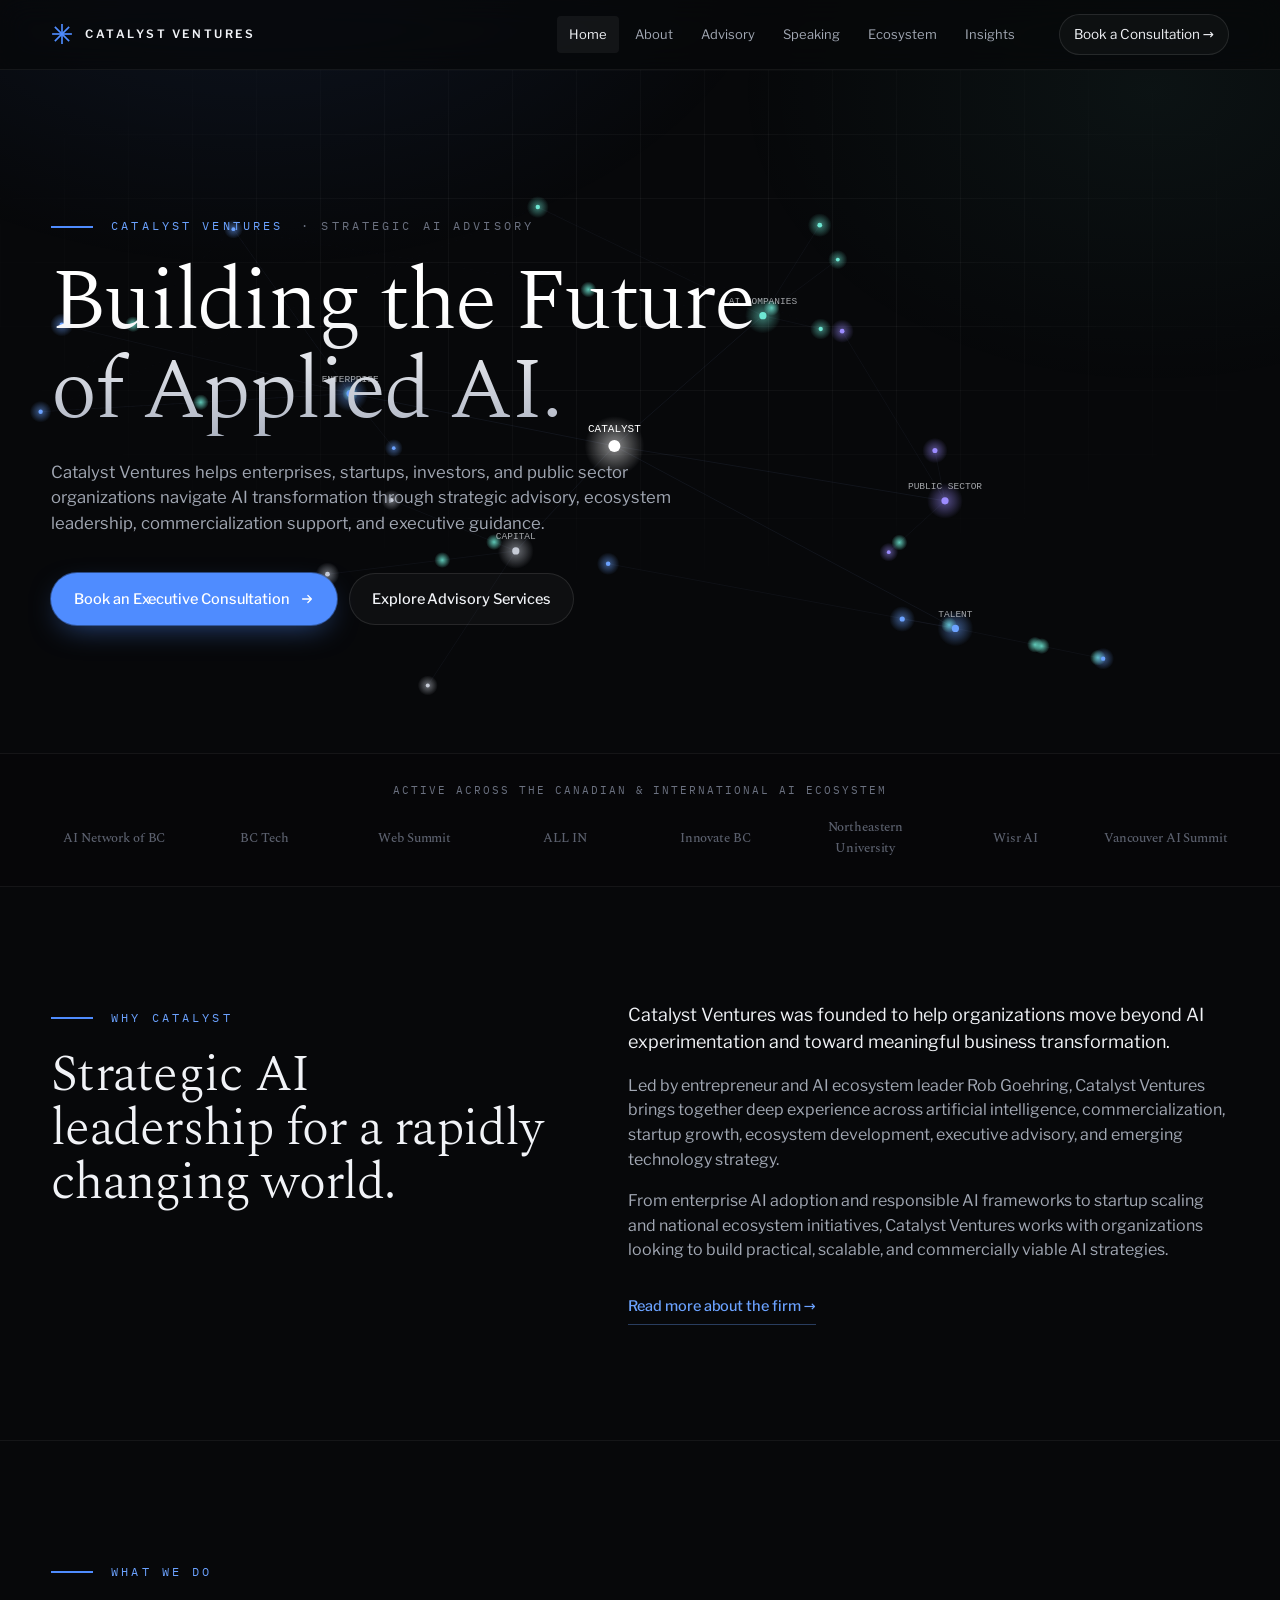
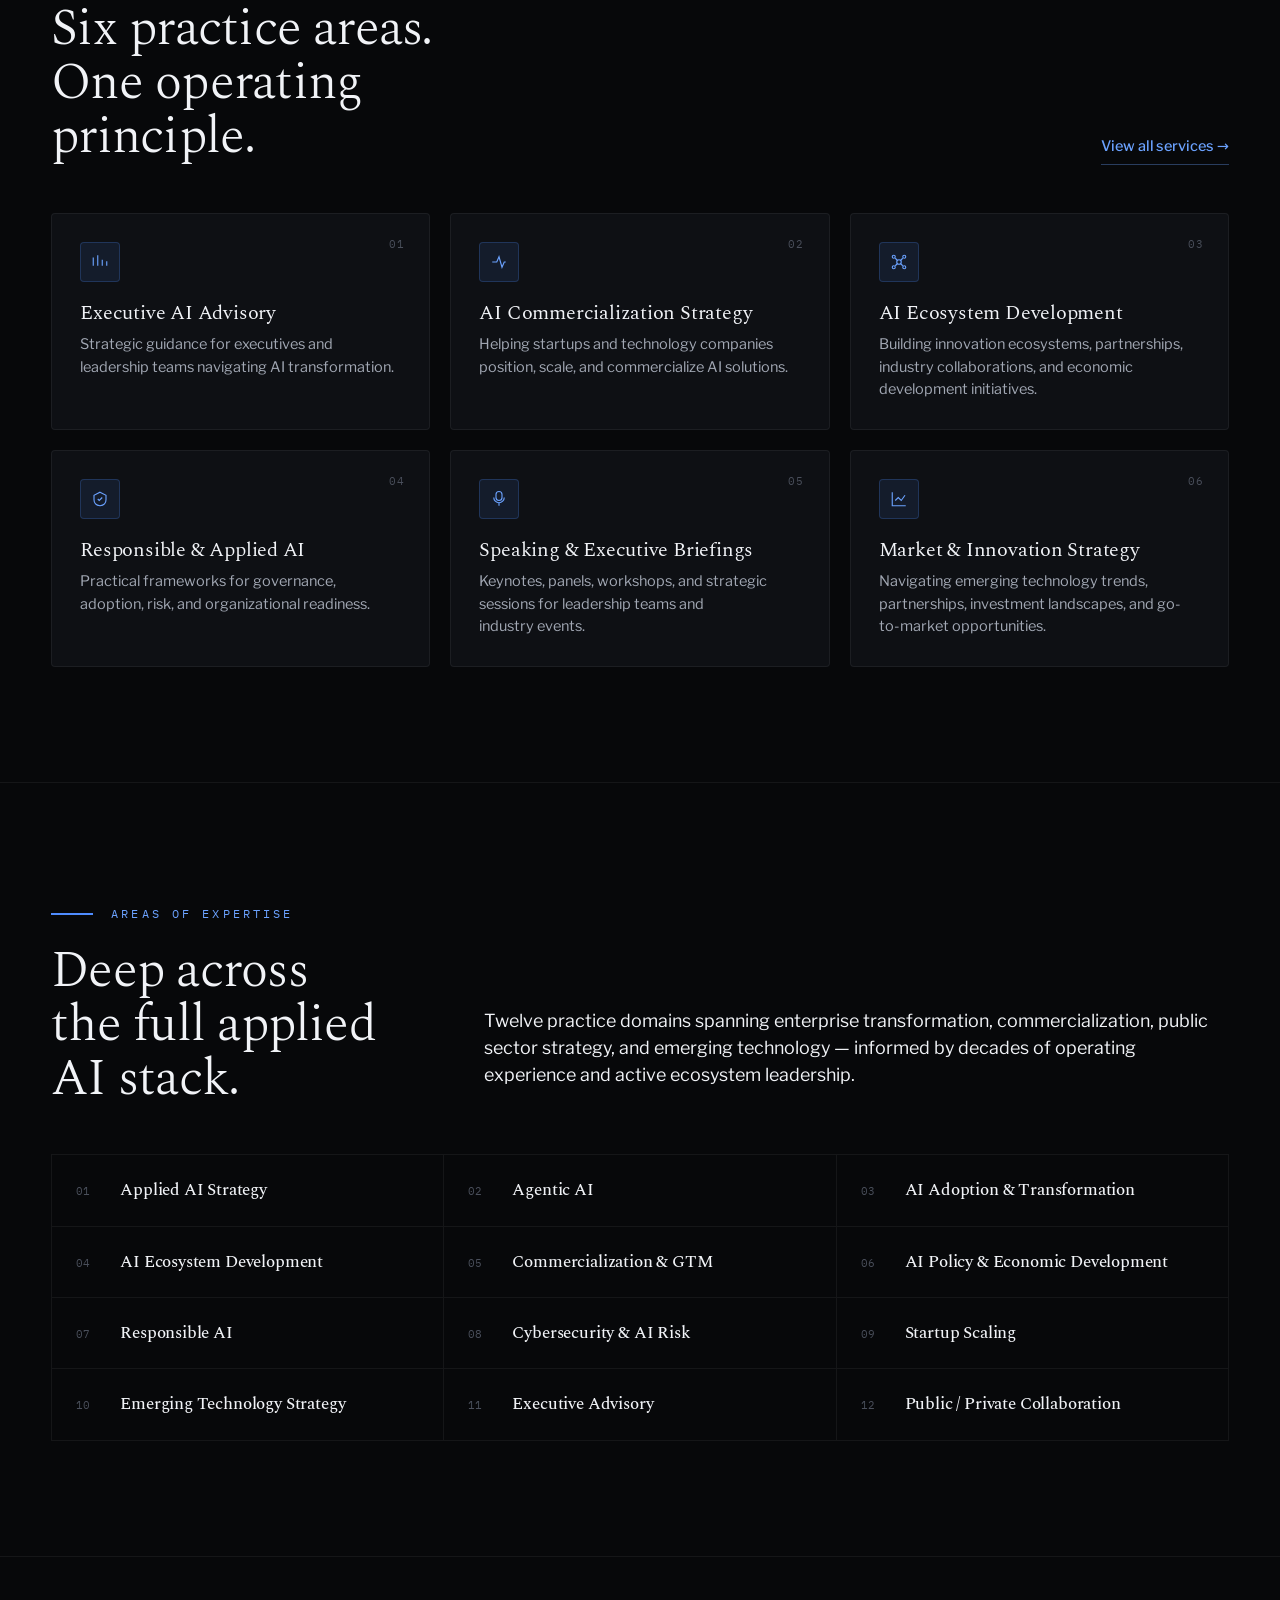
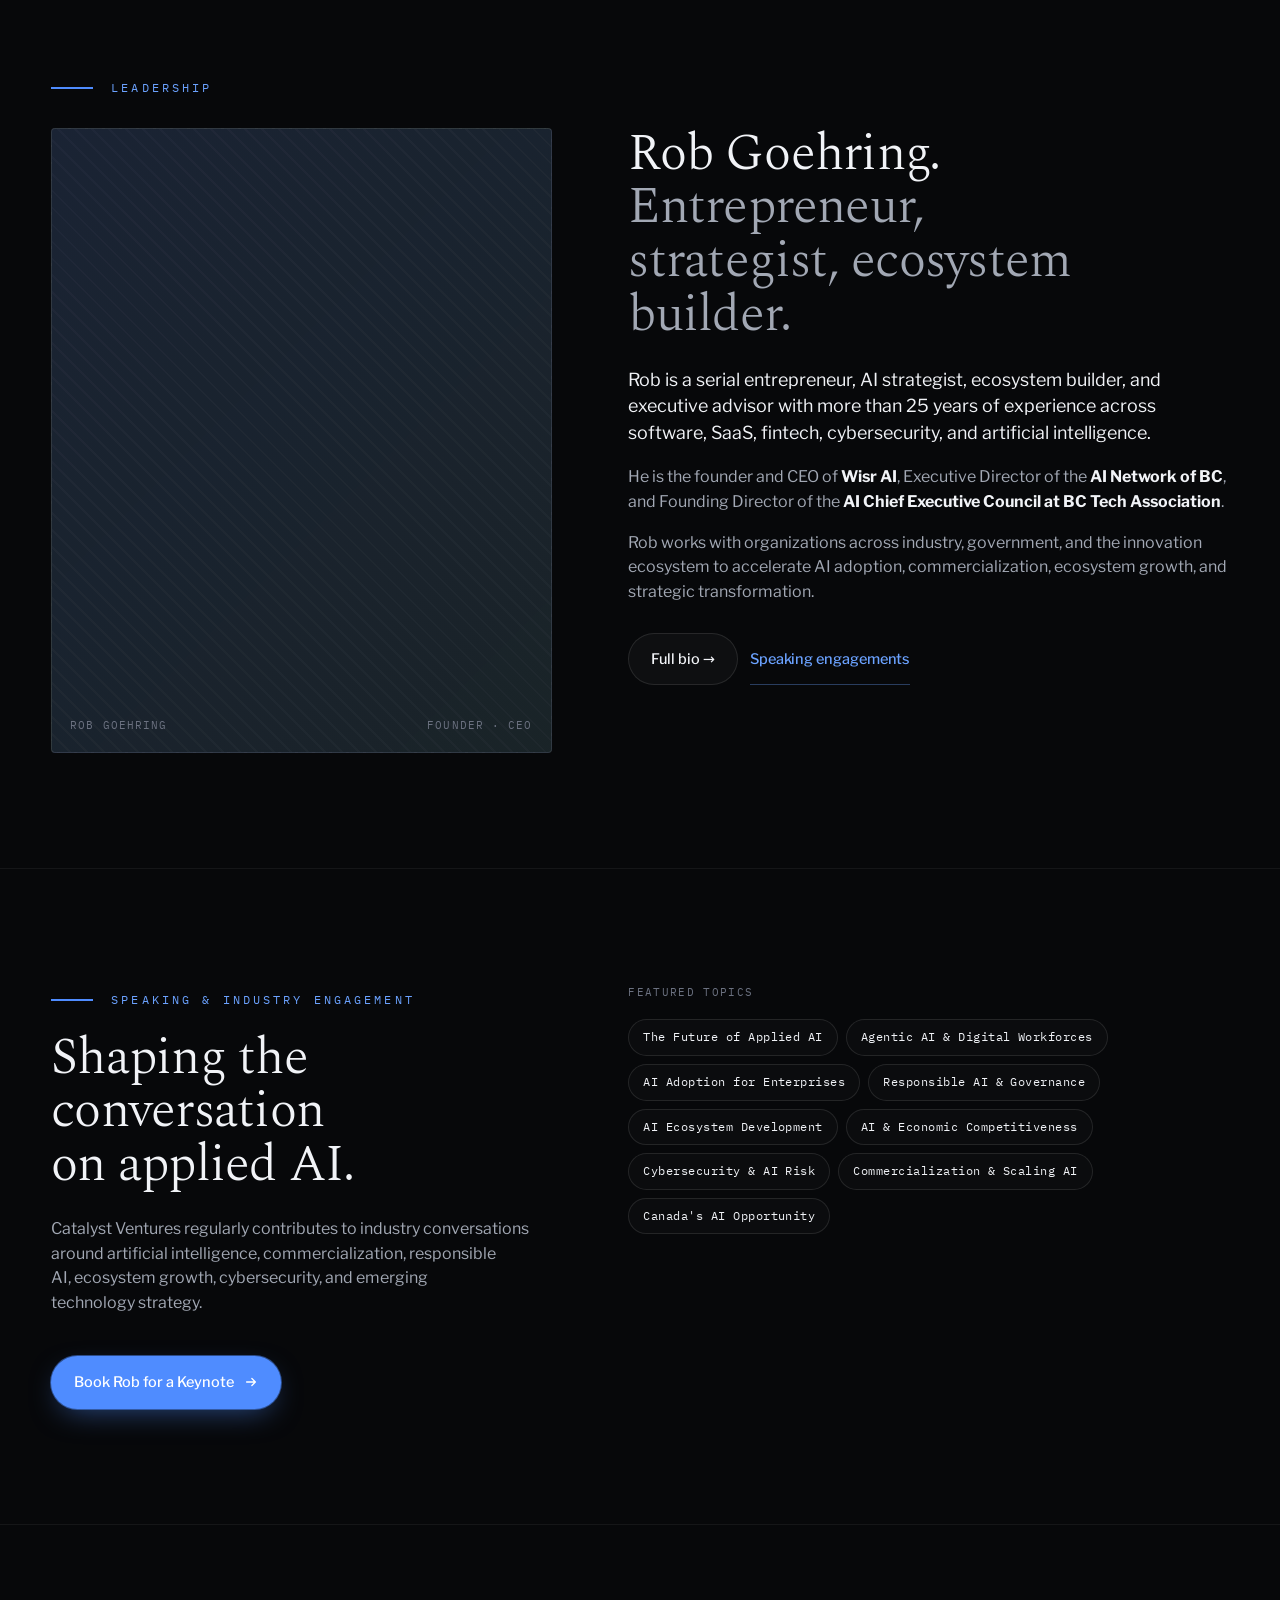
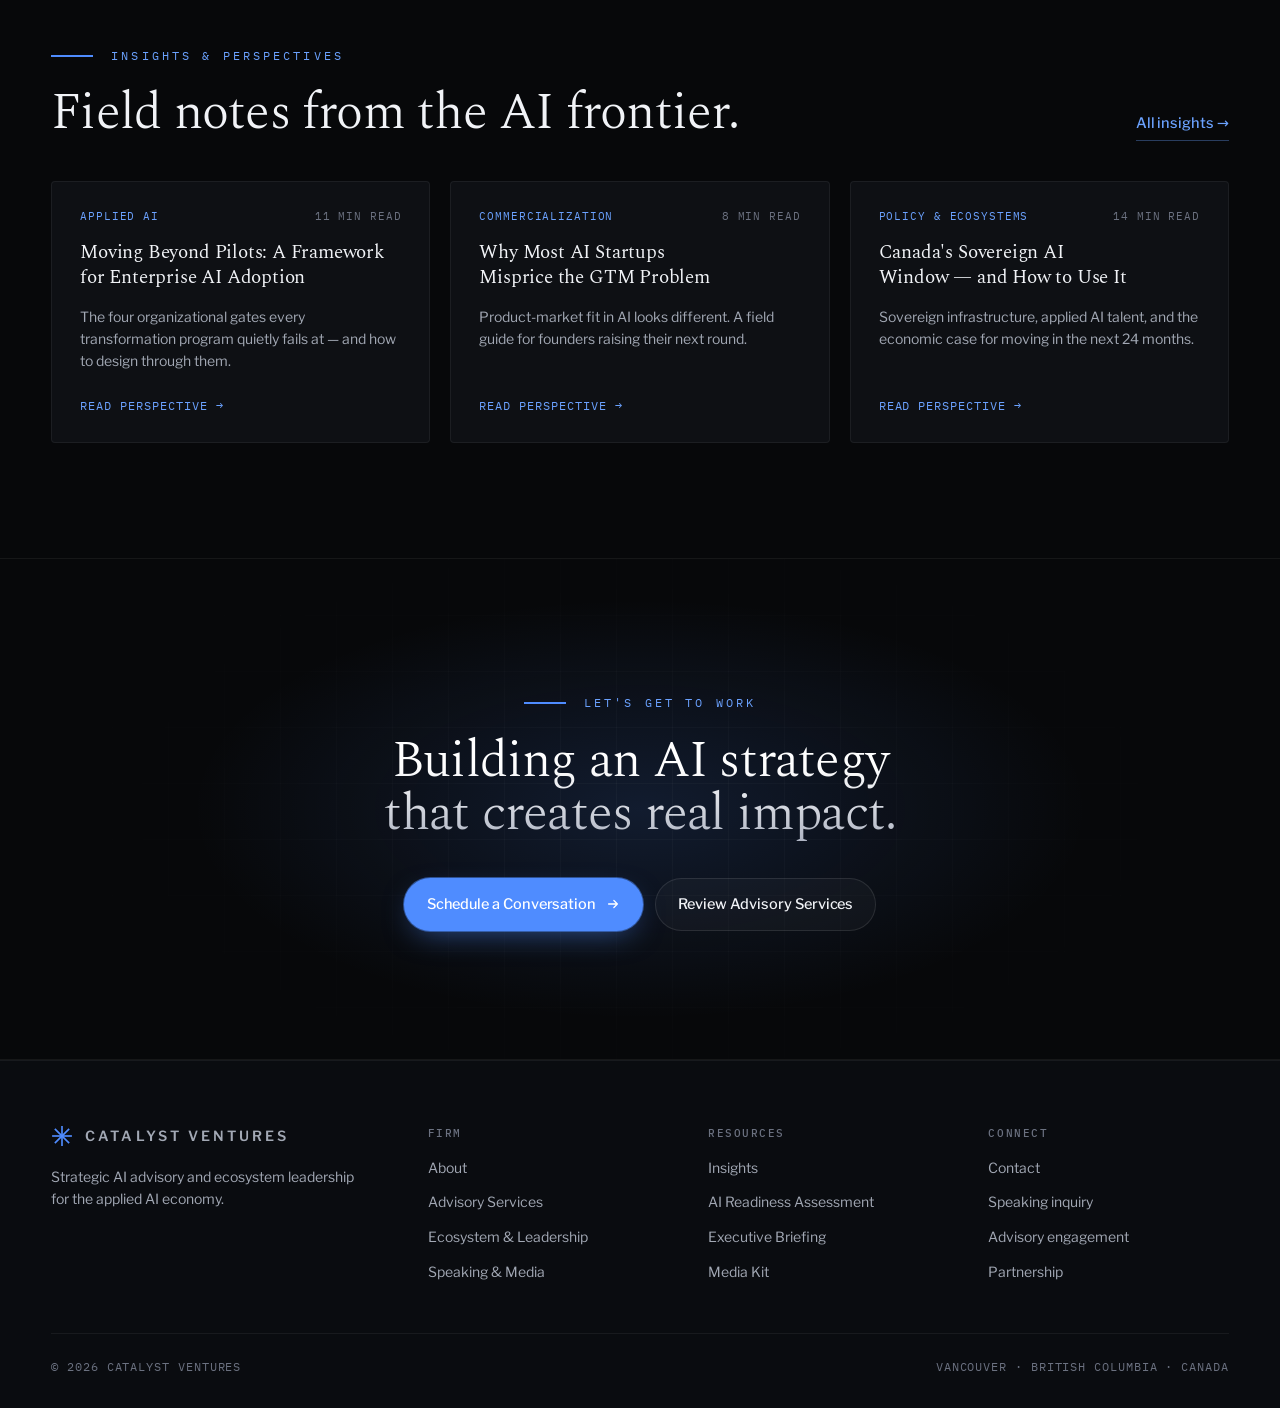
<file: index.html>
<!doctype html>
<html lang="en">
<head>
<meta charset="utf-8">
<meta name="viewport" content="width=device-width,initial-scale=1">
<title>Catalyst Ventures — Building the Future of Applied AI</title>
<meta name="description" content="Catalyst Ventures helps organizations navigate AI transformation through strategic advisory, ecosystem leadership, commercialization, and executive guidance.">
<link rel="preconnect" href="https://fonts.googleapis.com">
<link rel="preconnect" href="https://fonts.gstatic.com" crossorigin>
<link href="https://fonts.googleapis.com/css2?family=Spectral:ital,wght@0,300;0,400;0,500;0,600;1,300;1,400;1,500&family=Libre+Franklin:wght@300;400;500;600;700&family=IBM+Plex+Mono:wght@400;500&display=swap" rel="stylesheet">
<link rel="stylesheet" href="styles.css">
</head>
<body>

<!-- ===== NAV ===== -->
<header class="nav" data-screen-label="Home Nav">
  <div class="nav__inner">
    <a class="brand" href="index.html">
      <span class="brand__mark">
        <svg viewBox="0 0 20 20" fill="none" xmlns="http://www.w3.org/2000/svg"><line x1="10" y1="1" x2="10" y2="19" stroke="#4f8cff" stroke-width="1.5"/><line x1="1" y1="10" x2="19" y2="10" stroke="#4f8cff" stroke-width="1.5"/><line x1="3.5" y1="3.5" x2="16.5" y2="16.5" stroke="#4f8cff" stroke-width="1.5"/><line x1="16.5" y1="3.5" x2="3.5" y2="16.5" stroke="#4f8cff" stroke-width="1.5"/></svg>
      </span>
      <span>Catalyst Ventures</span>
    </a>
    <nav class="nav__links">
      <a href="index.html" class="is-active">Home</a>
      <a href="about.html">About</a>
      <a href="advisory.html">Advisory</a>
      <a href="speaking.html">Speaking</a>
      <a href="ecosystem.html">Ecosystem</a>
      <a href="insights.html">Insights</a>
    </nav>
    <a class="nav__cta" href="contact.html">Book a Consultation →</a>
    <button class="nav__menu-btn" data-nav-toggle aria-label="Menu">
      <svg width="18" height="14" viewBox="0 0 18 14" fill="none"><path d="M0 1h18M0 7h18M0 13h18" stroke="currentColor" stroke-width="1.5"/></svg>
    </button>
  </div>
</header>

<main>

<!-- ===== HERO ===== -->
<section class="hero" data-screen-label="01 Hero">
  <div class="hero__grid" aria-hidden="true"></div>
  <canvas class="hero__network" id="hero-network" aria-hidden="true"></canvas>
  <div class="container hero__inner">
    <p class="eyebrow">CATALYST VENTURES <span class="dim">· Strategic AI Advisory</span></p>
    <h1 class="hero__title grad-text">Building the Future<br>of Applied&nbsp;AI.</h1>
    <p class="hero__sub">
      Catalyst Ventures helps enterprises, startups, investors, and public sector
      organizations navigate AI transformation through strategic advisory, ecosystem
      leadership, commercialization support, and executive guidance.
    </p>
    <div class="hero__ctas">
      <a class="btn btn--primary" href="contact.html">
        Book an Executive Consultation
        <svg viewBox="0 0 16 16" fill="none"><path d="M3 8h10m-4-4 4 4-4 4" stroke="currentColor" stroke-width="1.5" stroke-linecap="round" stroke-linejoin="round"/></svg>
      </a>
      <a class="btn btn--ghost" href="advisory.html">Explore Advisory Services</a>
    </div>
  </div>
</section>

<!-- ===== TRUST BAR ===== -->
<section class="trust" data-screen-label="02 Trust">
  <div class="container">
    <p class="trust__label">Active across the Canadian &amp; international AI ecosystem</p>
    <div class="trust__row">
      <div class="trust__item">AI Network of BC</div>
      <div class="trust__item">BC Tech</div>
      <div class="trust__item">Web Summit</div>
      <div class="trust__item">ALL IN</div>
      <div class="trust__item">Innovate BC</div>
      <div class="trust__item">Northeastern University</div>
      <div class="trust__item">Wisr AI</div>
      <div class="trust__item">Vancouver AI Summit</div>
    </div>
  </div>
</section>

<!-- ===== INTRO ===== -->
<section class="section" data-screen-label="03 Intro">
  <div class="container split">
    <div>
      <p class="eyebrow">Why Catalyst</p>
      <h2>Strategic AI leadership for a rapidly changing world.</h2>
    </div>
    <div>
      <p class="lead">
        Catalyst Ventures was founded to help organizations move beyond AI experimentation
        and toward meaningful business transformation.
      </p>
      <p>
        Led by entrepreneur and AI ecosystem leader Rob Goehring, Catalyst Ventures brings
        together deep experience across artificial intelligence, commercialization, startup
        growth, ecosystem development, executive advisory, and emerging technology strategy.
      </p>
      <p>
        From enterprise AI adoption and responsible AI frameworks to startup scaling and
        national ecosystem initiatives, Catalyst Ventures works with organizations looking
        to build practical, scalable, and commercially viable AI strategies.
      </p>
      <a class="btn btn--link" href="about.html" style="margin-top: 10px;">Read more about the firm →</a>
    </div>
  </div>
</section>

<!-- ===== SERVICES ===== -->
<section class="section section--bordered" data-screen-label="04 Services">
  <div class="container">
    <div style="display: flex; justify-content: space-between; align-items: end; flex-wrap: wrap; gap: 24px; margin-bottom: 48px;">
      <div>
        <p class="eyebrow">What we do</p>
        <h2 style="max-width: 16ch;">Six practice areas. One operating principle.</h2>
      </div>
      <a class="btn btn--link" href="advisory.html">View all services →</a>
    </div>

    <div class="grid grid--3">
      <article class="card">
        <span class="card__num">01</span>
        <span class="card__icon">
          <svg viewBox="0 0 24 24" fill="none" stroke="currentColor" stroke-width="1.5"><path d="M3 17V6m6 11V3m6 14v-8m6 8v-6"/></svg>
        </span>
        <h3>Executive AI Advisory</h3>
        <p>Strategic guidance for executives and leadership teams navigating AI transformation.</p>
      </article>

      <article class="card">
        <span class="card__num">02</span>
        <span class="card__icon">
          <svg viewBox="0 0 24 24" fill="none" stroke="currentColor" stroke-width="1.5"><path d="M3 12h6l3-7 4 14 3-7h2"/></svg>
        </span>
        <h3>AI Commercialization Strategy</h3>
        <p>Helping startups and technology companies position, scale, and commercialize AI solutions.</p>
      </article>

      <article class="card">
        <span class="card__num">03</span>
        <span class="card__icon">
          <svg viewBox="0 0 24 24" fill="none" stroke="currentColor" stroke-width="1.5"><circle cx="12" cy="12" r="3"/><circle cx="5" cy="5" r="2"/><circle cx="19" cy="5" r="2"/><circle cx="5" cy="19" r="2"/><circle cx="19" cy="19" r="2"/><path d="M7 7l3 3m7-3-3 3m-7 7 3-3m4 0 3 3"/></svg>
        </span>
        <h3>AI Ecosystem Development</h3>
        <p>Building innovation ecosystems, partnerships, industry collaborations, and economic development initiatives.</p>
      </article>

      <article class="card">
        <span class="card__num">04</span>
        <span class="card__icon">
          <svg viewBox="0 0 24 24" fill="none" stroke="currentColor" stroke-width="1.5"><path d="M12 3l8 4v6c0 4.5-3.5 7.5-8 8-4.5-.5-8-3.5-8-8V7l8-4z"/><path d="M9 12l2 2 4-4"/></svg>
        </span>
        <h3>Responsible &amp; Applied AI</h3>
        <p>Practical frameworks for governance, adoption, risk, and organizational readiness.</p>
      </article>

      <article class="card">
        <span class="card__num">05</span>
        <span class="card__icon">
          <svg viewBox="0 0 24 24" fill="none" stroke="currentColor" stroke-width="1.5"><path d="M12 14a4 4 0 0 0 4-4V6a4 4 0 1 0-8 0v4a4 4 0 0 0 4 4z"/><path d="M19 10a7 7 0 0 1-14 0M12 17v4"/></svg>
        </span>
        <h3>Speaking &amp; Executive Briefings</h3>
        <p>Keynotes, panels, workshops, and strategic sessions for leadership teams and industry events.</p>
      </article>

      <article class="card">
        <span class="card__num">06</span>
        <span class="card__icon">
          <svg viewBox="0 0 24 24" fill="none" stroke="currentColor" stroke-width="1.5"><path d="M3 3v18h18"/><path d="M7 14l4-4 4 4 5-7"/></svg>
        </span>
        <h3>Market &amp; Innovation Strategy</h3>
        <p>Navigating emerging technology trends, partnerships, investment landscapes, and go-to-market opportunities.</p>
      </article>
    </div>
  </div>
</section>

<!-- ===== EXPERTISE ===== -->
<section class="section section--bordered" data-screen-label="05 Expertise">
  <div class="container">
    <div style="display: grid; grid-template-columns: 1fr 2fr; gap: 60px; margin-bottom: 48px;">
      <div>
        <p class="eyebrow">Areas of Expertise</p>
        <h2>Deep across the full applied AI stack.</h2>
      </div>
      <p class="lead" style="align-self: end;">
        Twelve practice domains spanning enterprise transformation, commercialization,
        public sector strategy, and emerging technology — informed by decades of
        operating experience and active ecosystem leadership.
      </p>
    </div>

    <div class="expertise">
      <div class="expertise__item"><span class="expertise__num">01</span><span class="expertise__name">Applied AI Strategy</span></div>
      <div class="expertise__item"><span class="expertise__num">02</span><span class="expertise__name">Agentic AI</span></div>
      <div class="expertise__item"><span class="expertise__num">03</span><span class="expertise__name">AI Adoption &amp; Transformation</span></div>
      <div class="expertise__item"><span class="expertise__num">04</span><span class="expertise__name">AI Ecosystem Development</span></div>
      <div class="expertise__item"><span class="expertise__num">05</span><span class="expertise__name">Commercialization &amp; GTM</span></div>
      <div class="expertise__item"><span class="expertise__num">06</span><span class="expertise__name">AI Policy &amp; Economic Development</span></div>
      <div class="expertise__item"><span class="expertise__num">07</span><span class="expertise__name">Responsible AI</span></div>
      <div class="expertise__item"><span class="expertise__num">08</span><span class="expertise__name">Cybersecurity &amp; AI Risk</span></div>
      <div class="expertise__item"><span class="expertise__num">09</span><span class="expertise__name">Startup Scaling</span></div>
      <div class="expertise__item"><span class="expertise__num">10</span><span class="expertise__name">Emerging Technology Strategy</span></div>
      <div class="expertise__item"><span class="expertise__num">11</span><span class="expertise__name">Executive Advisory</span></div>
      <div class="expertise__item"><span class="expertise__num">12</span><span class="expertise__name">Public / Private Collaboration</span></div>
    </div>
  </div>
</section>

<!-- ===== LEADERSHIP ===== -->
<section class="section section--bordered" data-screen-label="06 Leadership">
  <div class="container">
    <p class="eyebrow">Leadership</p>
    <div class="split" style="margin-top: 8px;">
      <div class="portrait" aria-hidden="true">
        <div class="portrait__label">
          <span>ROB GOEHRING</span>
          <span>FOUNDER · CEO</span>
        </div>
      </div>
      <div>
        <h2 style="max-width: 18ch; margin-bottom: 24px;">Rob Goehring.<br><span style="color: var(--text-secondary);">Entrepreneur, strategist, ecosystem builder.</span></h2>
        <p class="lead">
          Rob is a serial entrepreneur, AI strategist, ecosystem builder, and executive
          advisor with more than 25 years of experience across software, SaaS, fintech,
          cybersecurity, and artificial intelligence.
        </p>
        <p>
          He is the founder and CEO of <strong style="color: var(--text-primary);">Wisr AI</strong>,
          Executive Director of the <strong style="color: var(--text-primary);">AI Network of BC</strong>,
          and Founding Director of the <strong style="color: var(--text-primary);">AI Chief Executive
          Council at BC Tech Association</strong>.
        </p>
        <p>
          Rob works with organizations across industry, government, and the innovation
          ecosystem to accelerate AI adoption, commercialization, ecosystem growth, and
          strategic transformation.
        </p>
        <div style="display: flex; gap: 12px; margin-top: 28px; flex-wrap: wrap;">
          <a class="btn btn--ghost" href="about.html">Full bio →</a>
          <a class="btn btn--link" href="speaking.html">Speaking engagements</a>
        </div>
      </div>
    </div>
  </div>
</section>

<!-- ===== SPEAKING ===== -->
<section class="section section--bordered" data-screen-label="07 Speaking">
  <div class="container split">
    <div>
      <p class="eyebrow">Speaking &amp; Industry Engagement</p>
      <h2 style="max-width: 14ch;">Shaping the conversation on applied AI.</h2>
      <p style="margin-top: 24px; max-width: 44ch;">
        Catalyst Ventures regularly contributes to industry conversations around artificial
        intelligence, commercialization, responsible AI, ecosystem growth, cybersecurity,
        and emerging technology strategy.
      </p>
      <a class="btn btn--primary" href="contact.html?type=speaking" style="margin-top: 24px;">
        Book Rob for a Keynote
        <svg viewBox="0 0 16 16" fill="none"><path d="M3 8h10m-4-4 4 4-4 4" stroke="currentColor" stroke-width="1.5" stroke-linecap="round" stroke-linejoin="round"/></svg>
      </a>
    </div>
    <div>
      <p style="font-family: var(--font-mono); font-size: 11px; letter-spacing: 0.12em; text-transform: uppercase; color: var(--text-muted); margin-bottom: 18px;">Featured Topics</p>
      <ul class="taglist">
        <li>The Future of Applied AI</li>
        <li>Agentic AI &amp; Digital Workforces</li>
        <li>AI Adoption for Enterprises</li>
        <li>Responsible AI &amp; Governance</li>
        <li>AI Ecosystem Development</li>
        <li>AI &amp; Economic Competitiveness</li>
        <li>Cybersecurity &amp; AI Risk</li>
        <li>Commercialization &amp; Scaling AI</li>
        <li>Canada's AI Opportunity</li>
      </ul>
    </div>
  </div>
</section>

<!-- ===== INSIGHTS ===== -->
<section class="section section--bordered" data-screen-label="08 Insights">
  <div class="container">
    <div style="display: flex; justify-content: space-between; align-items: end; flex-wrap: wrap; gap: 24px; margin-bottom: 40px;">
      <div>
        <p class="eyebrow">Insights &amp; Perspectives</p>
        <h2>Field notes from the AI frontier.</h2>
      </div>
      <a class="btn btn--link" href="insights.html">All insights →</a>
    </div>
    <div class="grid grid--3">
      <article class="post-card">
        <div class="post-card__meta">
          <span class="post-card__cat">Applied AI</span>
          <span>11 min read</span>
        </div>
        <h3>Moving Beyond Pilots: A Framework for Enterprise AI Adoption</h3>
        <p>The four organizational gates every transformation program quietly fails at — and how to design through them.</p>
        <span class="post-card__link">Read perspective →</span>
      </article>

      <article class="post-card">
        <div class="post-card__meta">
          <span class="post-card__cat">Commercialization</span>
          <span>8 min read</span>
        </div>
        <h3>Why Most AI Startups Misprice the GTM Problem</h3>
        <p>Product-market fit in AI looks different. A field guide for founders raising their next round.</p>
        <span class="post-card__link">Read perspective →</span>
      </article>

      <article class="post-card">
        <div class="post-card__meta">
          <span class="post-card__cat">Policy &amp; Ecosystems</span>
          <span>14 min read</span>
        </div>
        <h3>Canada's Sovereign AI Window — and How to Use It</h3>
        <p>Sovereign infrastructure, applied AI talent, and the economic case for moving in the next 24 months.</p>
        <span class="post-card__link">Read perspective →</span>
      </article>
    </div>
  </div>
</section>

<!-- ===== FOOTER CTA ===== -->
<section class="cta" data-screen-label="09 CTA">
  <div class="cta__inner">
    <p class="eyebrow" style="justify-content: center;">Let's get to work</p>
    <h2 class="grad-text">Building an AI strategy<br>that creates real impact.</h2>
    <div style="display: flex; gap: 12px; justify-content: center; margin-top: 36px; flex-wrap: wrap;">
      <a class="btn btn--primary" href="contact.html">
        Schedule a Conversation
        <svg viewBox="0 0 16 16" fill="none"><path d="M3 8h10m-4-4 4 4-4 4" stroke="currentColor" stroke-width="1.5" stroke-linecap="round" stroke-linejoin="round"/></svg>
      </a>
      <a class="btn btn--ghost" href="advisory.html">Review Advisory Services</a>
    </div>
  </div>
</section>

</main>

<!-- ===== FOOTER ===== -->
<footer class="footer">
  <div class="footer__inner">
    <div class="footer__top">
      <div class="footer__brand footer__col">
        <a class="brand" href="index.html">
          <span class="brand__mark">
            <svg viewBox="0 0 20 20" fill="none" xmlns="http://www.w3.org/2000/svg"><line x1="10" y1="1" x2="10" y2="19" stroke="#4f8cff" stroke-width="1.5"/><line x1="1" y1="10" x2="19" y2="10" stroke="#4f8cff" stroke-width="1.5"/><line x1="3.5" y1="3.5" x2="16.5" y2="16.5" stroke="#4f8cff" stroke-width="1.5"/><line x1="16.5" y1="3.5" x2="3.5" y2="16.5" stroke="#4f8cff" stroke-width="1.5"/></svg>
          </span>
          <span>Catalyst Ventures</span>
        </a>
        <p>Strategic AI advisory and ecosystem leadership for the applied AI economy.</p>
      </div>
      <div class="footer__col">
        <h4>Firm</h4>
        <ul>
          <li><a href="about.html">About</a></li>
          <li><a href="advisory.html">Advisory Services</a></li>
          <li><a href="ecosystem.html">Ecosystem &amp; Leadership</a></li>
          <li><a href="speaking.html">Speaking &amp; Media</a></li>
        </ul>
      </div>
      <div class="footer__col">
        <h4>Resources</h4>
        <ul>
          <li><a href="insights.html">Insights</a></li>
          <li><a href="insights.html#assessment">AI Readiness Assessment</a></li>
          <li><a href="insights.html#briefing">Executive Briefing</a></li>
          <li><a href="insights.html#media">Media Kit</a></li>
        </ul>
      </div>
      <div class="footer__col">
        <h4>Connect</h4>
        <ul>
          <li><a href="contact.html">Contact</a></li>
          <li><a href="contact.html?type=speaking">Speaking inquiry</a></li>
          <li><a href="contact.html?type=advisory">Advisory engagement</a></li>
          <li><a href="contact.html?type=partnership">Partnership</a></li>
        </ul>
      </div>
    </div>
    <div class="footer__bottom">
      <span>© 2026 Catalyst Ventures</span>
      <span>Vancouver · British Columbia · Canada</span>
    </div>
  </div>
</footer>

<script src="app.js"></script>
<script>
  initNetwork('hero-network');
</script>

</body>
</html>
</file>
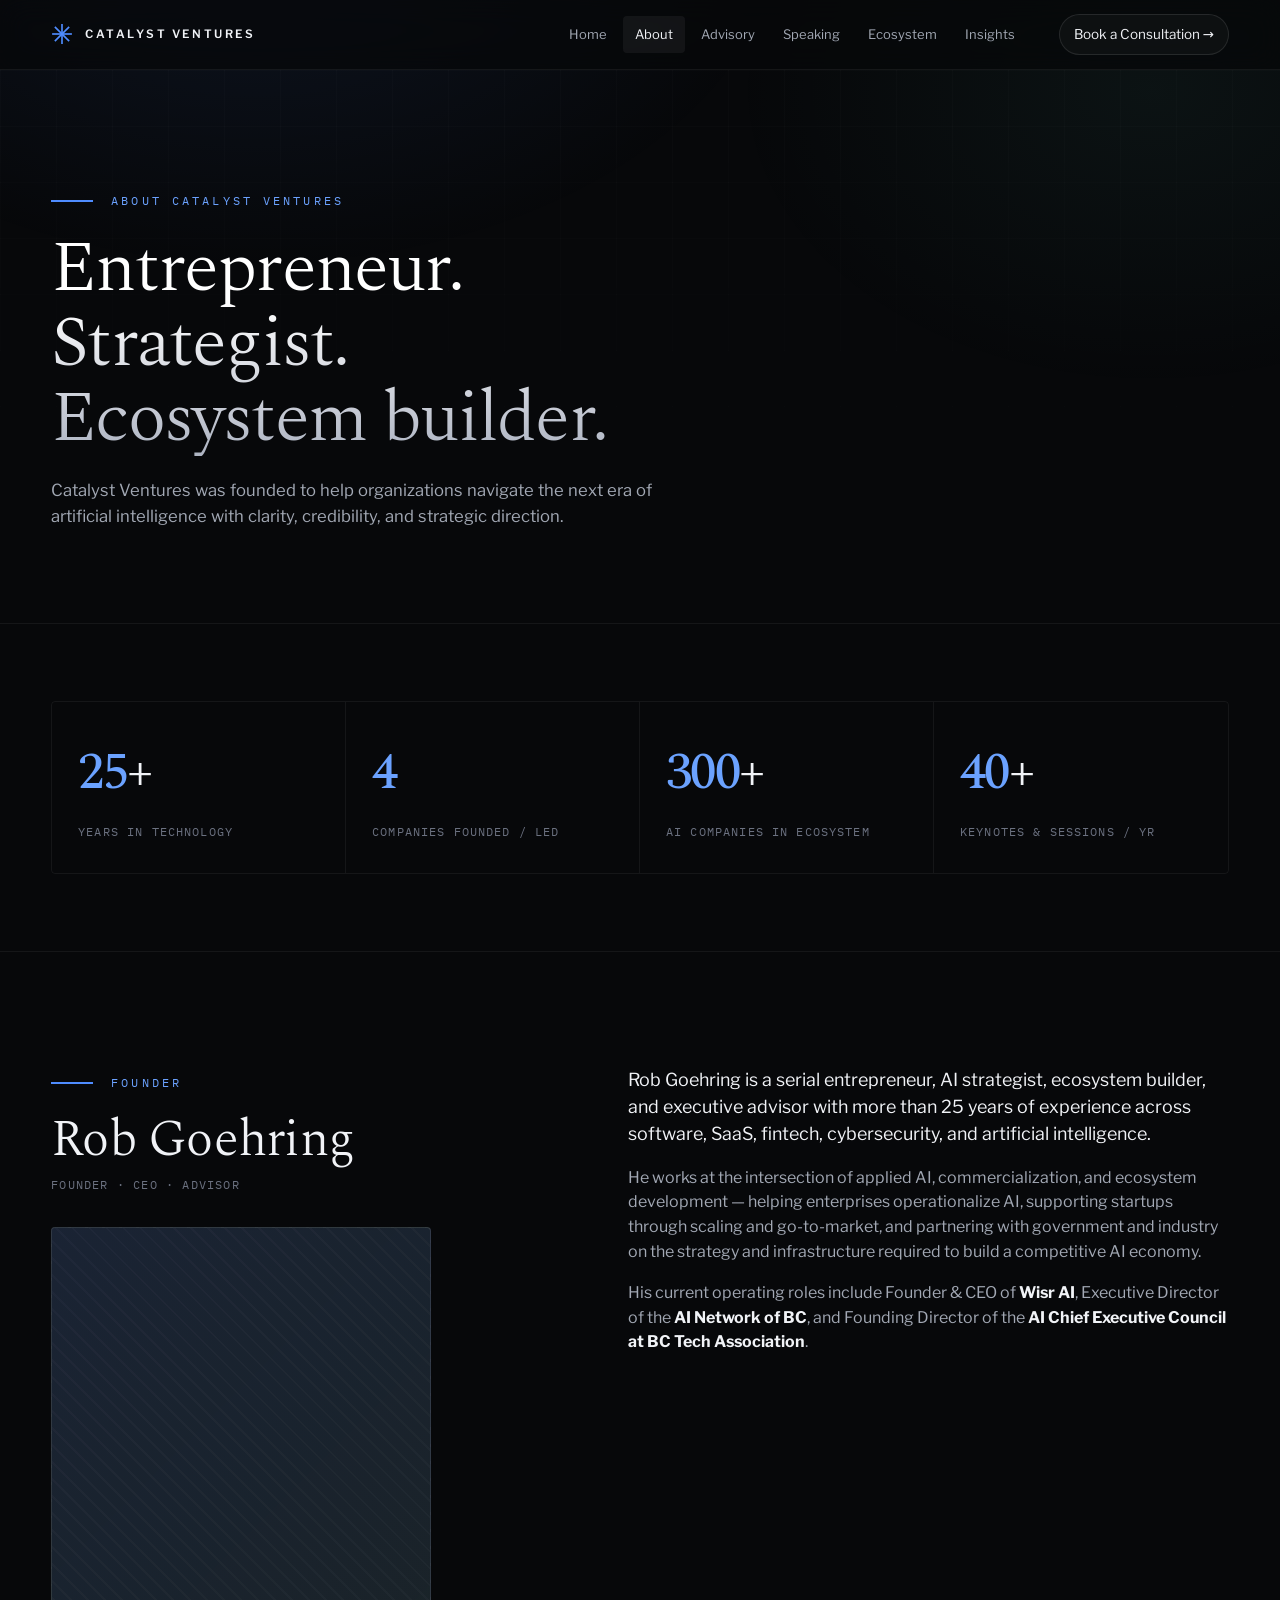
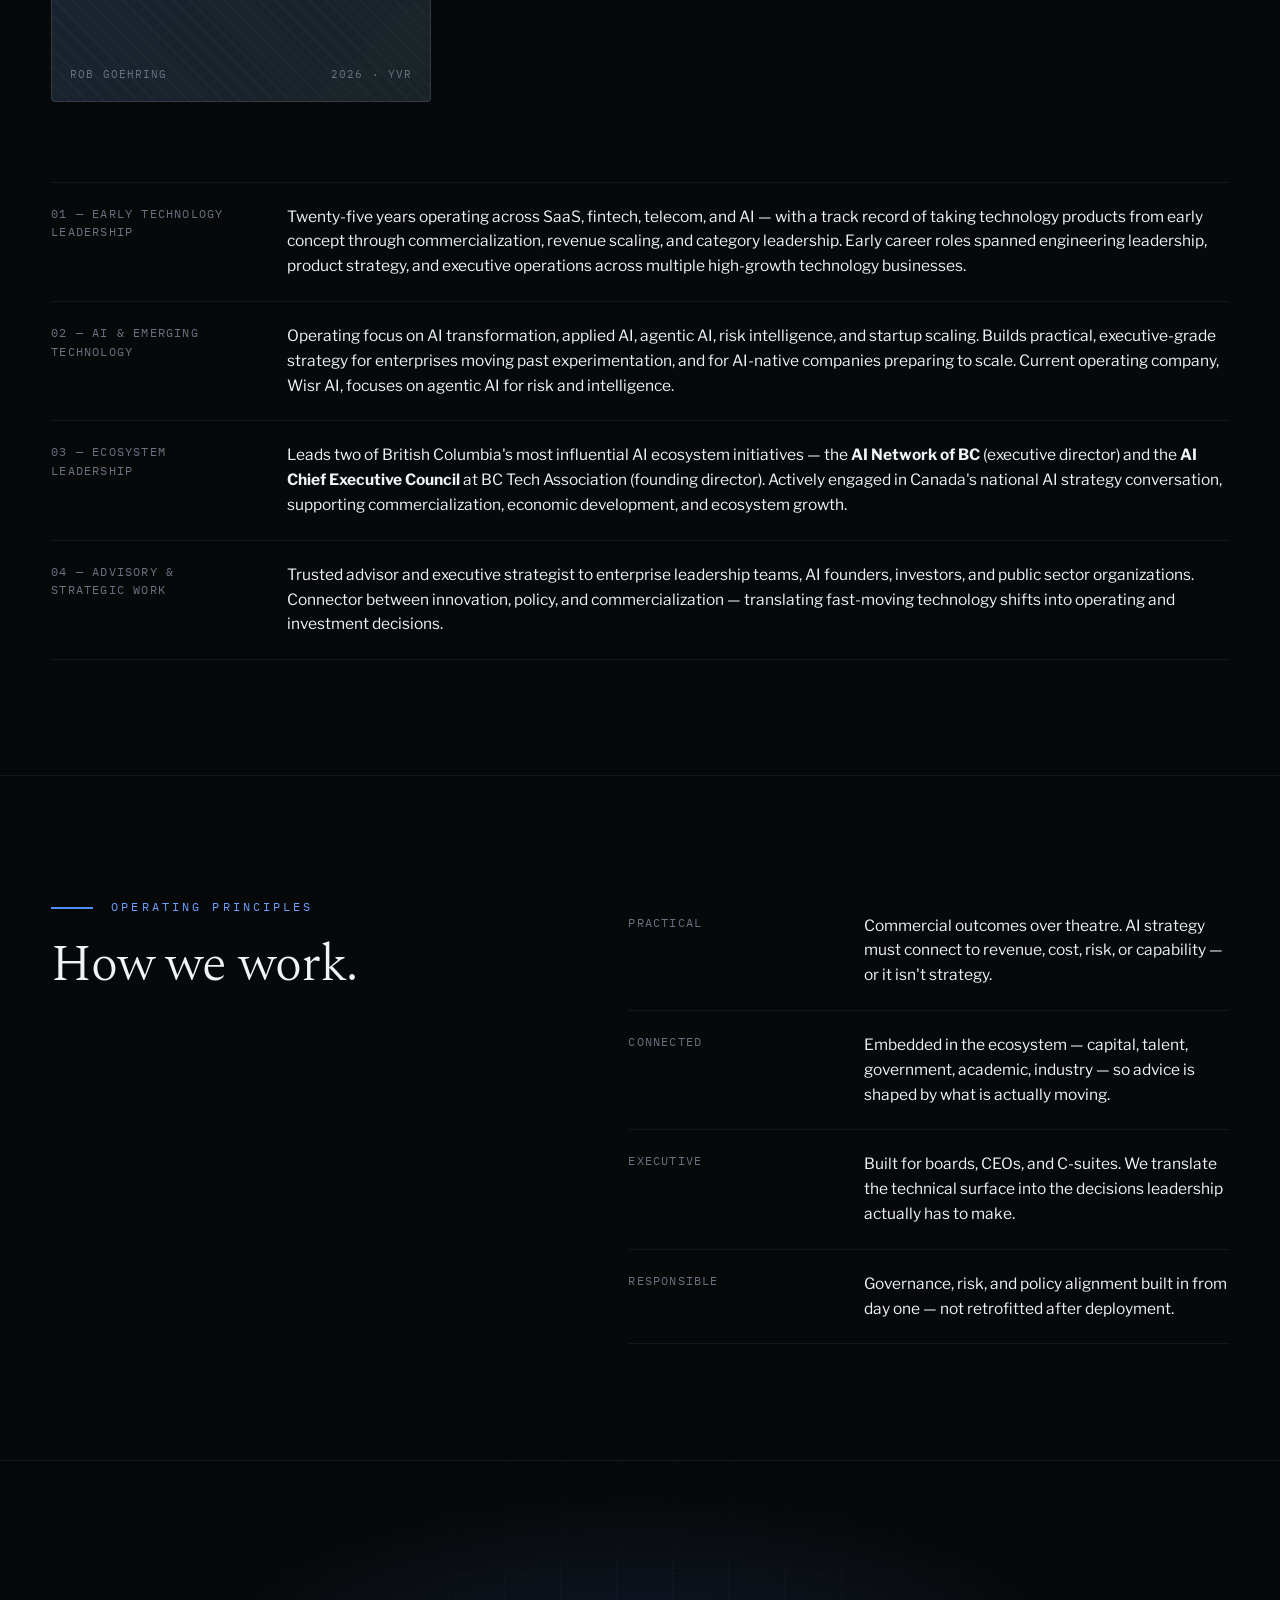
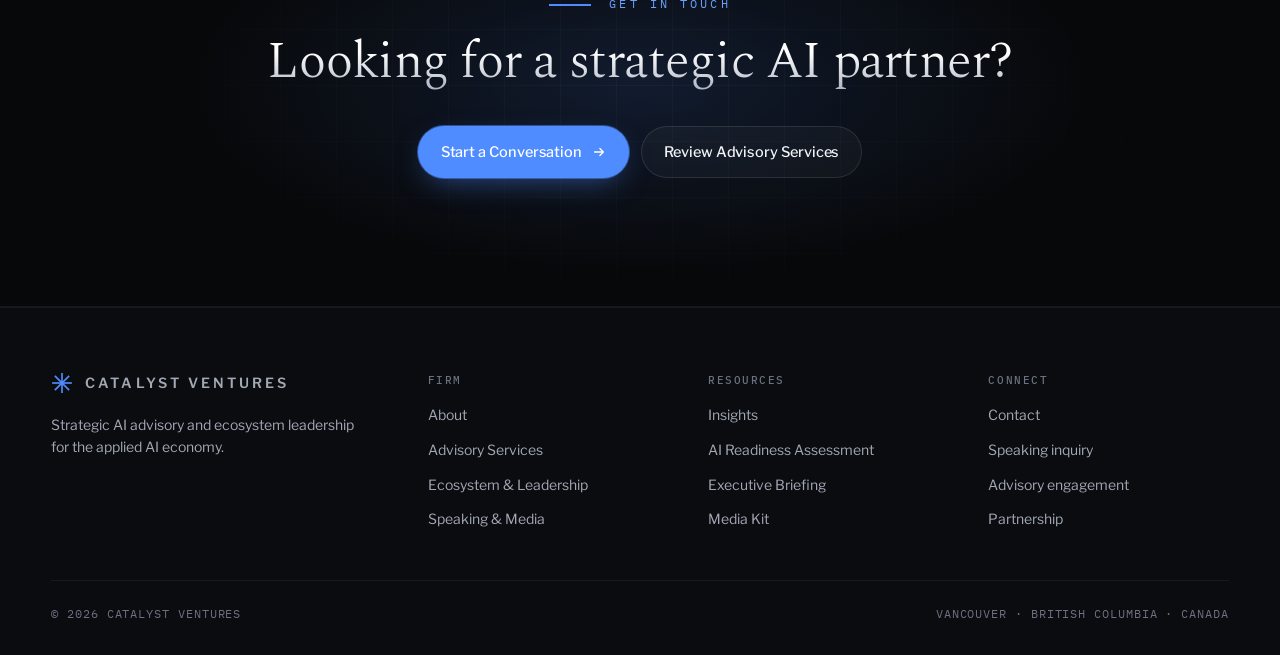
<file: about.html>
<!doctype html>
<html lang="en">
<head>
<meta charset="utf-8">
<meta name="viewport" content="width=device-width,initial-scale=1">
<title>About — Catalyst Ventures</title>
<meta name="description" content="Catalyst Ventures was founded to help organizations navigate the next era of artificial intelligence with clarity, credibility, and strategic direction.">
<link rel="preconnect" href="https://fonts.googleapis.com">
<link rel="preconnect" href="https://fonts.gstatic.com" crossorigin>
<link href="https://fonts.googleapis.com/css2?family=Spectral:ital,wght@0,300;0,400;0,500;0,600;1,300;1,400;1,500&family=Libre+Franklin:wght@300;400;500;600;700&family=IBM+Plex+Mono:wght@400;500&display=swap" rel="stylesheet">
<link rel="stylesheet" href="styles.css">
</head>
<body>

<header class="nav">
  <div class="nav__inner">
    <a class="brand" href="index.html">
      <span class="brand__mark">
        <svg viewBox="0 0 20 20" fill="none" xmlns="http://www.w3.org/2000/svg"><line x1="10" y1="1" x2="10" y2="19" stroke="#4f8cff" stroke-width="1.5"/><line x1="1" y1="10" x2="19" y2="10" stroke="#4f8cff" stroke-width="1.5"/><line x1="3.5" y1="3.5" x2="16.5" y2="16.5" stroke="#4f8cff" stroke-width="1.5"/><line x1="16.5" y1="3.5" x2="3.5" y2="16.5" stroke="#4f8cff" stroke-width="1.5"/></svg>
      </span>
      <span>Catalyst Ventures</span>
    </a>
    <nav class="nav__links">
      <a href="index.html">Home</a>
      <a href="about.html" class="is-active">About</a>
      <a href="advisory.html">Advisory</a>
      <a href="speaking.html">Speaking</a>
      <a href="ecosystem.html">Ecosystem</a>
      <a href="insights.html">Insights</a>
    </nav>
    <a class="nav__cta" href="contact.html">Book a Consultation →</a>
    <button class="nav__menu-btn" data-nav-toggle aria-label="Menu">
      <svg width="18" height="14" viewBox="0 0 18 14" fill="none"><path d="M0 1h18M0 7h18M0 13h18" stroke="currentColor" stroke-width="1.5"/></svg>
    </button>
  </div>
</header>

<main>

<!-- HERO -->
<section class="page-hero" data-screen-label="01 About Hero">
  <div class="container" style="position: relative; z-index: 1;">
    <p class="eyebrow">About Catalyst Ventures</p>
    <h1 class="page-hero__title grad-text">Entrepreneur. Strategist.<br>Ecosystem builder.</h1>
    <p class="page-hero__sub">
      Catalyst Ventures was founded to help organizations navigate the next era of
      artificial intelligence with clarity, credibility, and strategic direction.
    </p>
  </div>
</section>

<!-- STATS -->
<section class="section section--tight">
  <div class="container">
    <div class="stats">
      <div class="stats__item">
        <div class="stats__num"><span>25</span>+</div>
        <div class="stats__label">Years in technology</div>
      </div>
      <div class="stats__item">
        <div class="stats__num"><span>4</span></div>
        <div class="stats__label">Companies founded / led</div>
      </div>
      <div class="stats__item">
        <div class="stats__num"><span>300</span>+</div>
        <div class="stats__label">AI companies in ecosystem</div>
      </div>
      <div class="stats__item">
        <div class="stats__num"><span>40</span>+</div>
        <div class="stats__label">Keynotes &amp; sessions / yr</div>
      </div>
    </div>
  </div>
</section>

<!-- LONG BIO -->
<section class="section section--bordered" data-screen-label="02 Bio">
  <div class="container">
    <div class="split" style="margin-bottom: 80px;">
      <div>
        <p class="eyebrow">Founder</p>
        <h2 style="max-width: 16ch;">Rob Goehring</h2>
        <p class="mono" style="font-size: 12px; letter-spacing: 0.1em; color: var(--text-muted); margin-top: 8px;">FOUNDER · CEO · ADVISOR</p>
        <div class="portrait" style="margin-top: 32px; max-width: 380px;">
          <div class="portrait__label">
            <span>ROB GOEHRING</span>
            <span>2026 · YVR</span>
          </div>
        </div>
      </div>
      <div>
        <p class="lead">
          Rob Goehring is a serial entrepreneur, AI strategist, ecosystem builder, and
          executive advisor with more than 25 years of experience across software, SaaS,
          fintech, cybersecurity, and artificial intelligence.
        </p>
        <p>
          He works at the intersection of applied AI, commercialization, and ecosystem
          development — helping enterprises operationalize AI, supporting startups
          through scaling and go-to-market, and partnering with government and industry
          on the strategy and infrastructure required to build a competitive AI economy.
        </p>
        <p>
          His current operating roles include Founder &amp; CEO of <strong style="color: var(--text-primary);">Wisr AI</strong>,
          Executive Director of the <strong style="color: var(--text-primary);">AI Network of BC</strong>,
          and Founding Director of the <strong style="color: var(--text-primary);">AI Chief Executive Council
          at BC Tech Association</strong>.
        </p>
      </div>
    </div>

    <!-- Sections of bio -->
    <div class="kv-row">
      <div class="kv-row__label">01 — Early Technology Leadership</div>
      <div class="kv-row__value">
        Twenty-five years operating across SaaS, fintech, telecom, and AI — with a track
        record of taking technology products from early concept through commercialization,
        revenue scaling, and category leadership. Early career roles spanned engineering
        leadership, product strategy, and executive operations across multiple high-growth
        technology businesses.
      </div>
    </div>
    <div class="kv-row">
      <div class="kv-row__label">02 — AI &amp; Emerging Technology</div>
      <div class="kv-row__value">
        Operating focus on AI transformation, applied AI, agentic AI, risk intelligence,
        and startup scaling. Builds practical, executive-grade strategy for enterprises
        moving past experimentation, and for AI-native companies preparing to scale.
        Current operating company, Wisr AI, focuses on agentic AI for risk and intelligence.
      </div>
    </div>
    <div class="kv-row">
      <div class="kv-row__label">03 — Ecosystem Leadership</div>
      <div class="kv-row__value">
        Leads two of British Columbia's most influential AI ecosystem initiatives — the
        <strong style="color: var(--text-primary);">AI Network of BC</strong> (executive director) and the
        <strong style="color: var(--text-primary);">AI Chief Executive Council</strong> at BC Tech Association
        (founding director). Actively engaged in Canada's national AI strategy
        conversation, supporting commercialization, economic development, and ecosystem
        growth.
      </div>
    </div>
    <div class="kv-row">
      <div class="kv-row__label">04 — Advisory &amp; Strategic Work</div>
      <div class="kv-row__value">
        Trusted advisor and executive strategist to enterprise leadership teams, AI
        founders, investors, and public sector organizations. Connector between
        innovation, policy, and commercialization — translating fast-moving technology
        shifts into operating and investment decisions.
      </div>
    </div>
  </div>
</section>

<!-- PHILOSOPHY -->
<section class="section section--bordered" data-screen-label="03 Philosophy">
  <div class="container split">
    <div>
      <p class="eyebrow">Operating principles</p>
      <h2>How we work.</h2>
    </div>
    <div class="grid" style="gap: 0;">
      <div class="kv-row" style="border-top: none;">
        <div class="kv-row__label">Practical</div>
        <div class="kv-row__value">Commercial outcomes over theatre. AI strategy must connect to revenue, cost, risk, or capability — or it isn't strategy.</div>
      </div>
      <div class="kv-row">
        <div class="kv-row__label">Connected</div>
        <div class="kv-row__value">Embedded in the ecosystem — capital, talent, government, academic, industry — so advice is shaped by what is actually moving.</div>
      </div>
      <div class="kv-row">
        <div class="kv-row__label">Executive</div>
        <div class="kv-row__value">Built for boards, CEOs, and C-suites. We translate the technical surface into the decisions leadership actually has to make.</div>
      </div>
      <div class="kv-row">
        <div class="kv-row__label">Responsible</div>
        <div class="kv-row__value">Governance, risk, and policy alignment built in from day one — not retrofitted after deployment.</div>
      </div>
    </div>
  </div>
</section>

<!-- CTA -->
<section class="cta">
  <div class="cta__inner">
    <p class="eyebrow" style="justify-content: center;">Get in touch</p>
    <h2 class="grad-text">Looking for a strategic AI partner?</h2>
    <div style="display: flex; gap: 12px; justify-content: center; margin-top: 36px; flex-wrap: wrap;">
      <a class="btn btn--primary" href="contact.html">Start a Conversation
        <svg viewBox="0 0 16 16" fill="none"><path d="M3 8h10m-4-4 4 4-4 4" stroke="currentColor" stroke-width="1.5" stroke-linecap="round" stroke-linejoin="round"/></svg>
      </a>
      <a class="btn btn--ghost" href="advisory.html">Review Advisory Services</a>
    </div>
  </div>
</section>

</main>

<footer class="footer">
  <div class="footer__inner">
    <div class="footer__top">
      <div class="footer__brand footer__col">
        <a class="brand" href="index.html">
          <span class="brand__mark"><svg viewBox="0 0 20 20" fill="none" xmlns="http://www.w3.org/2000/svg"><line x1="10" y1="1" x2="10" y2="19" stroke="#4f8cff" stroke-width="1.5"/><line x1="1" y1="10" x2="19" y2="10" stroke="#4f8cff" stroke-width="1.5"/><line x1="3.5" y1="3.5" x2="16.5" y2="16.5" stroke="#4f8cff" stroke-width="1.5"/><line x1="16.5" y1="3.5" x2="3.5" y2="16.5" stroke="#4f8cff" stroke-width="1.5"/></svg></span>
          <span>Catalyst Ventures</span>
        </a>
        <p>Strategic AI advisory and ecosystem leadership for the applied AI economy.</p>
      </div>
      <div class="footer__col"><h4>Firm</h4><ul><li><a href="about.html">About</a></li><li><a href="advisory.html">Advisory Services</a></li><li><a href="ecosystem.html">Ecosystem &amp; Leadership</a></li><li><a href="speaking.html">Speaking &amp; Media</a></li></ul></div>
      <div class="footer__col"><h4>Resources</h4><ul><li><a href="insights.html">Insights</a></li><li><a href="insights.html#assessment">AI Readiness Assessment</a></li><li><a href="insights.html#briefing">Executive Briefing</a></li><li><a href="insights.html#media">Media Kit</a></li></ul></div>
      <div class="footer__col"><h4>Connect</h4><ul><li><a href="contact.html">Contact</a></li><li><a href="contact.html?type=speaking">Speaking inquiry</a></li><li><a href="contact.html?type=advisory">Advisory engagement</a></li><li><a href="contact.html?type=partnership">Partnership</a></li></ul></div>
    </div>
    <div class="footer__bottom">
      <span>© 2026 Catalyst Ventures</span>
      <span>Vancouver · British Columbia · Canada</span>
    </div>
  </div>
</footer>

<script src="app.js"></script>
</body>
</html>
</file>
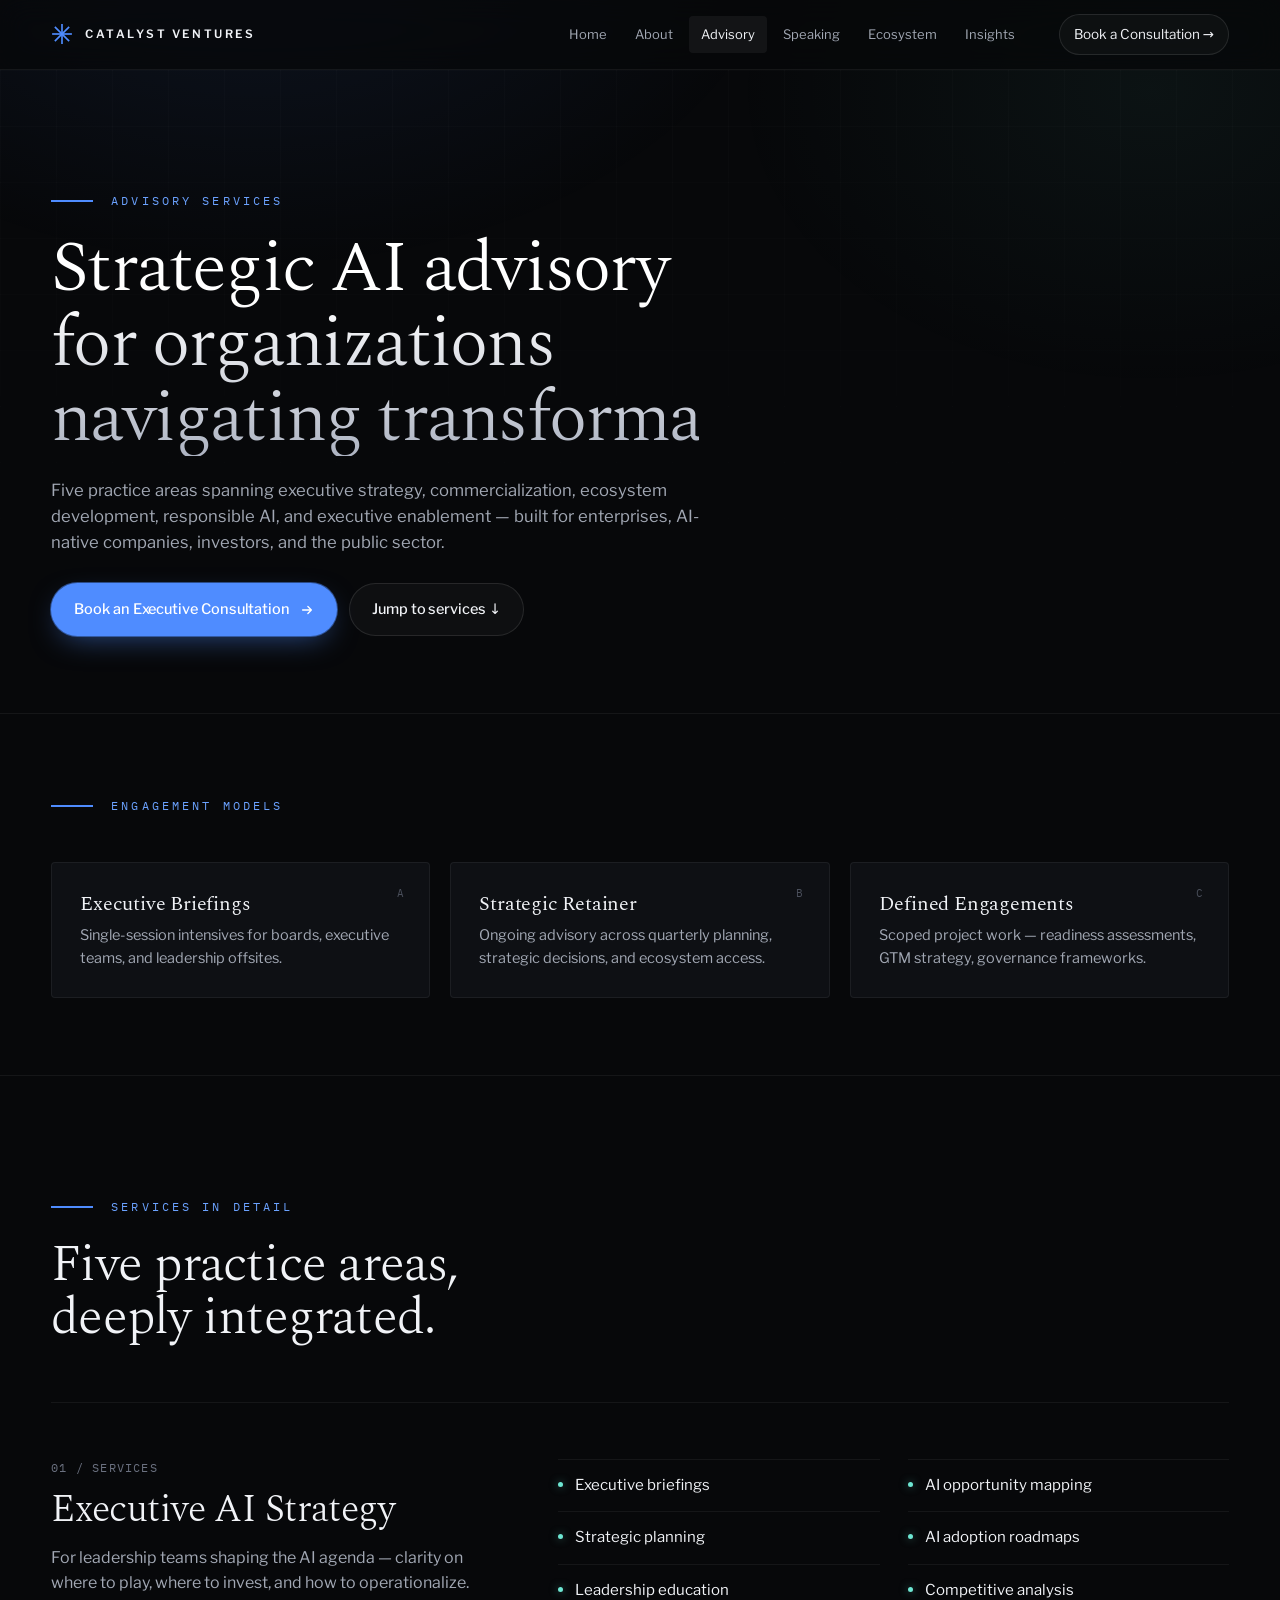
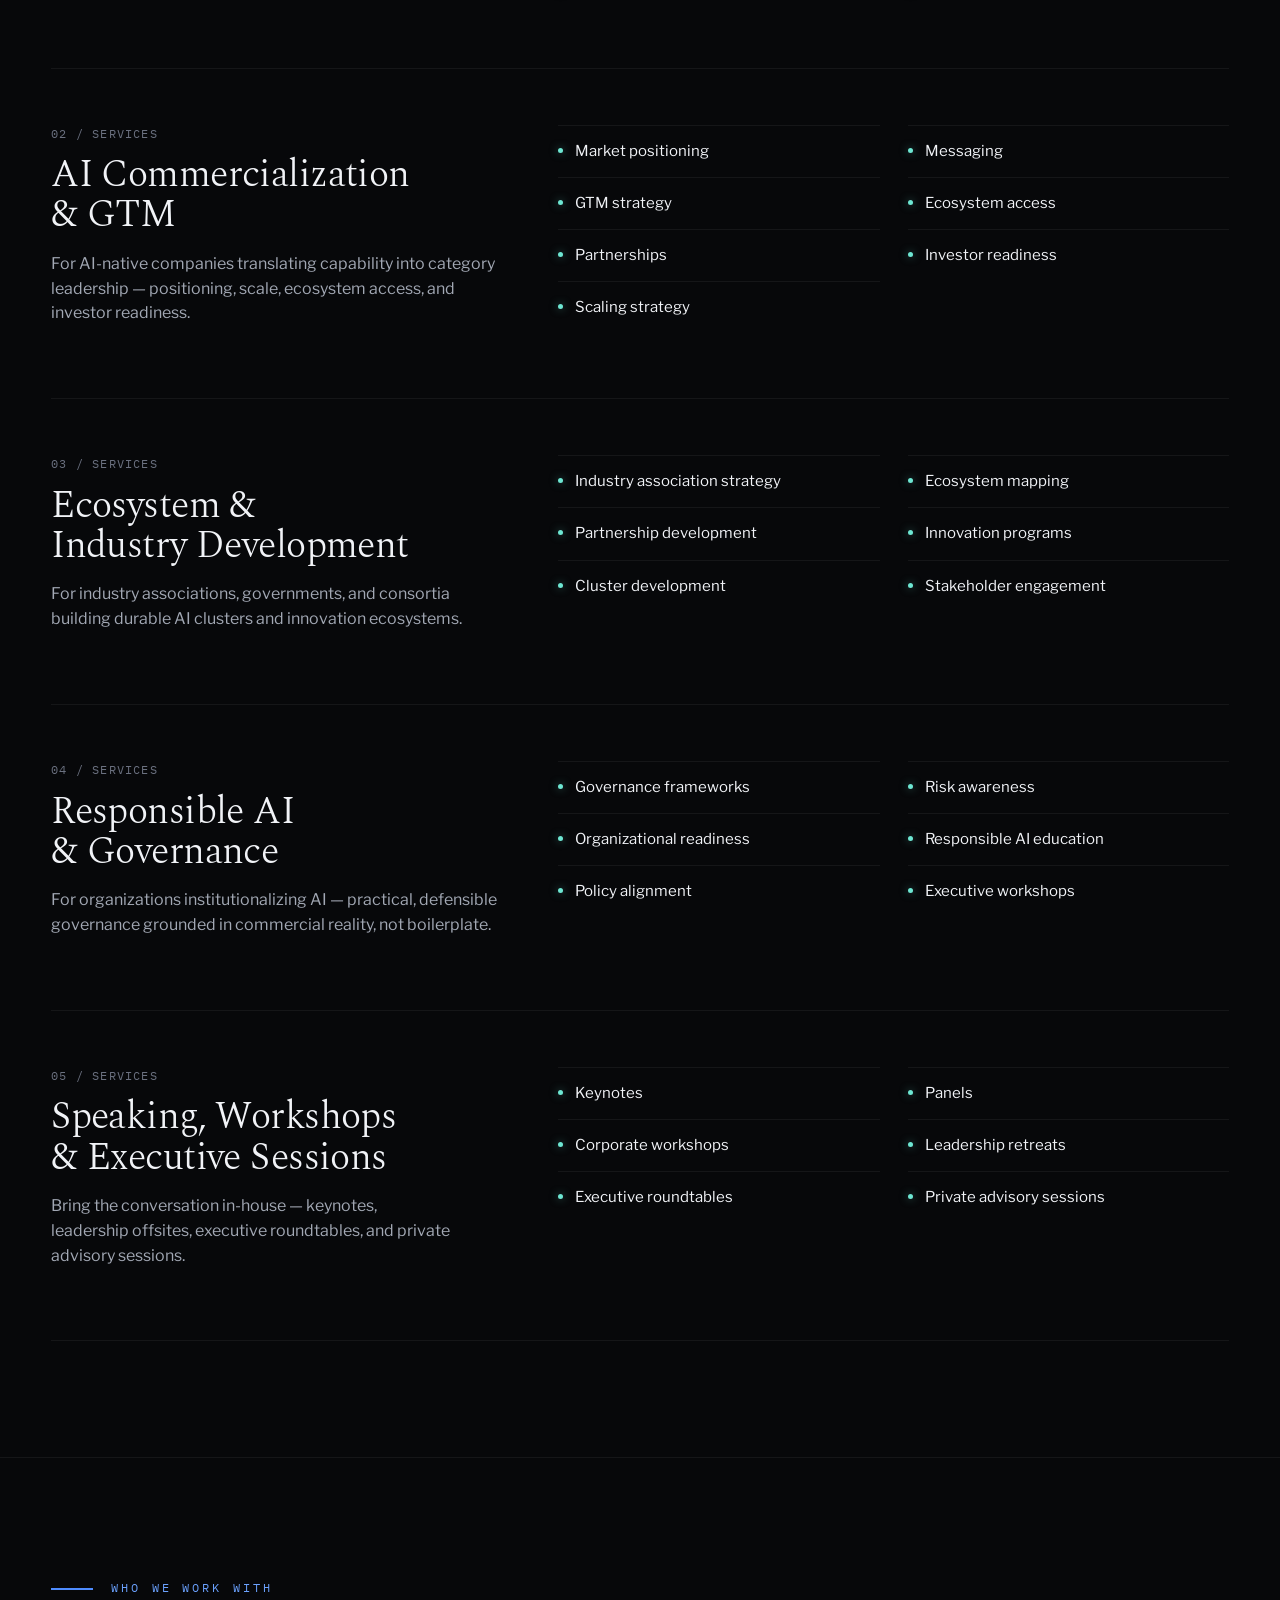
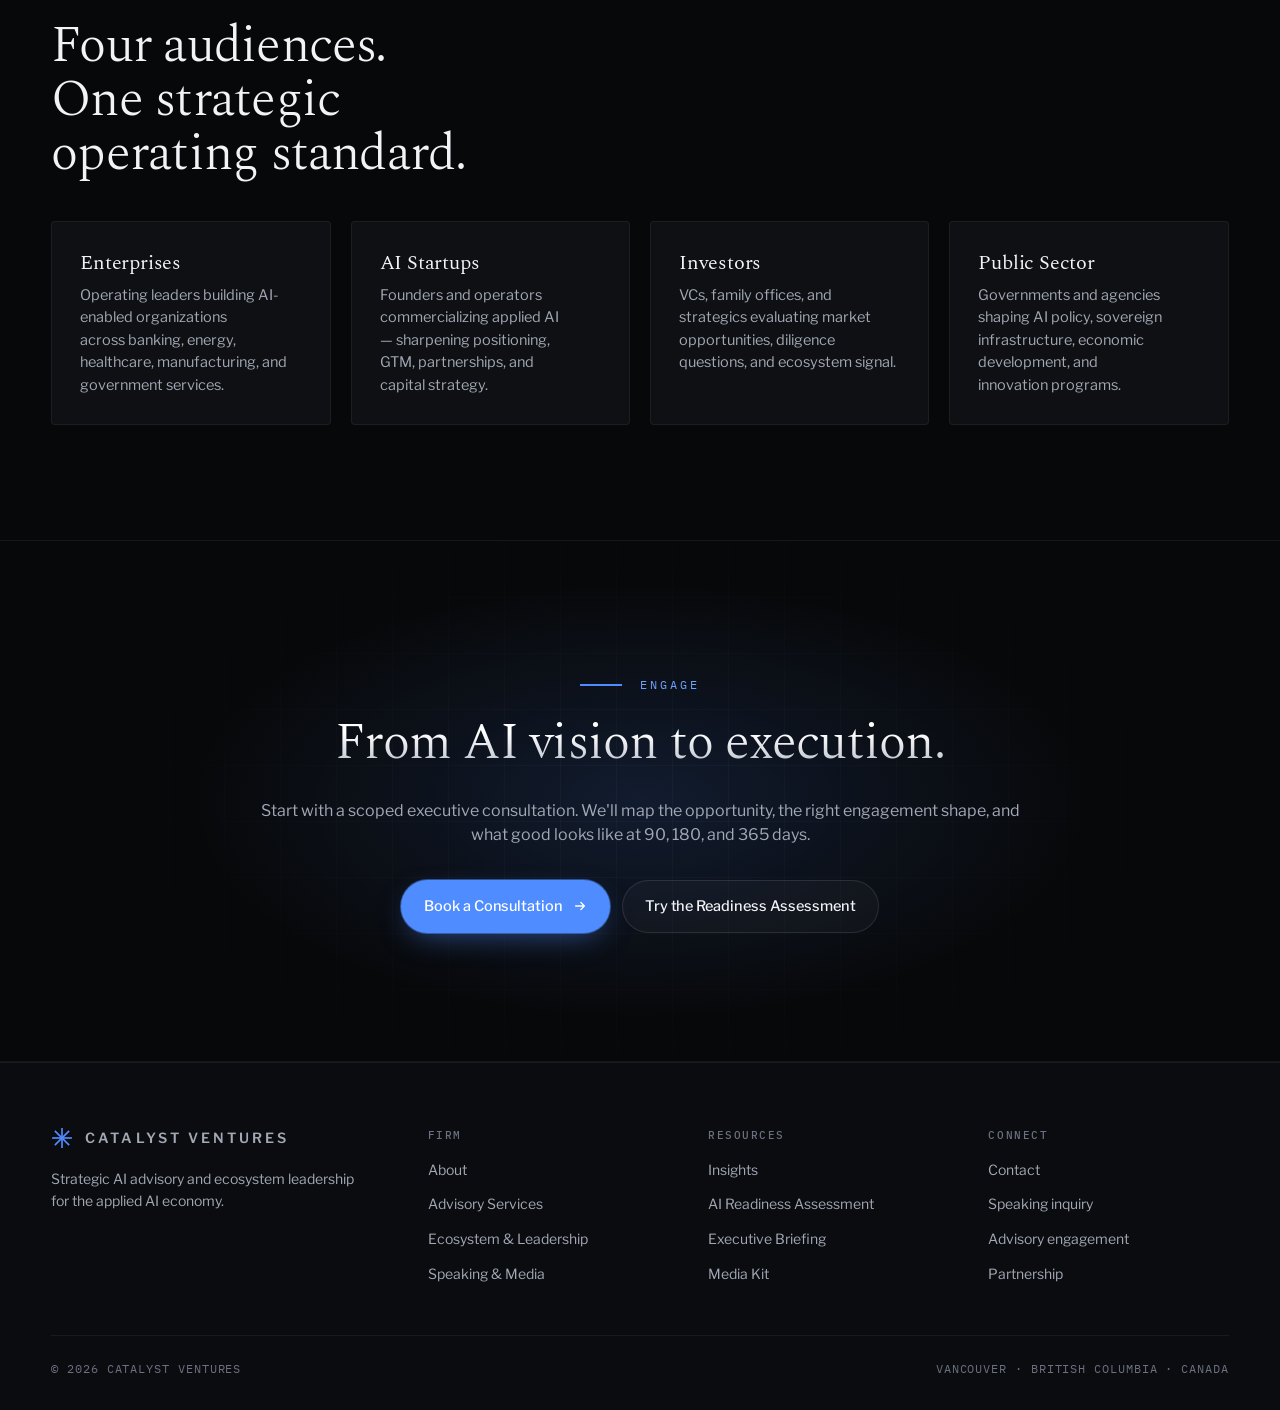
<file: advisory.html>
<!doctype html>
<html lang="en">
<head>
<meta charset="utf-8">
<meta name="viewport" content="width=device-width,initial-scale=1">
<title>Advisory Services — Catalyst Ventures</title>
<meta name="description" content="Strategic AI advisory for organizations navigating transformation — executive strategy, commercialization, ecosystem development, responsible AI, and workshops.">
<link rel="preconnect" href="https://fonts.googleapis.com">
<link rel="preconnect" href="https://fonts.gstatic.com" crossorigin>
<link href="https://fonts.googleapis.com/css2?family=Spectral:ital,wght@0,300;0,400;0,500;0,600;1,300;1,400;1,500&family=Libre+Franklin:wght@300;400;500;600;700&family=IBM+Plex+Mono:wght@400;500&display=swap" rel="stylesheet">
<link rel="stylesheet" href="styles.css">
</head>
<body>

<header class="nav">
  <div class="nav__inner">
    <a class="brand" href="index.html">
      <span class="brand__mark"><svg viewBox="0 0 20 20" fill="none" xmlns="http://www.w3.org/2000/svg"><line x1="10" y1="1" x2="10" y2="19" stroke="#4f8cff" stroke-width="1.5"/><line x1="1" y1="10" x2="19" y2="10" stroke="#4f8cff" stroke-width="1.5"/><line x1="3.5" y1="3.5" x2="16.5" y2="16.5" stroke="#4f8cff" stroke-width="1.5"/><line x1="16.5" y1="3.5" x2="3.5" y2="16.5" stroke="#4f8cff" stroke-width="1.5"/></svg></span>
      <span>Catalyst Ventures</span>
    </a>
    <nav class="nav__links">
      <a href="index.html">Home</a>
      <a href="about.html">About</a>
      <a href="advisory.html" class="is-active">Advisory</a>
      <a href="speaking.html">Speaking</a>
      <a href="ecosystem.html">Ecosystem</a>
      <a href="insights.html">Insights</a>
    </nav>
    <a class="nav__cta" href="contact.html">Book a Consultation →</a>
    <button class="nav__menu-btn" data-nav-toggle aria-label="Menu"><svg width="18" height="14" viewBox="0 0 18 14" fill="none"><path d="M0 1h18M0 7h18M0 13h18" stroke="currentColor" stroke-width="1.5"/></svg></button>
  </div>
</header>

<main>

<!-- HERO -->
<section class="page-hero" data-screen-label="01 Advisory Hero">
  <div class="container" style="position: relative; z-index: 1;">
    <p class="eyebrow">Advisory Services</p>
    <h1 class="page-hero__title grad-text">Strategic AI advisory<br>for organizations navigating&nbsp;transformation.</h1>
    <p class="page-hero__sub">
      Five practice areas spanning executive strategy, commercialization, ecosystem
      development, responsible AI, and executive enablement — built for enterprises,
      AI-native companies, investors, and the public sector.
    </p>
    <div style="display: flex; gap: 12px; margin-top: 28px; flex-wrap: wrap;">
      <a class="btn btn--primary" href="contact.html">Book an Executive Consultation
        <svg viewBox="0 0 16 16" fill="none"><path d="M3 8h10m-4-4 4 4-4 4" stroke="currentColor" stroke-width="1.5" stroke-linecap="round" stroke-linejoin="round"/></svg>
      </a>
      <a class="btn btn--ghost" href="#services">Jump to services ↓</a>
    </div>
  </div>
</section>

<!-- ENGAGEMENT MODELS -->
<section class="section section--tight" data-screen-label="02 Models">
  <div class="container">
    <p class="eyebrow">Engagement Models</p>
    <div class="grid grid--3" style="margin-top: 24px;">
      <div class="card">
        <span class="card__num">A</span>
        <h3>Executive Briefings</h3>
        <p>Single-session intensives for boards, executive teams, and leadership offsites.</p>
      </div>
      <div class="card">
        <span class="card__num">B</span>
        <h3>Strategic Retainer</h3>
        <p>Ongoing advisory across quarterly planning, strategic decisions, and ecosystem access.</p>
      </div>
      <div class="card">
        <span class="card__num">C</span>
        <h3>Defined Engagements</h3>
        <p>Scoped project work — readiness assessments, GTM strategy, governance frameworks.</p>
      </div>
    </div>
  </div>
</section>

<!-- SERVICES -->
<section class="section section--bordered" id="services" data-screen-label="03 Services">
  <div class="container">
    <p class="eyebrow">Services in detail</p>
    <h2 style="max-width: 18ch; margin-bottom: 8px;">Five practice areas, deeply integrated.</h2>

    <div style="margin-top: 56px;">

      <div class="detail-row">
        <div>
          <div class="detail-row__num">01 / SERVICES</div>
          <h2>Executive AI Strategy</h2>
          <p>For leadership teams shaping the AI agenda — clarity on where to play, where to invest, and how to operationalize.</p>
        </div>
        <ul class="detail-row__includes">
          <li>Executive briefings</li>
          <li>AI opportunity mapping</li>
          <li>Strategic planning</li>
          <li>AI adoption roadmaps</li>
          <li>Leadership education</li>
          <li>Competitive analysis</li>
        </ul>
      </div>

      <div class="detail-row">
        <div>
          <div class="detail-row__num">02 / SERVICES</div>
          <h2>AI Commercialization &amp; GTM</h2>
          <p>For AI-native companies translating capability into category leadership — positioning, scale, ecosystem access, and investor readiness.</p>
        </div>
        <ul class="detail-row__includes">
          <li>Market positioning</li>
          <li>Messaging</li>
          <li>GTM strategy</li>
          <li>Ecosystem access</li>
          <li>Partnerships</li>
          <li>Investor readiness</li>
          <li>Scaling strategy</li>
        </ul>
      </div>

      <div class="detail-row">
        <div>
          <div class="detail-row__num">03 / SERVICES</div>
          <h2>Ecosystem &amp; Industry Development</h2>
          <p>For industry associations, governments, and consortia building durable AI clusters and innovation ecosystems.</p>
        </div>
        <ul class="detail-row__includes">
          <li>Industry association strategy</li>
          <li>Ecosystem mapping</li>
          <li>Partnership development</li>
          <li>Innovation programs</li>
          <li>Cluster development</li>
          <li>Stakeholder engagement</li>
        </ul>
      </div>

      <div class="detail-row">
        <div>
          <div class="detail-row__num">04 / SERVICES</div>
          <h2>Responsible AI &amp; Governance</h2>
          <p>For organizations institutionalizing AI — practical, defensible governance grounded in commercial reality, not boilerplate.</p>
        </div>
        <ul class="detail-row__includes">
          <li>Governance frameworks</li>
          <li>Risk awareness</li>
          <li>Organizational readiness</li>
          <li>Responsible AI education</li>
          <li>Policy alignment</li>
          <li>Executive workshops</li>
        </ul>
      </div>

      <div class="detail-row">
        <div>
          <div class="detail-row__num">05 / SERVICES</div>
          <h2>Speaking, Workshops &amp; Executive Sessions</h2>
          <p>Bring the conversation in-house — keynotes, leadership offsites, executive roundtables, and private advisory sessions.</p>
        </div>
        <ul class="detail-row__includes">
          <li>Keynotes</li>
          <li>Panels</li>
          <li>Corporate workshops</li>
          <li>Leadership retreats</li>
          <li>Executive roundtables</li>
          <li>Private advisory sessions</li>
        </ul>
      </div>

    </div>
  </div>
</section>

<!-- WHO WE WORK WITH -->
<section class="section section--bordered" data-screen-label="04 WhoWeServe">
  <div class="container">
    <p class="eyebrow">Who we work with</p>
    <h2 style="max-width: 18ch; margin-bottom: 40px;">Four audiences. One strategic operating standard.</h2>
    <div class="grid grid--4">
      <div class="card">
        <h3>Enterprises</h3>
        <p>Operating leaders building AI-enabled organizations across banking, energy, healthcare, manufacturing, and government services.</p>
      </div>
      <div class="card">
        <h3>AI Startups</h3>
        <p>Founders and operators commercializing applied AI — sharpening positioning, GTM, partnerships, and capital strategy.</p>
      </div>
      <div class="card">
        <h3>Investors</h3>
        <p>VCs, family offices, and strategics evaluating market opportunities, diligence questions, and ecosystem signal.</p>
      </div>
      <div class="card">
        <h3>Public Sector</h3>
        <p>Governments and agencies shaping AI policy, sovereign infrastructure, economic development, and innovation programs.</p>
      </div>
    </div>
  </div>
</section>

<!-- CTA -->
<section class="cta">
  <div class="cta__inner">
    <p class="eyebrow" style="justify-content: center;">Engage</p>
    <h2 class="grad-text">From AI vision to execution.</h2>
    <p style="margin-top: 22px; color: var(--text-secondary);">Start with a scoped executive consultation. We'll map the opportunity, the right engagement shape, and what good looks like at 90, 180, and 365 days.</p>
    <div style="display: flex; gap: 12px; justify-content: center; margin-top: 32px; flex-wrap: wrap;">
      <a class="btn btn--primary" href="contact.html?type=advisory">Book a Consultation
        <svg viewBox="0 0 16 16" fill="none"><path d="M3 8h10m-4-4 4 4-4 4" stroke="currentColor" stroke-width="1.5" stroke-linecap="round" stroke-linejoin="round"/></svg>
      </a>
      <a class="btn btn--ghost" href="insights.html#assessment">Try the Readiness Assessment</a>
    </div>
  </div>
</section>

</main>

<footer class="footer">
  <div class="footer__inner">
    <div class="footer__top">
      <div class="footer__brand footer__col">
        <a class="brand" href="index.html">
          <span class="brand__mark"><svg viewBox="0 0 20 20" fill="none" xmlns="http://www.w3.org/2000/svg"><line x1="10" y1="1" x2="10" y2="19" stroke="#4f8cff" stroke-width="1.5"/><line x1="1" y1="10" x2="19" y2="10" stroke="#4f8cff" stroke-width="1.5"/><line x1="3.5" y1="3.5" x2="16.5" y2="16.5" stroke="#4f8cff" stroke-width="1.5"/><line x1="16.5" y1="3.5" x2="3.5" y2="16.5" stroke="#4f8cff" stroke-width="1.5"/></svg></span>
          <span>Catalyst Ventures</span>
        </a>
        <p>Strategic AI advisory and ecosystem leadership for the applied AI economy.</p>
      </div>
      <div class="footer__col"><h4>Firm</h4><ul><li><a href="about.html">About</a></li><li><a href="advisory.html">Advisory Services</a></li><li><a href="ecosystem.html">Ecosystem &amp; Leadership</a></li><li><a href="speaking.html">Speaking &amp; Media</a></li></ul></div>
      <div class="footer__col"><h4>Resources</h4><ul><li><a href="insights.html">Insights</a></li><li><a href="insights.html#assessment">AI Readiness Assessment</a></li><li><a href="insights.html#briefing">Executive Briefing</a></li><li><a href="insights.html#media">Media Kit</a></li></ul></div>
      <div class="footer__col"><h4>Connect</h4><ul><li><a href="contact.html">Contact</a></li><li><a href="contact.html?type=speaking">Speaking inquiry</a></li><li><a href="contact.html?type=advisory">Advisory engagement</a></li><li><a href="contact.html?type=partnership">Partnership</a></li></ul></div>
    </div>
    <div class="footer__bottom">
      <span>© 2026 Catalyst Ventures</span>
      <span>Vancouver · British Columbia · Canada</span>
    </div>
  </div>
</footer>

<script src="app.js"></script>
</body>
</html>
</file>
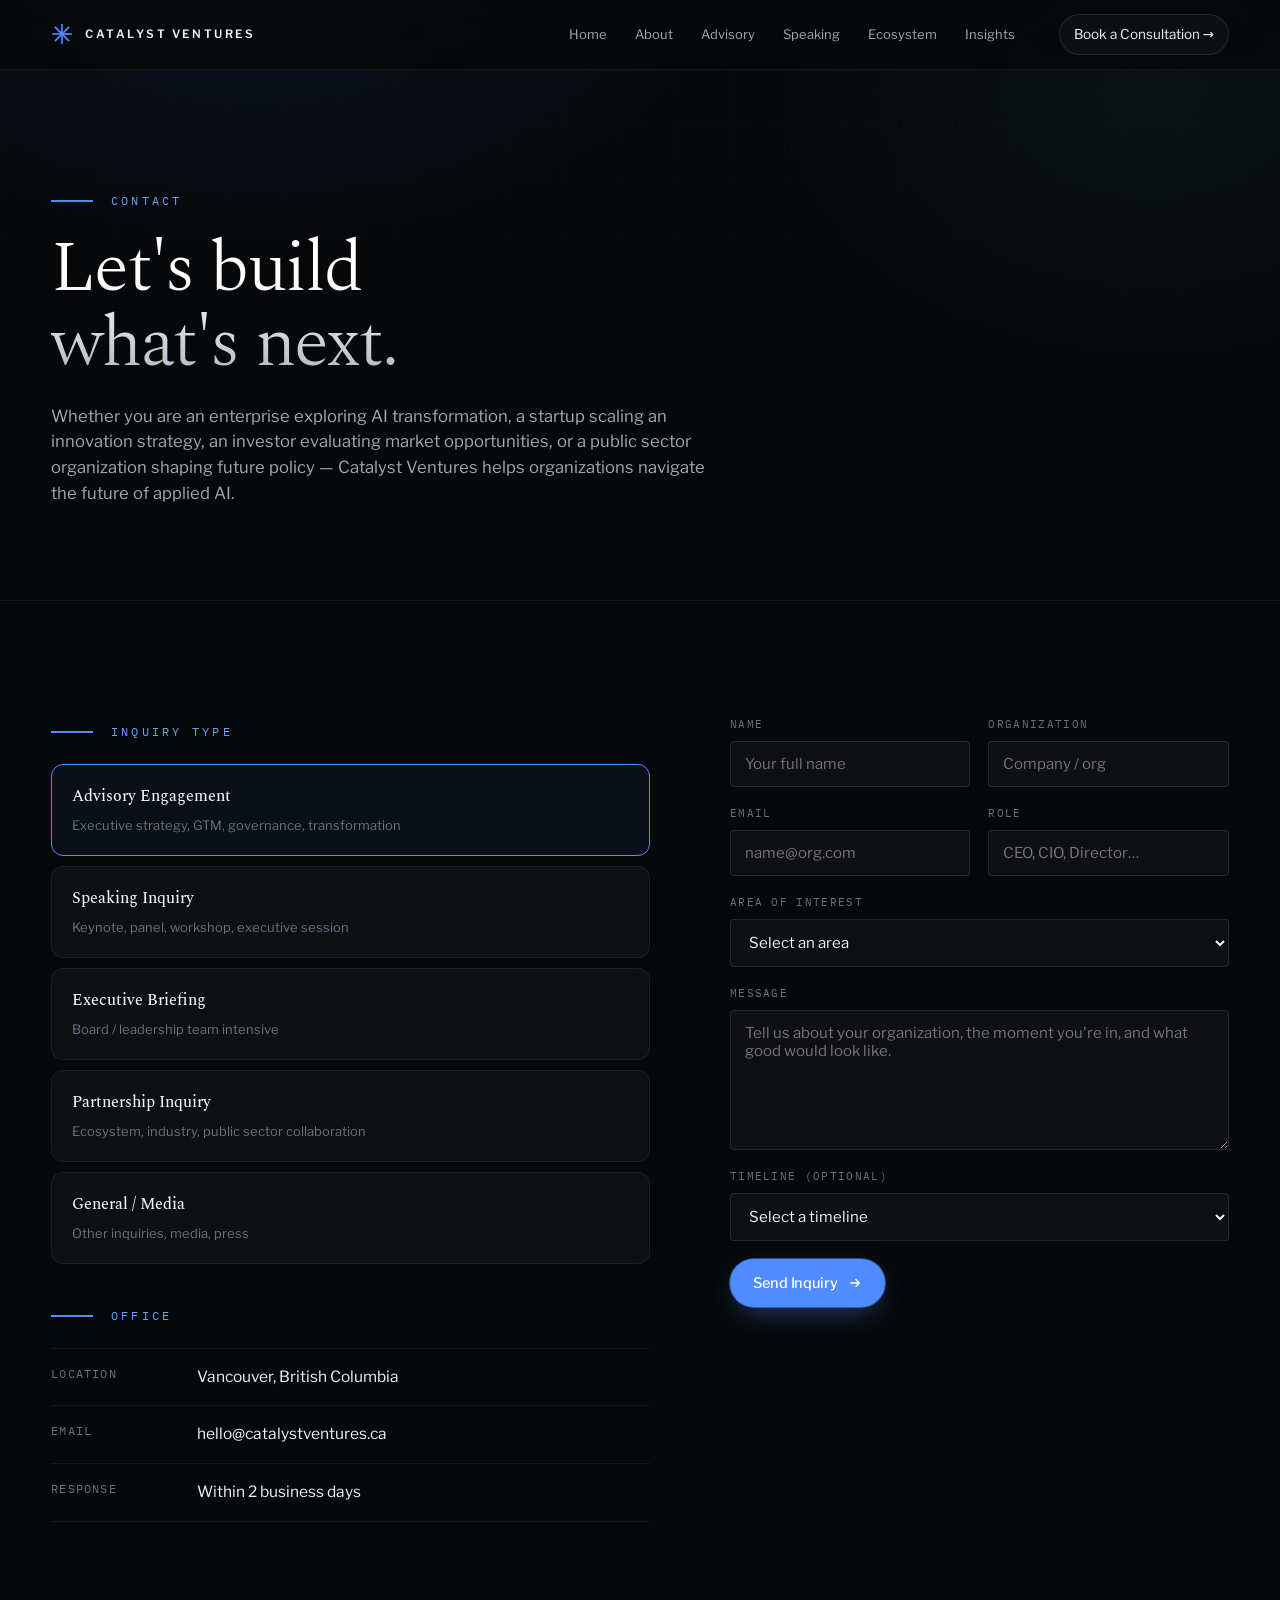
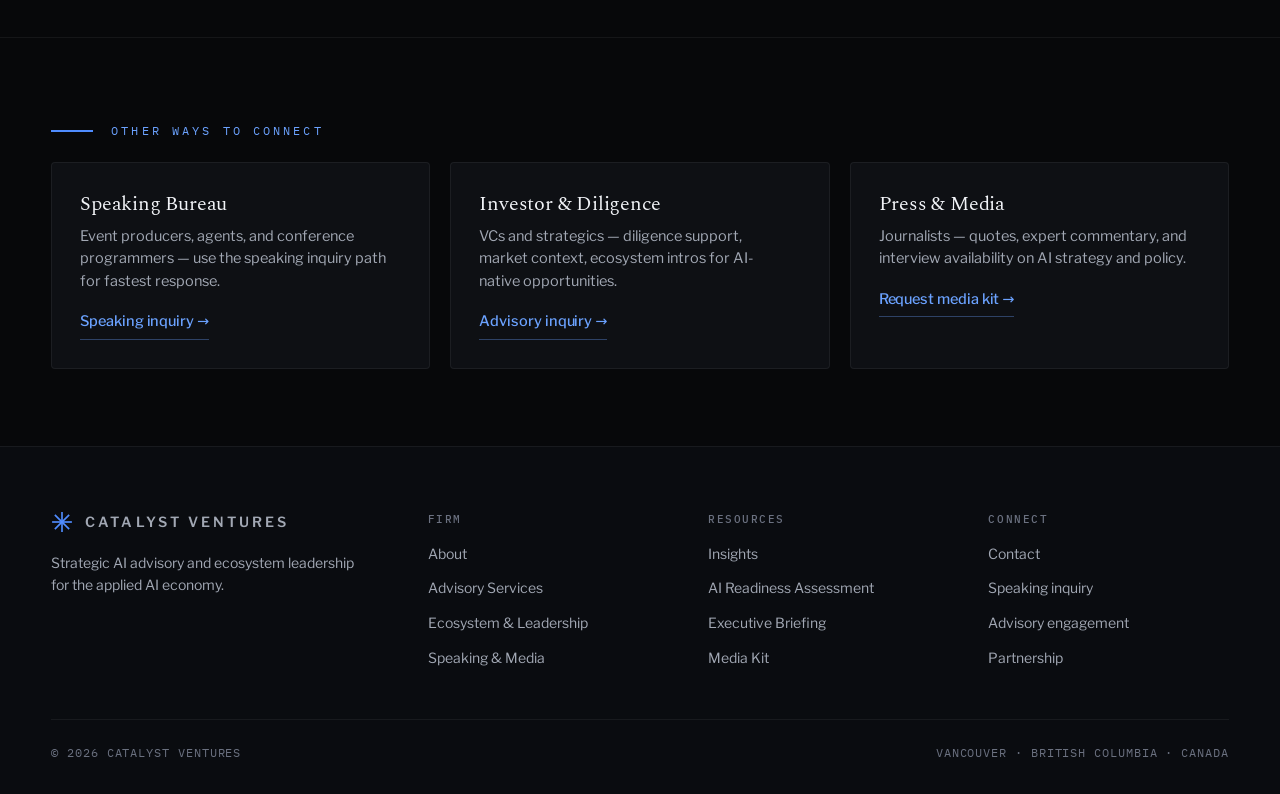
<file: contact.html>
<!doctype html>
<html lang="en">
<head>
<meta charset="utf-8">
<meta name="viewport" content="width=device-width,initial-scale=1">
<title>Contact — Catalyst Ventures</title>
<meta name="description" content="Start a conversation with Catalyst Ventures — advisory, speaking, partnership, and executive briefing inquiries.">
<link rel="preconnect" href="https://fonts.googleapis.com">
<link rel="preconnect" href="https://fonts.gstatic.com" crossorigin>
<link href="https://fonts.googleapis.com/css2?family=Spectral:ital,wght@0,300;0,400;0,500;0,600;1,300;1,400;1,500&family=Libre+Franklin:wght@300;400;500;600;700&family=IBM+Plex+Mono:wght@400;500&display=swap" rel="stylesheet">
<link rel="stylesheet" href="styles.css">
<style>
  .contact-grid {
    display: grid;
    grid-template-columns: 1.2fr 1fr;
    gap: 80px;
  }
  @media (max-width: 920px) { .contact-grid { grid-template-columns: 1fr; gap: 40px; } }
  .inquiry-card {
    padding: 20px;
    border: 1px solid var(--border-subtle);
    border-radius: 12px;
    display: flex;
    flex-direction: column;
    gap: 6px;
    cursor: pointer;
    text-align: left;
    background: var(--bg-surface);
    color: inherit;
    font: inherit;
    transition: border-color .2s, background .2s, transform .2s;
  }
  .inquiry-card:hover { border-color: var(--border-strong); background: var(--bg-elevated); }
  .inquiry-card.is-active {
    border-color: var(--accent-blue);
    background: rgba(79,140,255,0.06);
  }
  .inquiry-card__title {
    font-family: var(--font-display);
    font-size: 15.5px;
    font-weight: 500;
    color: var(--text-primary);
  }
  .inquiry-card__sub {
    font-size: 13px;
    color: var(--text-muted);
  }
  .contact-side {
    position: sticky;
    top: 100px;
    align-self: start;
  }
</style>
</head>
<body>

<header class="nav">
  <div class="nav__inner">
    <a class="brand" href="index.html">
      <span class="brand__mark"><svg viewBox="0 0 20 20" fill="none" xmlns="http://www.w3.org/2000/svg"><line x1="10" y1="1" x2="10" y2="19" stroke="#4f8cff" stroke-width="1.5"/><line x1="1" y1="10" x2="19" y2="10" stroke="#4f8cff" stroke-width="1.5"/><line x1="3.5" y1="3.5" x2="16.5" y2="16.5" stroke="#4f8cff" stroke-width="1.5"/><line x1="16.5" y1="3.5" x2="3.5" y2="16.5" stroke="#4f8cff" stroke-width="1.5"/></svg></span>
      <span>Catalyst Ventures</span>
    </a>
    <nav class="nav__links">
      <a href="index.html">Home</a>
      <a href="about.html">About</a>
      <a href="advisory.html">Advisory</a>
      <a href="speaking.html">Speaking</a>
      <a href="ecosystem.html">Ecosystem</a>
      <a href="insights.html">Insights</a>
    </nav>
    <a class="nav__cta is-active" href="contact.html">Book a Consultation →</a>
    <button class="nav__menu-btn" data-nav-toggle aria-label="Menu"><svg width="18" height="14" viewBox="0 0 18 14" fill="none"><path d="M0 1h18M0 7h18M0 13h18" stroke="currentColor" stroke-width="1.5"/></svg></button>
  </div>
</header>

<main>

<!-- HERO -->
<section class="page-hero" data-screen-label="01 Contact Hero">
  <div class="container" style="position: relative; z-index: 1;">
    <p class="eyebrow">Contact</p>
    <h1 class="page-hero__title grad-text">Let's build<br>what's next.</h1>
    <p class="page-hero__sub">
      Whether you are an enterprise exploring AI transformation, a startup scaling an
      innovation strategy, an investor evaluating market opportunities, or a public
      sector organization shaping future policy — Catalyst Ventures helps organizations
      navigate the future of applied AI.
    </p>
  </div>
</section>

<!-- FORM -->
<section class="section" data-screen-label="02 Form">
  <div class="container">
    <div class="contact-grid">
      <!-- Side panel: inquiry types + meta -->
      <div class="contact-side">
        <p class="eyebrow">Inquiry Type</p>
        <div style="display: grid; gap: 10px; margin-bottom: 36px;">
          <button class="inquiry-card is-active" data-type="advisory">
            <span class="inquiry-card__title">Advisory Engagement</span>
            <span class="inquiry-card__sub">Executive strategy, GTM, governance, transformation</span>
          </button>
          <button class="inquiry-card" data-type="speaking">
            <span class="inquiry-card__title">Speaking Inquiry</span>
            <span class="inquiry-card__sub">Keynote, panel, workshop, executive session</span>
          </button>
          <button class="inquiry-card" data-type="briefing">
            <span class="inquiry-card__title">Executive Briefing</span>
            <span class="inquiry-card__sub">Board / leadership team intensive</span>
          </button>
          <button class="inquiry-card" data-type="partnership">
            <span class="inquiry-card__title">Partnership Inquiry</span>
            <span class="inquiry-card__sub">Ecosystem, industry, public sector collaboration</span>
          </button>
          <button class="inquiry-card" data-type="general">
            <span class="inquiry-card__title">General / Media</span>
            <span class="inquiry-card__sub">Other inquiries, media, press</span>
          </button>
        </div>

        <p class="eyebrow">Office</p>
        <div class="kv-row" style="border-top: 1px solid var(--border-subtle); padding: 16px 0; grid-template-columns: 110px 1fr;">
          <div class="kv-row__label">Location</div>
          <div class="kv-row__value">Vancouver, British Columbia</div>
        </div>
        <div class="kv-row" style="padding: 16px 0; grid-template-columns: 110px 1fr;">
          <div class="kv-row__label">Email</div>
          <div class="kv-row__value">hello@catalystventures.ca</div>
        </div>
        <div class="kv-row" style="padding: 16px 0; grid-template-columns: 110px 1fr;">
          <div class="kv-row__label">Response</div>
          <div class="kv-row__value">Within 2 business days</div>
        </div>
      </div>

      <!-- Form -->
      <div>
        <form
          class="form"
          id="contact-form"
          action="https://formspree.io/f/mlgveqop"
          method="POST"
        >
          <!-- Routes the inquiry by type in your Formspree inbox -->
          <input type="hidden" name="_subject" id="form-subject" value="New Catalyst Ventures inquiry">
          <input type="hidden" name="inquiry_type" id="form-type" value="advisory">

          <div class="form__row">
            <div class="field">
              <label for="name">Name</label>
              <input type="text" id="name" name="name" required placeholder="Your full name">
            </div>
            <div class="field">
              <label for="org">Organization</label>
              <input type="text" id="org" name="organization" required placeholder="Company / org">
            </div>
          </div>

          <div class="form__row">
            <div class="field">
              <label for="email">Email</label>
              <input type="email" id="email" name="email" required placeholder="name@org.com">
            </div>
            <div class="field">
              <label for="role">Role</label>
              <input type="text" id="role" name="role" placeholder="CEO, CIO, Director…">
            </div>
          </div>

          <div class="field">
            <label for="area">Area of Interest</label>
            <select id="area" name="area" required>
              <option value="">Select an area</option>
              <option>Executive AI Strategy</option>
              <option>AI Commercialization &amp; GTM</option>
              <option>Ecosystem &amp; Industry Development</option>
              <option>Responsible AI &amp; Governance</option>
              <option>Speaking / Workshops</option>
              <option>AI Readiness Assessment</option>
              <option>Investor / Diligence Support</option>
              <option>Other</option>
            </select>
          </div>

          <div class="field">
            <label for="message">Message</label>
            <textarea id="message" name="message" required placeholder="Tell us about your organization, the moment you're in, and what good would look like."></textarea>
          </div>

          <div class="field">
            <label for="timeline">Timeline (optional)</label>
            <select id="timeline" name="timeline">
              <option value="">Select a timeline</option>
              <option>Immediate (this month)</option>
              <option>Near-term (1–3 months)</option>
              <option>This quarter</option>
              <option>This year</option>
              <option>Exploring / no rush</option>
            </select>
          </div>

          <!-- Honeypot — bots fill this, humans don't see it -->
          <input type="text" name="_gotcha" tabindex="-1" autocomplete="off" style="position:absolute;left:-9999px;opacity:0;height:0;width:0;">

          <button class="btn btn--primary form__submit" type="submit" id="form-submit-btn">
            Send Inquiry
            <svg viewBox="0 0 16 16" fill="none"><path d="M3 8h10m-4-4 4 4-4 4" stroke="currentColor" stroke-width="1.5" stroke-linecap="round" stroke-linejoin="round"/></svg>
          </button>

          <div class="form__success" id="contact-success">
            <strong>Thank you.</strong> Your inquiry has been received. Rob or a member of the team will be in touch within two business days.
          </div>
          <div class="form__success" id="contact-error" style="background: rgba(255,120,120,0.08); border-color: rgba(255,120,120,0.3); color: #ff9a9a;">
            <strong>Something went wrong.</strong> Please email <a href="mailto:hello@catalystventures.ca" style="color: inherit; text-decoration: underline;">hello@catalystventures.ca</a> directly.
          </div>
        </form>
      </div>
    </div>
  </div>
</section>

<!-- QUICK CONTACT -->
<section class="section section--bordered section--tight" data-screen-label="03 Quick">
  <div class="container">
    <p class="eyebrow">Other ways to connect</p>
    <div class="grid grid--3">
      <div class="card">
        <h3>Speaking Bureau</h3>
        <p>Event producers, agents, and conference programmers — use the speaking inquiry path for fastest response.</p>
        <a class="btn btn--link" href="contact.html?type=speaking" style="margin-top: 12px;">Speaking inquiry →</a>
      </div>
      <div class="card">
        <h3>Investor &amp; Diligence</h3>
        <p>VCs and strategics — diligence support, market context, ecosystem intros for AI-native opportunities.</p>
        <a class="btn btn--link" href="contact.html?type=advisory" style="margin-top: 12px;">Advisory inquiry →</a>
      </div>
      <div class="card">
        <h3>Press &amp; Media</h3>
        <p>Journalists — quotes, expert commentary, and interview availability on AI strategy and policy.</p>
        <a class="btn btn--link" href="insights.html#media" style="margin-top: 12px;">Request media kit →</a>
      </div>
    </div>
  </div>
</section>

</main>

<footer class="footer">
  <div class="footer__inner">
    <div class="footer__top">
      <div class="footer__brand footer__col">
        <a class="brand" href="index.html">
          <span class="brand__mark"><svg viewBox="0 0 20 20" fill="none" xmlns="http://www.w3.org/2000/svg"><line x1="10" y1="1" x2="10" y2="19" stroke="#4f8cff" stroke-width="1.5"/><line x1="1" y1="10" x2="19" y2="10" stroke="#4f8cff" stroke-width="1.5"/><line x1="3.5" y1="3.5" x2="16.5" y2="16.5" stroke="#4f8cff" stroke-width="1.5"/><line x1="16.5" y1="3.5" x2="3.5" y2="16.5" stroke="#4f8cff" stroke-width="1.5"/></svg></span>
          <span>Catalyst Ventures</span>
        </a>
        <p>Strategic AI advisory and ecosystem leadership for the applied AI economy.</p>
      </div>
      <div class="footer__col"><h4>Firm</h4><ul><li><a href="about.html">About</a></li><li><a href="advisory.html">Advisory Services</a></li><li><a href="ecosystem.html">Ecosystem &amp; Leadership</a></li><li><a href="speaking.html">Speaking &amp; Media</a></li></ul></div>
      <div class="footer__col"><h4>Resources</h4><ul><li><a href="insights.html">Insights</a></li><li><a href="insights.html#assessment">AI Readiness Assessment</a></li><li><a href="insights.html#briefing">Executive Briefing</a></li><li><a href="insights.html#media">Media Kit</a></li></ul></div>
      <div class="footer__col"><h4>Connect</h4><ul><li><a href="contact.html">Contact</a></li><li><a href="contact.html?type=speaking">Speaking inquiry</a></li><li><a href="contact.html?type=advisory">Advisory engagement</a></li><li><a href="contact.html?type=partnership">Partnership</a></li></ul></div>
    </div>
    <div class="footer__bottom">
      <span>© 2026 Catalyst Ventures</span>
      <span>Vancouver · British Columbia · Canada</span>
    </div>
  </div>
</footer>

<script src="app.js"></script>
<script>
  // Inquiry type cards
  (function() {
    const cards = document.querySelectorAll('.inquiry-card');
    const areaSelect = document.getElementById('area');
    const typeField = document.getElementById('form-type');
    const subjectField = document.getElementById('form-subject');
    const mapping = {
      advisory:    { area: 'Executive AI Strategy',              subject: 'Advisory engagement inquiry' },
      speaking:    { area: 'Speaking / Workshops',               subject: 'Speaking inquiry' },
      briefing:    { area: 'Executive AI Strategy',              subject: 'Executive briefing inquiry' },
      partnership: { area: 'Ecosystem & Industry Development',   subject: 'Partnership inquiry' },
      general:     { area: 'Other',                              subject: 'General inquiry' },
    };
    function setType(type) {
      cards.forEach(c => c.classList.toggle('is-active', c.dataset.type === type));
      const m = mapping[type];
      if (!m) return;
      if (typeField)    typeField.value = type;
      if (subjectField) subjectField.value = 'Catalyst Ventures — ' + m.subject;
      if (areaSelect) {
        for (const opt of areaSelect.options) {
          if (opt.text === m.area || opt.text === m.area.replace('&', '&amp;')) {
            areaSelect.value = opt.value || opt.text;
            break;
          }
        }
      }
    }
    cards.forEach(c => c.addEventListener('click', (e) => {
      e.preventDefault();
      setType(c.dataset.type);
    }));
    // Pre-select via ?type=
    const params = new URLSearchParams(location.search);
    const t = params.get('type');
    if (t && mapping[t]) setType(t);
  })();

  // AJAX form submission — keeps user on the page
  (function() {
    const form = document.getElementById('contact-form');
    const btn  = document.getElementById('form-submit-btn');
    const okEl = document.getElementById('contact-success');
    const errEl = document.getElementById('contact-error');
    if (!form) return;

    form.addEventListener('submit', async (e) => {
      e.preventDefault();
      okEl.classList.remove('is-visible');
      errEl.classList.remove('is-visible');

      // If the endpoint hasn't been configured yet, fall back to a friendly state
      if (form.action.indexOf('YOUR_CONTACT_FORM_ID') > -1) {
        errEl.innerHTML = '<strong>Form endpoint not yet configured.</strong> Replace <code>YOUR_CONTACT_FORM_ID</code> in <code>contact.html</code> with your Formspree form ID.';
        errEl.classList.add('is-visible');
        return;
      }

      btn.disabled = true;
      const original = btn.innerHTML;
      btn.innerHTML = 'Sending…';

      try {
        const data = new FormData(form);
        const res = await fetch(form.action, {
          method: 'POST',
          body: data,
          headers: { 'Accept': 'application/json' },
        });
        if (res.ok) {
          okEl.classList.add('is-visible');
          form.reset();
          okEl.scrollIntoView({ behavior: 'smooth', block: 'nearest' });
        } else {
          throw new Error('Submit failed: ' + res.status);
        }
      } catch (err) {
        errEl.classList.add('is-visible');
      } finally {
        btn.disabled = false;
        btn.innerHTML = original;
      }
    });
  })();
</script>

</body>
</html>
</file>
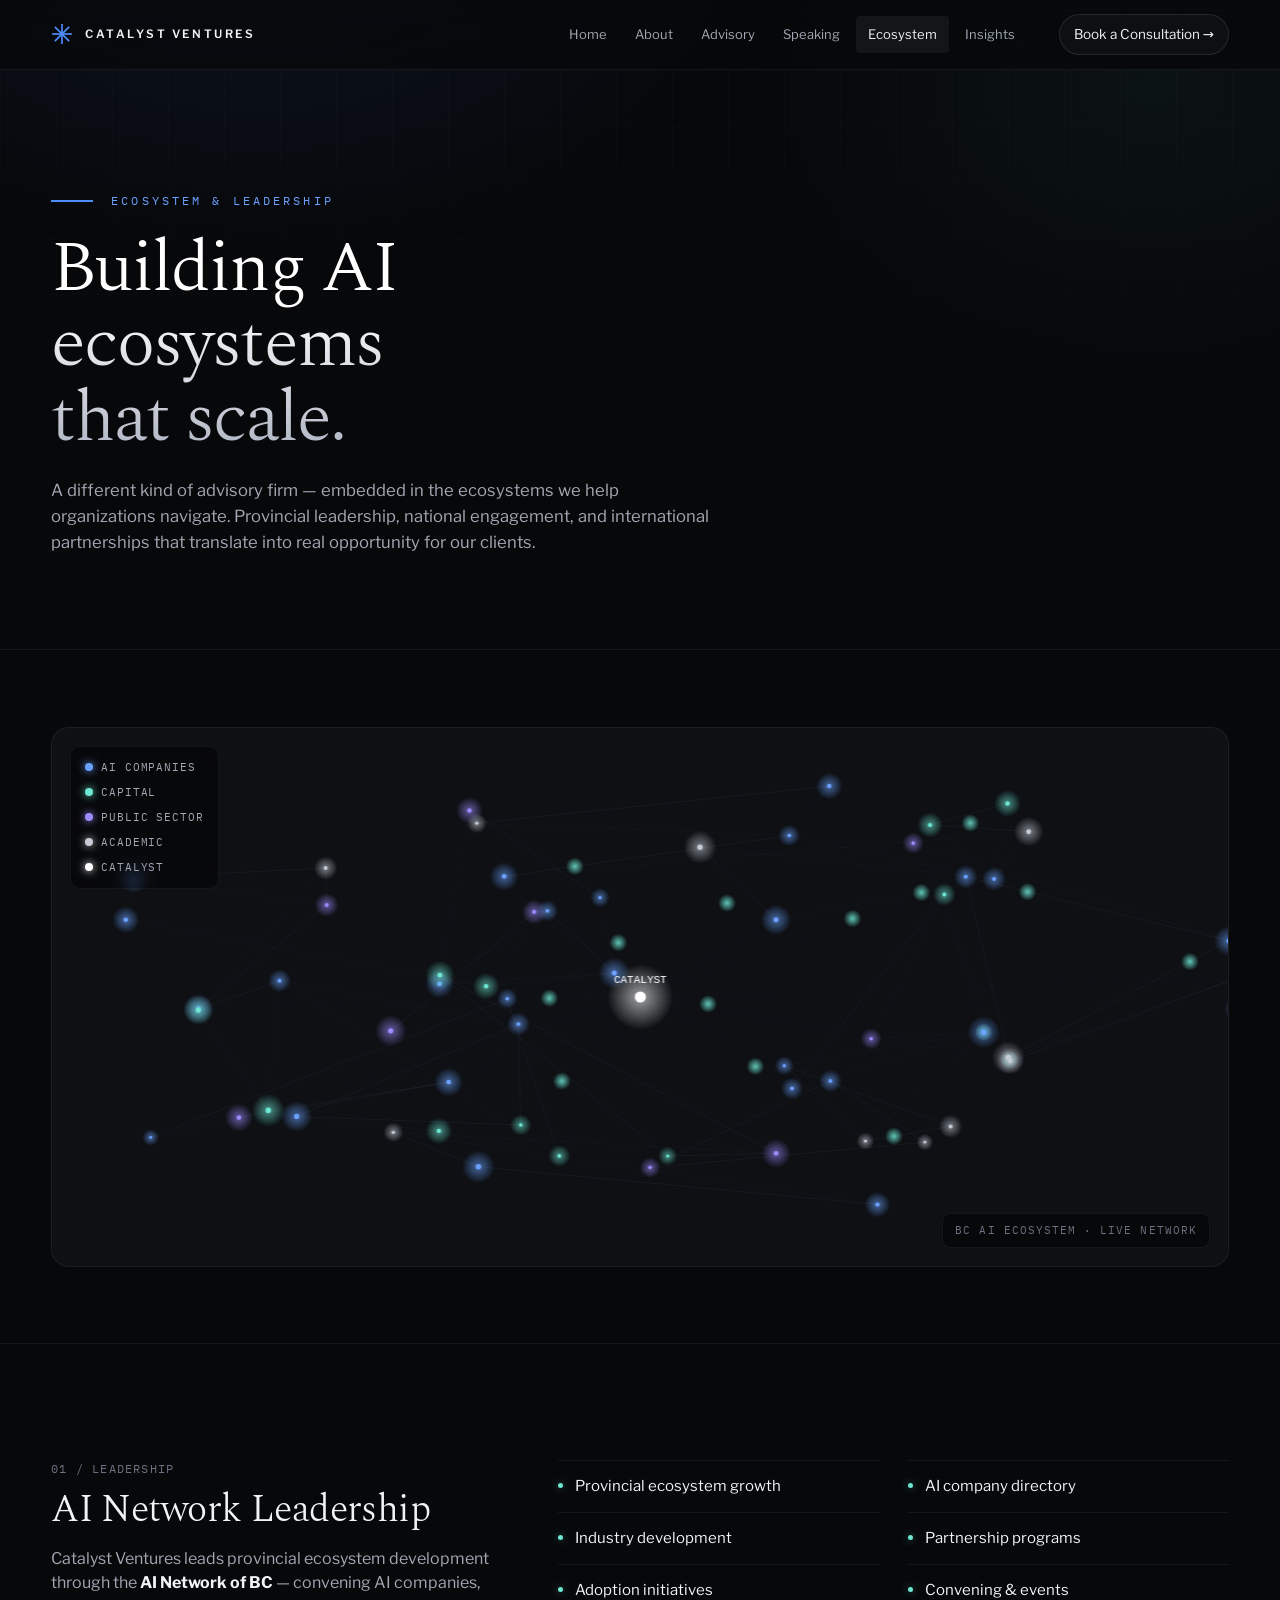
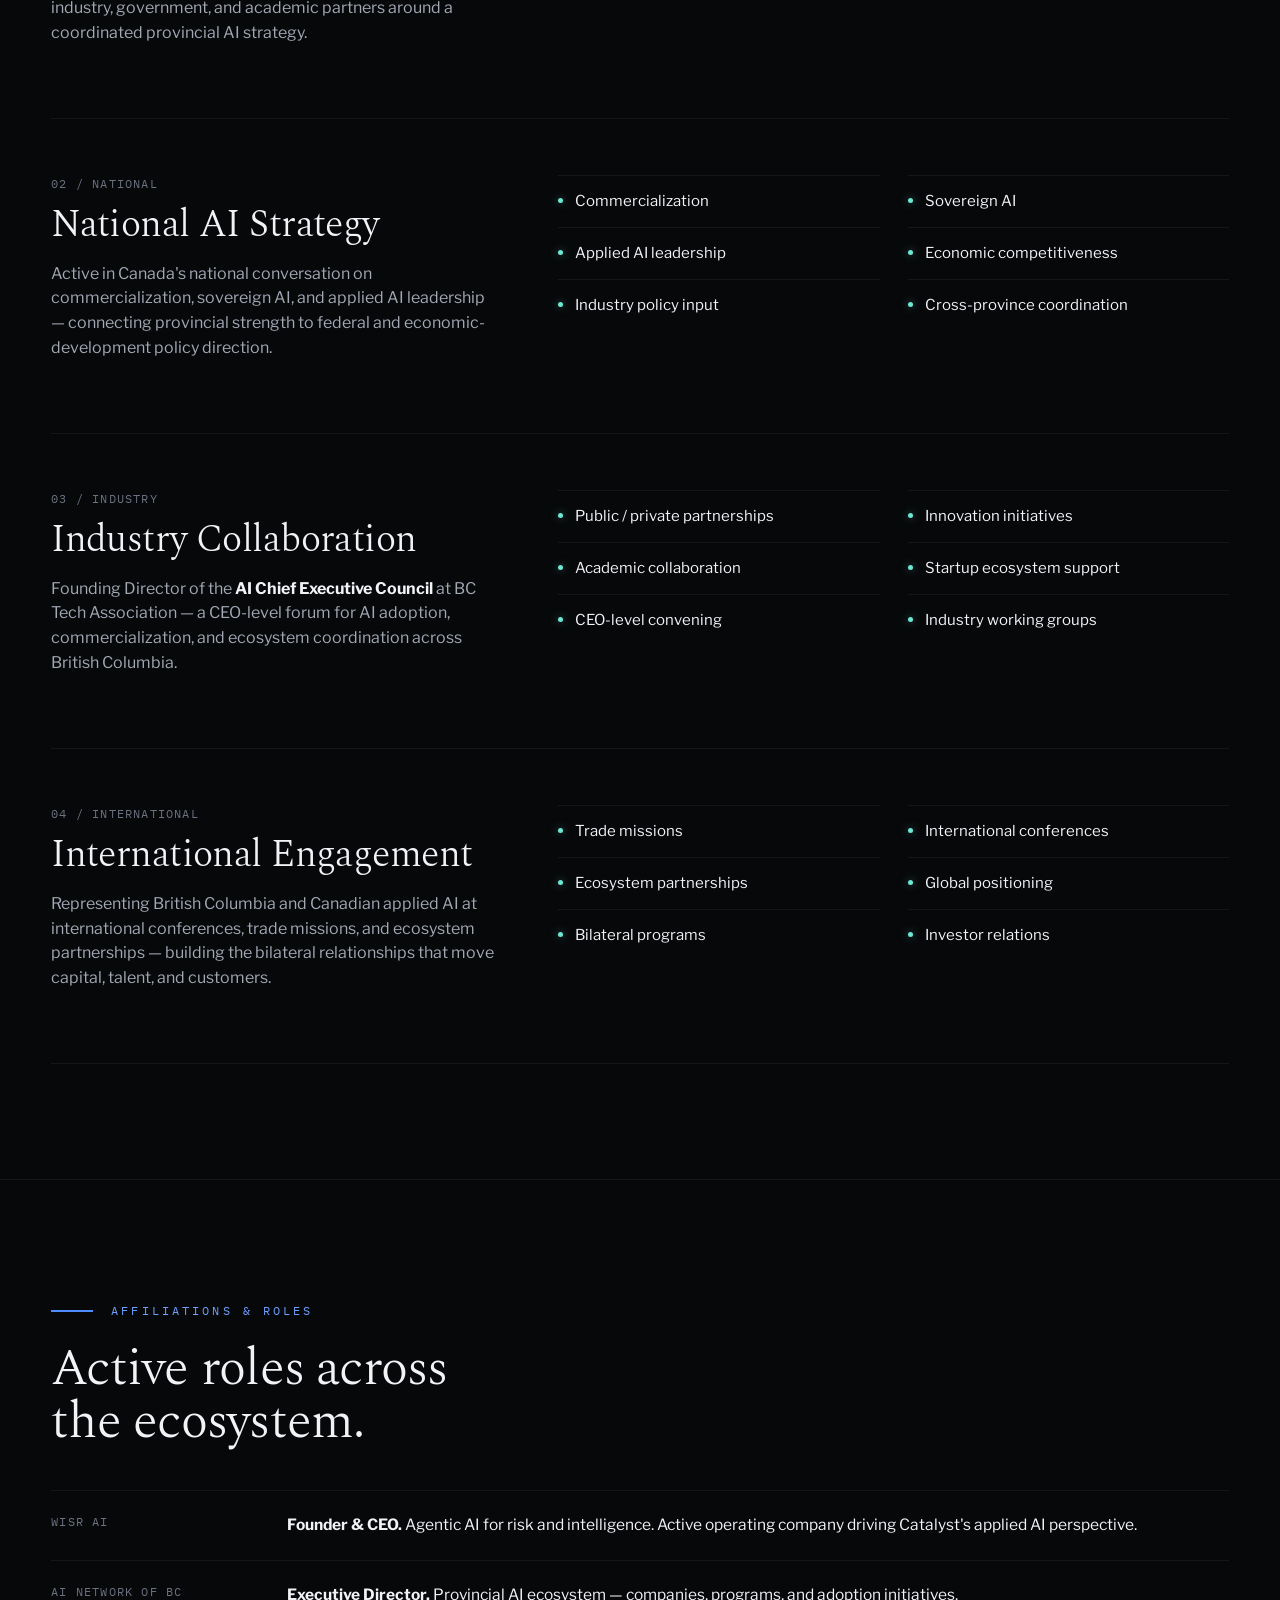
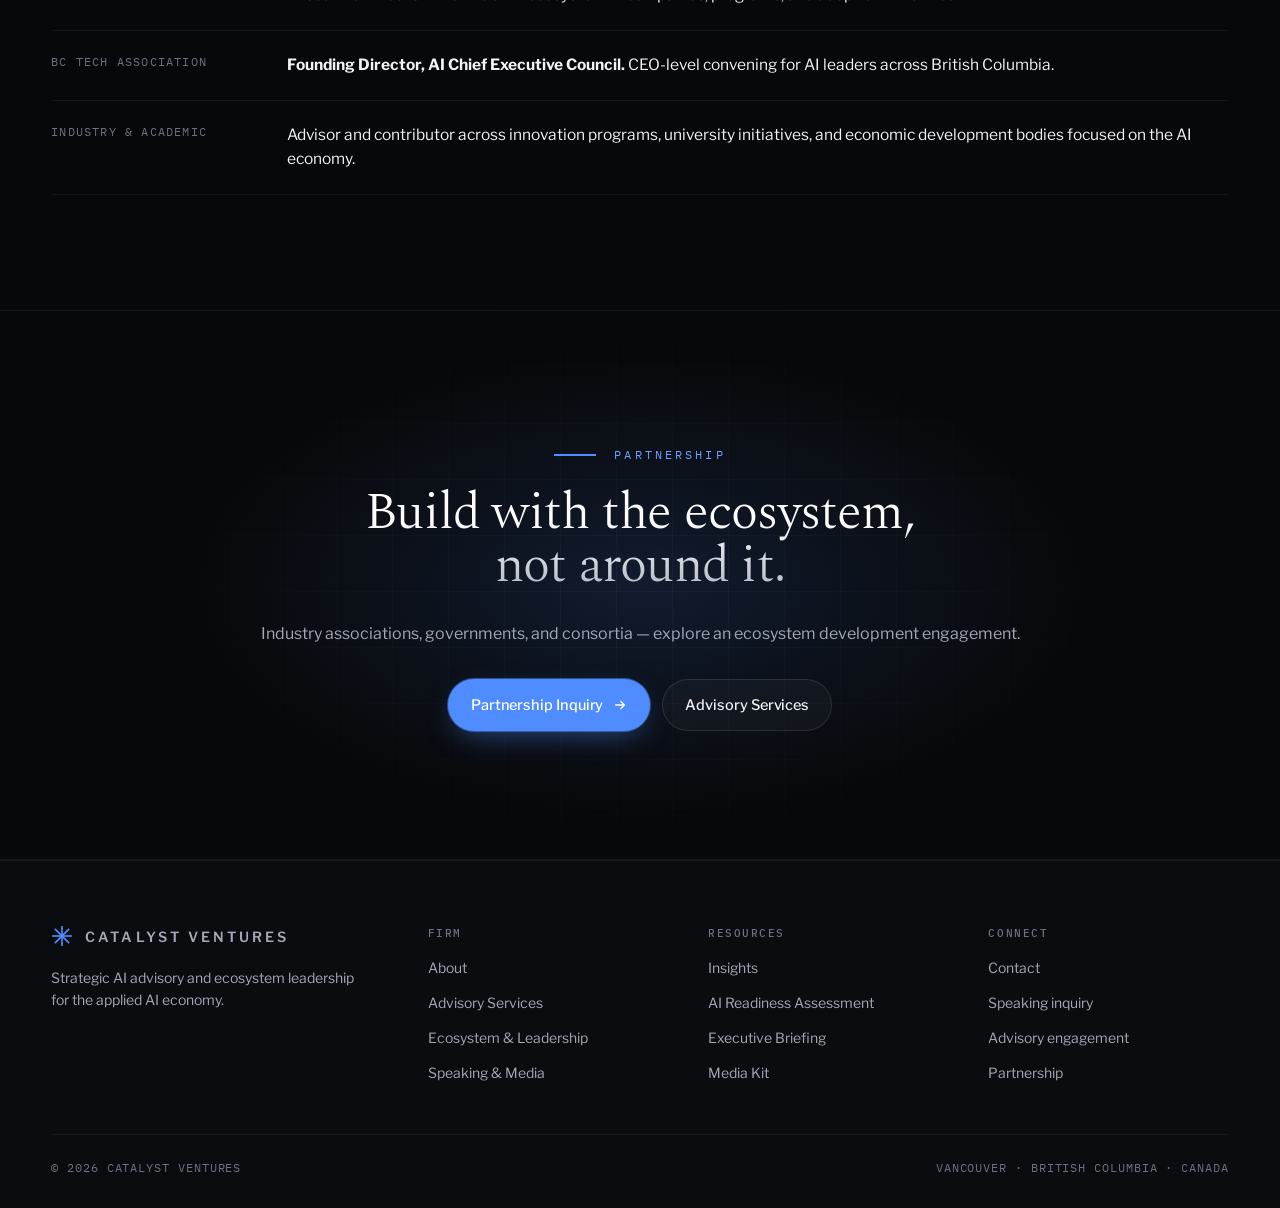
<file: ecosystem.html>
<!doctype html>
<html lang="en">
<head>
<meta charset="utf-8">
<meta name="viewport" content="width=device-width,initial-scale=1">
<title>Ecosystem &amp; Leadership — Catalyst Ventures</title>
<meta name="description" content="AI ecosystem leadership across British Columbia, Canada, and international markets — provincial networks, national strategy, industry collaboration.">
<link rel="preconnect" href="https://fonts.googleapis.com">
<link rel="preconnect" href="https://fonts.gstatic.com" crossorigin>
<link href="https://fonts.googleapis.com/css2?family=Spectral:ital,wght@0,300;0,400;0,500;0,600;1,300;1,400;1,500&family=Libre+Franklin:wght@300;400;500;600;700&family=IBM+Plex+Mono:wght@400;500&display=swap" rel="stylesheet">
<link rel="stylesheet" href="styles.css">
<style>
  .ecomap {
    position: relative;
    background: var(--bg-surface);
    border: 1px solid var(--border-subtle);
    border-radius: 18px;
    height: 540px;
    overflow: hidden;
  }
  .ecomap canvas { position: absolute; inset: 0; width: 100%; height: 100%; }
  .ecomap__legend {
    position: absolute;
    top: 18px; left: 18px;
    display: grid;
    gap: 8px;
    font-family: var(--font-mono);
    font-size: 11px;
    letter-spacing: 0.08em;
    text-transform: uppercase;
    color: var(--text-secondary);
    background: rgba(0,0,0,0.5);
    padding: 12px 14px;
    border: 1px solid var(--border-subtle);
    border-radius: 10px;
    backdrop-filter: blur(8px);
  }
  .ecomap__legend span { display: flex; align-items: center; gap: 8px; }
  .ecomap__legend span::before {
    content: "";
    width: 8px; height: 8px; border-radius: 50%;
    background: var(--c, #fff);
    box-shadow: 0 0 8px var(--c, #fff);
  }
  .ecomap__overlay {
    position: absolute;
    bottom: 18px; right: 18px;
    font-family: var(--font-mono);
    font-size: 10.5px;
    letter-spacing: 0.1em;
    text-transform: uppercase;
    color: var(--text-muted);
    background: rgba(0,0,0,0.5);
    padding: 8px 12px;
    border-radius: 8px;
    border: 1px solid var(--border-subtle);
  }
</style>
</head>
<body>

<header class="nav">
  <div class="nav__inner">
    <a class="brand" href="index.html">
      <span class="brand__mark"><svg viewBox="0 0 20 20" fill="none" xmlns="http://www.w3.org/2000/svg"><line x1="10" y1="1" x2="10" y2="19" stroke="#4f8cff" stroke-width="1.5"/><line x1="1" y1="10" x2="19" y2="10" stroke="#4f8cff" stroke-width="1.5"/><line x1="3.5" y1="3.5" x2="16.5" y2="16.5" stroke="#4f8cff" stroke-width="1.5"/><line x1="16.5" y1="3.5" x2="3.5" y2="16.5" stroke="#4f8cff" stroke-width="1.5"/></svg></span>
      <span>Catalyst Ventures</span>
    </a>
    <nav class="nav__links">
      <a href="index.html">Home</a>
      <a href="about.html">About</a>
      <a href="advisory.html">Advisory</a>
      <a href="speaking.html">Speaking</a>
      <a href="ecosystem.html" class="is-active">Ecosystem</a>
      <a href="insights.html">Insights</a>
    </nav>
    <a class="nav__cta" href="contact.html">Book a Consultation →</a>
    <button class="nav__menu-btn" data-nav-toggle aria-label="Menu"><svg width="18" height="14" viewBox="0 0 18 14" fill="none"><path d="M0 1h18M0 7h18M0 13h18" stroke="currentColor" stroke-width="1.5"/></svg></button>
  </div>
</header>

<main>

<!-- HERO -->
<section class="page-hero" data-screen-label="01 Ecosystem Hero">
  <div class="container" style="position: relative; z-index: 1;">
    <p class="eyebrow">Ecosystem &amp; Leadership</p>
    <h1 class="page-hero__title grad-text">Building AI ecosystems<br>that scale.</h1>
    <p class="page-hero__sub">
      A different kind of advisory firm — embedded in the ecosystems we help organizations
      navigate. Provincial leadership, national engagement, and international partnerships
      that translate into real opportunity for our clients.
    </p>
  </div>
</section>

<!-- ECOSYSTEM MAP -->
<section class="section section--tight" data-screen-label="02 Map">
  <div class="container">
    <div class="ecomap">
      <canvas id="eco-canvas" aria-label="Ecosystem network visualization"></canvas>
      <div class="ecomap__legend">
        <span style="--c: #6ba2ff;">AI Companies</span>
        <span style="--c: #6ee7d3;">Capital</span>
        <span style="--c: #9c8cff;">Public Sector</span>
        <span style="--c: #c6cbd6;">Academic</span>
        <span style="--c: #ffffff;">Catalyst</span>
      </div>
      <div class="ecomap__overlay">BC AI Ecosystem · Live Network</div>
    </div>
  </div>
</section>

<!-- SECTIONS -->
<section class="section section--bordered" data-screen-label="03 Sections">
  <div class="container">

    <div class="detail-row" style="border-top: none; padding-top: 0;">
      <div>
        <div class="detail-row__num">01 / LEADERSHIP</div>
        <h2>AI Network Leadership</h2>
        <p>Catalyst Ventures leads provincial ecosystem development through the <strong style="color: var(--text-primary);">AI Network of BC</strong> — convening AI companies, industry, government, and academic partners around a coordinated provincial AI strategy.</p>
      </div>
      <ul class="detail-row__includes">
        <li>Provincial ecosystem growth</li>
        <li>AI company directory</li>
        <li>Industry development</li>
        <li>Partnership programs</li>
        <li>Adoption initiatives</li>
        <li>Convening &amp; events</li>
      </ul>
    </div>

    <div class="detail-row">
      <div>
        <div class="detail-row__num">02 / NATIONAL</div>
        <h2>National AI Strategy</h2>
        <p>Active in Canada's national conversation on commercialization, sovereign AI, and applied AI leadership — connecting provincial strength to federal and economic-development policy direction.</p>
      </div>
      <ul class="detail-row__includes">
        <li>Commercialization</li>
        <li>Sovereign AI</li>
        <li>Applied AI leadership</li>
        <li>Economic competitiveness</li>
        <li>Industry policy input</li>
        <li>Cross-province coordination</li>
      </ul>
    </div>

    <div class="detail-row">
      <div>
        <div class="detail-row__num">03 / INDUSTRY</div>
        <h2>Industry Collaboration</h2>
        <p>Founding Director of the <strong style="color: var(--text-primary);">AI Chief Executive Council</strong> at BC Tech Association — a CEO-level forum for AI adoption, commercialization, and ecosystem coordination across British Columbia.</p>
      </div>
      <ul class="detail-row__includes">
        <li>Public / private partnerships</li>
        <li>Innovation initiatives</li>
        <li>Academic collaboration</li>
        <li>Startup ecosystem support</li>
        <li>CEO-level convening</li>
        <li>Industry working groups</li>
      </ul>
    </div>

    <div class="detail-row">
      <div>
        <div class="detail-row__num">04 / INTERNATIONAL</div>
        <h2>International Engagement</h2>
        <p>Representing British Columbia and Canadian applied AI at international conferences, trade missions, and ecosystem partnerships — building the bilateral relationships that move capital, talent, and customers.</p>
      </div>
      <ul class="detail-row__includes">
        <li>Trade missions</li>
        <li>International conferences</li>
        <li>Ecosystem partnerships</li>
        <li>Global positioning</li>
        <li>Bilateral programs</li>
        <li>Investor relations</li>
      </ul>
    </div>

  </div>
</section>

<!-- AFFILIATIONS -->
<section class="section section--bordered" data-screen-label="04 Affiliations">
  <div class="container">
    <p class="eyebrow">Affiliations &amp; Roles</p>
    <h2 style="max-width: 18ch; margin-bottom: 40px;">Active roles across the ecosystem.</h2>
    <div class="kv-row" style="border-top: 1px solid var(--border-subtle);">
      <div class="kv-row__label">Wisr AI</div>
      <div class="kv-row__value"><strong style="color: var(--text-primary);">Founder &amp; CEO.</strong> Agentic AI for risk and intelligence. Active operating company driving Catalyst's applied AI perspective.</div>
    </div>
    <div class="kv-row">
      <div class="kv-row__label">AI Network of BC</div>
      <div class="kv-row__value"><strong style="color: var(--text-primary);">Executive Director.</strong> Provincial AI ecosystem — companies, programs, and adoption initiatives.</div>
    </div>
    <div class="kv-row">
      <div class="kv-row__label">BC Tech Association</div>
      <div class="kv-row__value"><strong style="color: var(--text-primary);">Founding Director, AI Chief Executive Council.</strong> CEO-level convening for AI leaders across British Columbia.</div>
    </div>
    <div class="kv-row">
      <div class="kv-row__label">Industry &amp; Academic</div>
      <div class="kv-row__value">Advisor and contributor across innovation programs, university initiatives, and economic development bodies focused on the AI economy.</div>
    </div>
  </div>
</section>

<!-- CTA -->
<section class="cta">
  <div class="cta__inner">
    <p class="eyebrow" style="justify-content: center;">Partnership</p>
    <h2 class="grad-text">Build with the ecosystem,<br>not around it.</h2>
    <p style="margin-top: 22px; color: var(--text-secondary);">Industry associations, governments, and consortia — explore an ecosystem development engagement.</p>
    <div style="display: flex; gap: 12px; justify-content: center; margin-top: 32px; flex-wrap: wrap;">
      <a class="btn btn--primary" href="contact.html?type=partnership">Partnership Inquiry
        <svg viewBox="0 0 16 16" fill="none"><path d="M3 8h10m-4-4 4 4-4 4" stroke="currentColor" stroke-width="1.5" stroke-linecap="round" stroke-linejoin="round"/></svg>
      </a>
      <a class="btn btn--ghost" href="advisory.html">Advisory Services</a>
    </div>
  </div>
</section>

</main>

<footer class="footer">
  <div class="footer__inner">
    <div class="footer__top">
      <div class="footer__brand footer__col">
        <a class="brand" href="index.html">
          <span class="brand__mark"><svg viewBox="0 0 20 20" fill="none" xmlns="http://www.w3.org/2000/svg"><line x1="10" y1="1" x2="10" y2="19" stroke="#4f8cff" stroke-width="1.5"/><line x1="1" y1="10" x2="19" y2="10" stroke="#4f8cff" stroke-width="1.5"/><line x1="3.5" y1="3.5" x2="16.5" y2="16.5" stroke="#4f8cff" stroke-width="1.5"/><line x1="16.5" y1="3.5" x2="3.5" y2="16.5" stroke="#4f8cff" stroke-width="1.5"/></svg></span>
          <span>Catalyst Ventures</span>
        </a>
        <p>Strategic AI advisory and ecosystem leadership for the applied AI economy.</p>
      </div>
      <div class="footer__col"><h4>Firm</h4><ul><li><a href="about.html">About</a></li><li><a href="advisory.html">Advisory Services</a></li><li><a href="ecosystem.html">Ecosystem &amp; Leadership</a></li><li><a href="speaking.html">Speaking &amp; Media</a></li></ul></div>
      <div class="footer__col"><h4>Resources</h4><ul><li><a href="insights.html">Insights</a></li><li><a href="insights.html#assessment">AI Readiness Assessment</a></li><li><a href="insights.html#briefing">Executive Briefing</a></li><li><a href="insights.html#media">Media Kit</a></li></ul></div>
      <div class="footer__col"><h4>Connect</h4><ul><li><a href="contact.html">Contact</a></li><li><a href="contact.html?type=speaking">Speaking inquiry</a></li><li><a href="contact.html?type=advisory">Advisory engagement</a></li><li><a href="contact.html?type=partnership">Partnership</a></li></ul></div>
    </div>
    <div class="footer__bottom">
      <span>© 2026 Catalyst Ventures</span>
      <span>Vancouver · British Columbia · Canada</span>
    </div>
  </div>
</footer>

<script src="app.js"></script>
<script>
  // Larger, denser ecosystem map for this page
  (function() {
    const canvas = document.getElementById('eco-canvas');
    const ctx = canvas.getContext('2d');
    const DPR = Math.min(window.devicePixelRatio || 1, 2);
    let W = 0, H = 0;

    function resize() {
      const r = canvas.getBoundingClientRect();
      W = r.width; H = r.height;
      canvas.width = W * DPR; canvas.height = H * DPR;
      ctx.setTransform(DPR, 0, 0, DPR, 0, 0);
    }

    // Build a denser graph
    const categories = [
      { color: '#6ba2ff', count: 28 },   // AI companies
      { color: '#6ee7d3', count: 12 },   // Capital
      { color: '#9c8cff', count: 10 },   // Public Sector
      { color: '#c6cbd6', count: 10 },   // Academic
    ];

    const nodes = [{ x: 0.5, y: 0.5, r: 5.5, color: '#ffffff', vx: 0, vy: 0, isHub: true }];
    categories.forEach((cat, ci) => {
      for (let i = 0; i < cat.count; i++) {
        const angle = Math.random() * Math.PI * 2;
        const dist = 0.18 + Math.random() * 0.30;
        nodes.push({
          x: 0.5 + Math.cos(angle) * dist,
          y: 0.5 + Math.sin(angle) * dist * 0.65,
          r: 1.4 + Math.random() * 1.4,
          color: cat.color,
          cat: ci,
          vx: (Math.random() - 0.5) * 0.00025,
          vy: (Math.random() - 0.5) * 0.00025,
        });
      }
    });

    // Build edges: each non-hub node to nearest 1-2 neighbors + to hub at low strength
    const edges = [];
    for (let i = 1; i < nodes.length; i++) {
      edges.push({ a: 0, b: i, s: 0.15 });
      const dists = [];
      for (let j = 1; j < nodes.length; j++) {
        if (i === j) continue;
        const dx = nodes[i].x - nodes[j].x;
        const dy = nodes[i].y - nodes[j].y;
        dists.push({ j, d: dx*dx + dy*dy });
      }
      dists.sort((a, b) => a.d - b.d);
      for (let k = 0; k < 2; k++) {
        if (dists[k] && dists[k].d < 0.06) {
          edges.push({ a: i, b: dists[k].j, s: 0.4 });
        }
      }
    }

    // Pulses
    const pulses = [];
    for (let i = 0; i < 16; i++) {
      pulses.push({
        edge: edges[Math.floor(Math.random() * edges.length)],
        t: Math.random(),
        speed: 0.0010 + Math.random() * 0.002,
      });
    }

    let last = performance.now();
    let raf;
    function frame(now) {
      const dt = Math.min(60, now - last); last = now;
      ctx.clearRect(0, 0, W, H);

      // Drift
      nodes.forEach(n => {
        if (n.isHub) return;
        n.x += n.vx * dt; n.y += n.vy * dt;
        // gentle pull toward original radius band
        const dx = n.x - 0.5, dy = n.y - 0.5;
        const d = Math.sqrt(dx*dx + dy*dy);
        if (d > 0.55) { n.vx -= dx * 0.0000004 * dt; n.vy -= dy * 0.0000004 * dt; }
        if (d < 0.18) { n.vx += dx * 0.0000004 * dt; n.vy += dy * 0.0000004 * dt; }
      });

      // Edges
      edges.forEach(e => {
        const A = nodes[e.a], B = nodes[e.b];
        ctx.beginPath();
        ctx.moveTo(A.x * W, A.y * H);
        ctx.lineTo(B.x * W, B.y * H);
        ctx.strokeStyle = `rgba(160,180,220,${0.08 * e.s})`;
        ctx.lineWidth = 1;
        ctx.stroke();
      });

      // Pulses
      pulses.forEach(p => {
        p.t += p.speed * dt;
        if (p.t > 1) {
          p.t = 0;
          p.edge = edges[Math.floor(Math.random() * edges.length)];
          p.speed = 0.0010 + Math.random() * 0.002;
        }
        const A = nodes[p.edge.a], B = nodes[p.edge.b];
        const x = (A.x + (B.x - A.x) * p.t) * W;
        const y = (A.y + (B.y - A.y) * p.t) * H;
        const grd = ctx.createRadialGradient(x, y, 0, x, y, 9);
        grd.addColorStop(0, 'rgba(110,231,211,0.85)');
        grd.addColorStop(1, 'rgba(110,231,211,0)');
        ctx.fillStyle = grd;
        ctx.beginPath(); ctx.arc(x, y, 9, 0, Math.PI * 2); ctx.fill();
      });

      // Nodes
      nodes.forEach(n => {
        const x = n.x * W, y = n.y * H;
        const glow = ctx.createRadialGradient(x, y, 0, x, y, n.r * 6);
        glow.addColorStop(0, n.color + '99');
        glow.addColorStop(1, n.color + '00');
        ctx.fillStyle = glow;
        ctx.beginPath(); ctx.arc(x, y, n.r * 6, 0, Math.PI * 2); ctx.fill();
        ctx.fillStyle = n.color;
        ctx.beginPath(); ctx.arc(x, y, n.r, 0, Math.PI * 2); ctx.fill();
      });

      // Hub label
      ctx.fillStyle = '#ffffff';
      ctx.font = '500 11px "JetBrains Mono", monospace';
      ctx.textAlign = 'center';
      ctx.fillText('CATALYST', 0.5 * W, 0.5 * H - 14);

      raf = requestAnimationFrame(frame);
    }

    resize();
    raf = requestAnimationFrame(frame);
    new ResizeObserver(resize).observe(canvas);
  })();
</script>

</body>
</html>
</file>
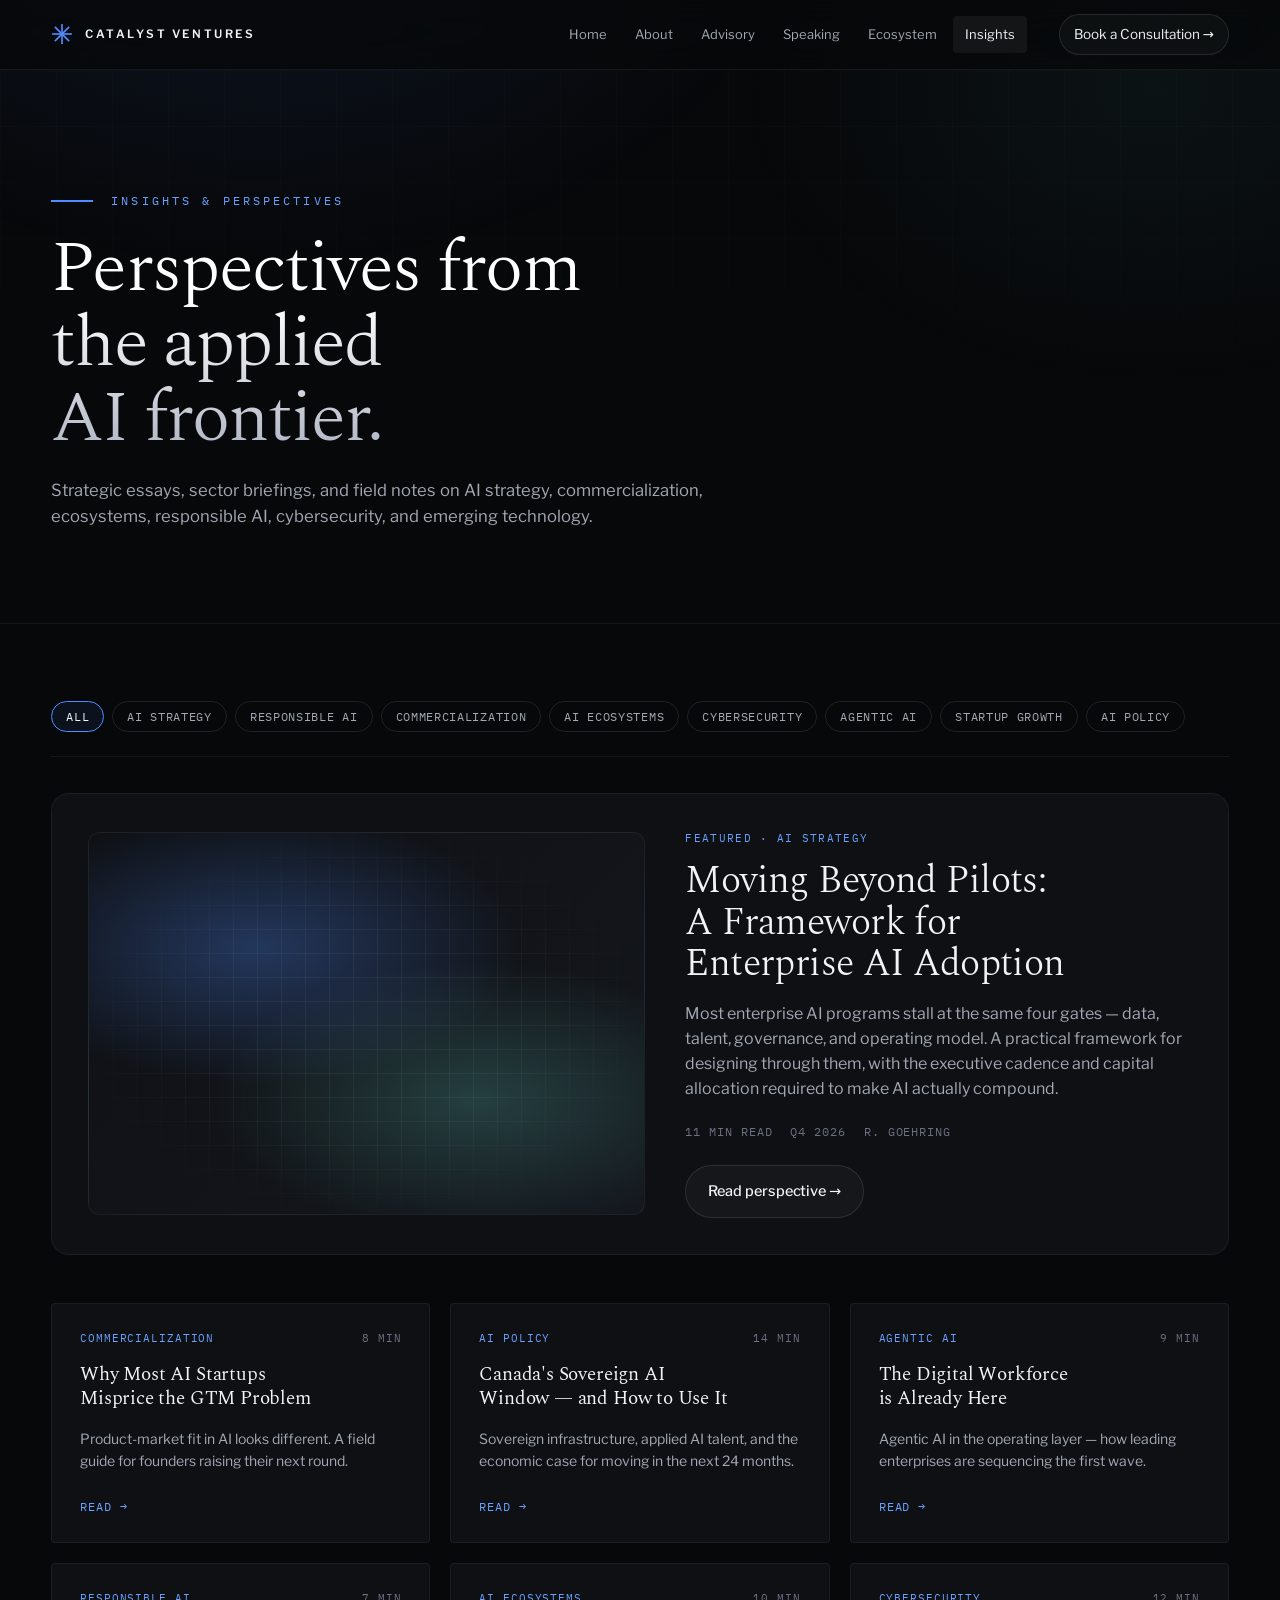
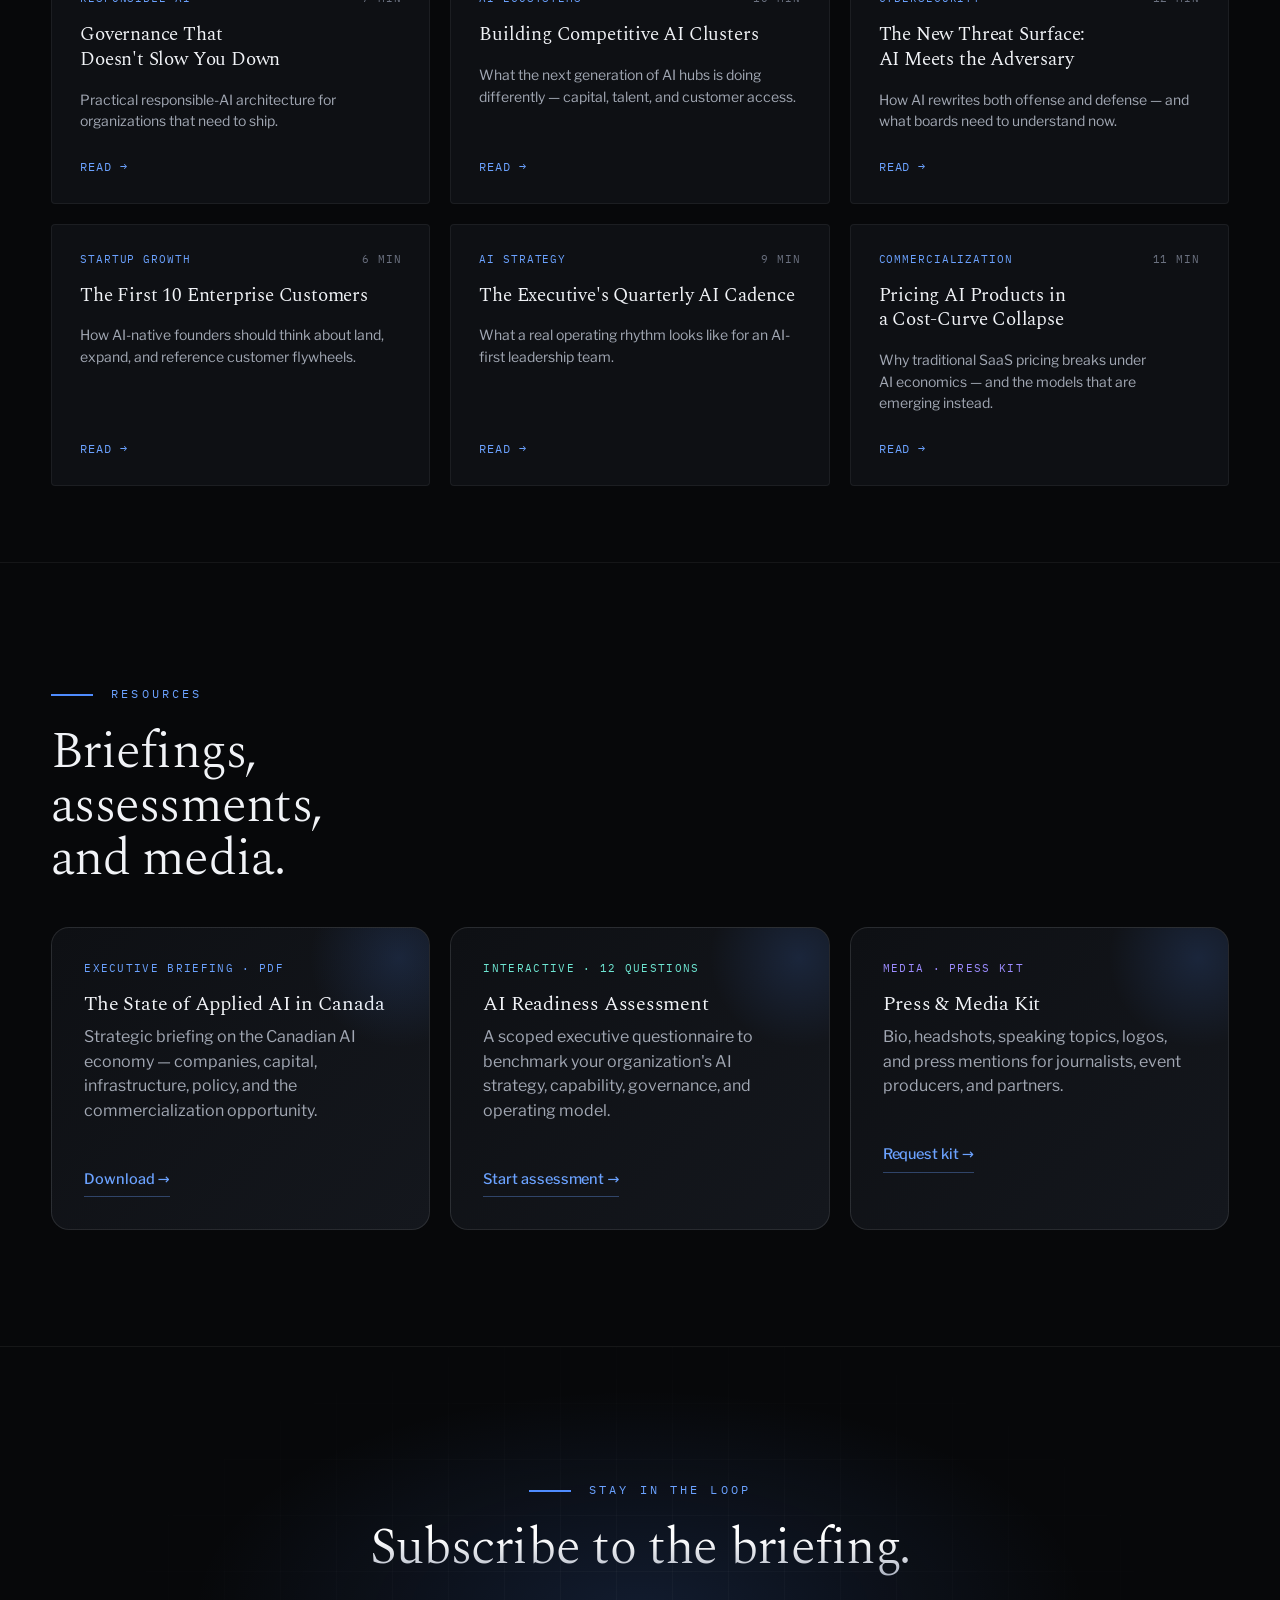
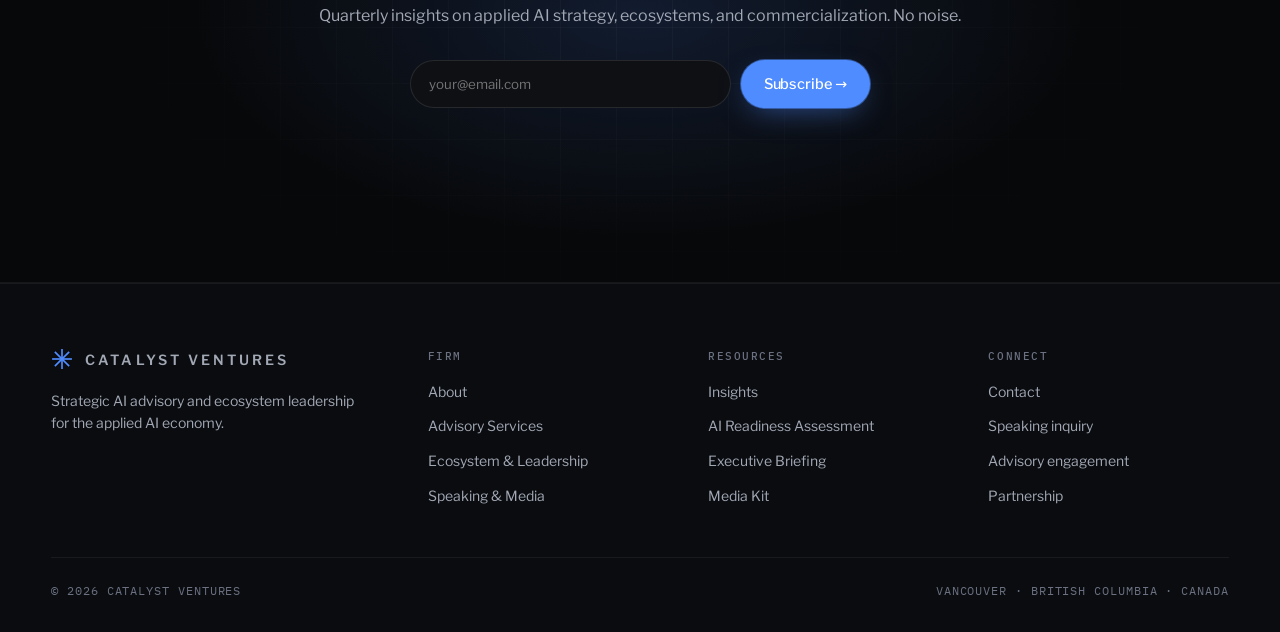
<file: insights.html>
<!doctype html>
<html lang="en">
<head>
<meta charset="utf-8">
<meta name="viewport" content="width=device-width,initial-scale=1">
<title>Insights — Catalyst Ventures</title>
<meta name="description" content="Perspectives on AI strategy, commercialization, ecosystems, responsible AI, cybersecurity, and the applied AI economy.">
<link rel="preconnect" href="https://fonts.googleapis.com">
<link rel="preconnect" href="https://fonts.gstatic.com" crossorigin>
<link href="https://fonts.googleapis.com/css2?family=Spectral:ital,wght@0,300;0,400;0,500;0,600;1,300;1,400;1,500&family=Libre+Franklin:wght@300;400;500;600;700&family=IBM+Plex+Mono:wght@400;500&display=swap" rel="stylesheet">
<link rel="stylesheet" href="styles.css">
<style>
  .filter-bar {
    display: flex;
    flex-wrap: wrap;
    gap: 8px;
    margin: 0 0 36px;
    padding-bottom: 24px;
    border-bottom: 1px solid var(--border-subtle);
  }
  .feature-post {
    display: grid;
    grid-template-columns: 1.1fr 1fr;
    gap: 40px;
    align-items: center;
    border: 1px solid var(--border-subtle);
    background: var(--bg-surface);
    border-radius: 18px;
    padding: 36px;
    margin-bottom: 48px;
    transition: border-color .2s;
  }
  .feature-post:hover { border-color: var(--border-strong); }
  .feature-post__visual {
    aspect-ratio: 16/11;
    background:
      radial-gradient(ellipse 80% 60% at 30% 30%, rgba(79,140,255,0.30), transparent 60%),
      radial-gradient(ellipse 80% 60% at 70% 70%, rgba(110,231,211,0.20), transparent 60%),
      linear-gradient(135deg, #0e1014, #14171d);
    border: 1px solid var(--border-subtle);
    border-radius: 12px;
    position: relative;
    overflow: hidden;
  }
  .feature-post__visual::before {
    content: "";
    position: absolute; inset: 0;
    background-image:
      linear-gradient(rgba(255,255,255,0.05) 1px, transparent 1px),
      linear-gradient(90deg, rgba(255,255,255,0.05) 1px, transparent 1px);
    background-size: 24px 24px;
    -webkit-mask-image: radial-gradient(ellipse at center, #000 30%, transparent 80%);
            mask-image: radial-gradient(ellipse at center, #000 30%, transparent 80%);
  }
  @media (max-width: 820px) {
    .feature-post { grid-template-columns: 1fr; padding: 24px; }
  }

  .resource-card {
    background: linear-gradient(135deg, var(--bg-surface) 0%, var(--bg-elevated) 100%);
    border: 1px solid var(--border-default);
    border-radius: 18px;
    padding: 32px;
    position: relative;
    overflow: hidden;
    transition: transform .25s, border-color .25s;
  }
  .resource-card:hover { transform: translateY(-2px); border-color: var(--accent-blue); }
  .resource-card::before {
    content: "";
    position: absolute; top: -60px; right: -60px;
    width: 180px; height: 180px;
    background: radial-gradient(circle, rgba(79,140,255,0.15), transparent 70%);
    pointer-events: none;
  }
  .resource-card h3 { margin: 14px 0 8px; }
</style>
</head>
<body>

<header class="nav">
  <div class="nav__inner">
    <a class="brand" href="index.html">
      <span class="brand__mark"><svg viewBox="0 0 20 20" fill="none" xmlns="http://www.w3.org/2000/svg"><line x1="10" y1="1" x2="10" y2="19" stroke="#4f8cff" stroke-width="1.5"/><line x1="1" y1="10" x2="19" y2="10" stroke="#4f8cff" stroke-width="1.5"/><line x1="3.5" y1="3.5" x2="16.5" y2="16.5" stroke="#4f8cff" stroke-width="1.5"/><line x1="16.5" y1="3.5" x2="3.5" y2="16.5" stroke="#4f8cff" stroke-width="1.5"/></svg></span>
      <span>Catalyst Ventures</span>
    </a>
    <nav class="nav__links">
      <a href="index.html">Home</a>
      <a href="about.html">About</a>
      <a href="advisory.html">Advisory</a>
      <a href="speaking.html">Speaking</a>
      <a href="ecosystem.html">Ecosystem</a>
      <a href="insights.html" class="is-active">Insights</a>
    </nav>
    <a class="nav__cta" href="contact.html">Book a Consultation →</a>
    <button class="nav__menu-btn" data-nav-toggle aria-label="Menu"><svg width="18" height="14" viewBox="0 0 18 14" fill="none"><path d="M0 1h18M0 7h18M0 13h18" stroke="currentColor" stroke-width="1.5"/></svg></button>
  </div>
</header>

<main>

<!-- HERO -->
<section class="page-hero" data-screen-label="01 Insights Hero">
  <div class="container" style="position: relative; z-index: 1;">
    <p class="eyebrow">Insights &amp; Perspectives</p>
    <h1 class="page-hero__title grad-text">Perspectives from<br>the applied AI&nbsp;frontier.</h1>
    <p class="page-hero__sub">
      Strategic essays, sector briefings, and field notes on AI strategy, commercialization,
      ecosystems, responsible AI, cybersecurity, and emerging technology.
    </p>
  </div>
</section>

<!-- POSTS -->
<section class="section section--tight" data-screen-label="02 Posts">
  <div class="container">

    <div class="filter-bar" id="filters">
      <button class="pill is-active" data-cat="all">All</button>
      <button class="pill" data-cat="AI Strategy">AI Strategy</button>
      <button class="pill" data-cat="Responsible AI">Responsible AI</button>
      <button class="pill" data-cat="Commercialization">Commercialization</button>
      <button class="pill" data-cat="AI Ecosystems">AI Ecosystems</button>
      <button class="pill" data-cat="Cybersecurity">Cybersecurity</button>
      <button class="pill" data-cat="Agentic AI">Agentic AI</button>
      <button class="pill" data-cat="Startup Growth">Startup Growth</button>
      <button class="pill" data-cat="AI Policy">AI Policy</button>
    </div>

    <!-- Featured -->
    <article class="feature-post" data-cat="AI Strategy">
      <div class="feature-post__visual"></div>
      <div>
        <div style="font-family: var(--font-mono); font-size: 11px; letter-spacing: 0.12em; text-transform: uppercase; color: var(--accent-blue-2); margin-bottom: 14px;">FEATURED · AI STRATEGY</div>
        <h2 style="font-size: clamp(26px, 3vw, 38px); line-height: 1.1; margin-bottom: 16px;">Moving Beyond Pilots: A Framework for Enterprise AI Adoption</h2>
        <p>Most enterprise AI programs stall at the same four gates — data, talent, governance, and operating model. A practical framework for designing through them, with the executive cadence and capital allocation required to make AI actually compound.</p>
        <div style="display: flex; gap: 18px; margin-top: 22px; font-family: var(--font-mono); font-size: 11.5px; letter-spacing: 0.08em; text-transform: uppercase; color: var(--text-muted);">
          <span>11 MIN READ</span><span>Q4 2026</span><span>R. GOEHRING</span>
        </div>
        <a class="btn btn--ghost" href="#" style="margin-top: 24px;">Read perspective →</a>
      </div>
    </article>

    <div class="grid grid--3" id="post-grid">
      <article class="post-card" data-cat="Commercialization">
        <div class="post-card__meta"><span class="post-card__cat">COMMERCIALIZATION</span><span>8 MIN</span></div>
        <h3>Why Most AI Startups Misprice the GTM Problem</h3>
        <p>Product-market fit in AI looks different. A field guide for founders raising their next round.</p>
        <span class="post-card__link">Read →</span>
      </article>
      <article class="post-card" data-cat="AI Policy">
        <div class="post-card__meta"><span class="post-card__cat">AI POLICY</span><span>14 MIN</span></div>
        <h3>Canada's Sovereign AI Window — and How to Use It</h3>
        <p>Sovereign infrastructure, applied AI talent, and the economic case for moving in the next 24 months.</p>
        <span class="post-card__link">Read →</span>
      </article>
      <article class="post-card" data-cat="Agentic AI">
        <div class="post-card__meta"><span class="post-card__cat">AGENTIC AI</span><span>9 MIN</span></div>
        <h3>The Digital Workforce is Already Here</h3>
        <p>Agentic AI in the operating layer — how leading enterprises are sequencing the first wave.</p>
        <span class="post-card__link">Read →</span>
      </article>
      <article class="post-card" data-cat="Responsible AI">
        <div class="post-card__meta"><span class="post-card__cat">RESPONSIBLE AI</span><span>7 MIN</span></div>
        <h3>Governance That Doesn't Slow You Down</h3>
        <p>Practical responsible-AI architecture for organizations that need to ship.</p>
        <span class="post-card__link">Read →</span>
      </article>
      <article class="post-card" data-cat="AI Ecosystems">
        <div class="post-card__meta"><span class="post-card__cat">AI ECOSYSTEMS</span><span>10 MIN</span></div>
        <h3>Building Competitive AI Clusters</h3>
        <p>What the next generation of AI hubs is doing differently — capital, talent, and customer access.</p>
        <span class="post-card__link">Read →</span>
      </article>
      <article class="post-card" data-cat="Cybersecurity">
        <div class="post-card__meta"><span class="post-card__cat">CYBERSECURITY</span><span>12 MIN</span></div>
        <h3>The New Threat Surface: AI Meets the Adversary</h3>
        <p>How AI rewrites both offense and defense — and what boards need to understand now.</p>
        <span class="post-card__link">Read →</span>
      </article>
      <article class="post-card" data-cat="Startup Growth">
        <div class="post-card__meta"><span class="post-card__cat">STARTUP GROWTH</span><span>6 MIN</span></div>
        <h3>The First 10 Enterprise Customers</h3>
        <p>How AI-native founders should think about land, expand, and reference customer flywheels.</p>
        <span class="post-card__link">Read →</span>
      </article>
      <article class="post-card" data-cat="AI Strategy">
        <div class="post-card__meta"><span class="post-card__cat">AI STRATEGY</span><span>9 MIN</span></div>
        <h3>The Executive's Quarterly AI Cadence</h3>
        <p>What a real operating rhythm looks like for an AI-first leadership team.</p>
        <span class="post-card__link">Read →</span>
      </article>
      <article class="post-card" data-cat="Commercialization">
        <div class="post-card__meta"><span class="post-card__cat">COMMERCIALIZATION</span><span>11 MIN</span></div>
        <h3>Pricing AI Products in a Cost-Curve Collapse</h3>
        <p>Why traditional SaaS pricing breaks under AI economics — and the models that are emerging instead.</p>
        <span class="post-card__link">Read →</span>
      </article>
    </div>
  </div>
</section>

<!-- RESOURCES -->
<section class="section section--bordered" id="briefing" data-screen-label="03 Resources">
  <div class="container">
    <p class="eyebrow">Resources</p>
    <h2 style="max-width: 18ch; margin-bottom: 40px;">Briefings, assessments, and media.</h2>

    <div class="grid grid--3">
      <a class="resource-card" id="briefing-card" href="contact.html?type=briefing">
        <div style="font-family: var(--font-mono); font-size: 11px; letter-spacing: 0.12em; text-transform: uppercase; color: var(--accent-blue-2);">EXECUTIVE BRIEFING · PDF</div>
        <h3>The State of Applied AI in Canada</h3>
        <p>Strategic briefing on the Canadian AI economy — companies, capital, infrastructure, policy, and the commercialization opportunity.</p>
        <div style="margin-top: 22px;" class="btn btn--link">Download →</div>
      </a>

      <a class="resource-card" id="assessment" href="contact.html?type=assessment">
        <div style="font-family: var(--font-mono); font-size: 11px; letter-spacing: 0.12em; text-transform: uppercase; color: var(--accent-cyan);">INTERACTIVE · 12 QUESTIONS</div>
        <h3>AI Readiness Assessment</h3>
        <p>A scoped executive questionnaire to benchmark your organization's AI strategy, capability, governance, and operating model.</p>
        <div style="margin-top: 22px;" class="btn btn--link">Start assessment →</div>
      </a>

      <a class="resource-card" id="media" href="contact.html?type=media">
        <div style="font-family: var(--font-mono); font-size: 11px; letter-spacing: 0.12em; text-transform: uppercase; color: var(--accent-violet);">MEDIA · PRESS KIT</div>
        <h3>Press &amp; Media Kit</h3>
        <p>Bio, headshots, speaking topics, logos, and press mentions for journalists, event producers, and partners.</p>
        <div style="margin-top: 22px;" class="btn btn--link">Request kit →</div>
      </a>
    </div>
  </div>
</section>

<!-- CTA -->
<section class="cta">
  <div class="cta__inner">
    <p class="eyebrow" style="justify-content: center;">Stay in the loop</p>
    <h2 class="grad-text">Subscribe to the briefing.</h2>
    <p style="margin-top: 22px; color: var(--text-secondary);">Quarterly insights on applied AI strategy, ecosystems, and commercialization. No noise.</p>
    <form
      id="newsletter-form"
      action="https://formspree.io/f/mpqnzvog"
      method="POST"
      style="display: flex; gap: 10px; justify-content: center; margin-top: 32px; flex-wrap: wrap; max-width: 460px; margin-left: auto; margin-right: auto;"
    >
      <input type="hidden" name="_subject" value="New Catalyst newsletter subscriber">
      <input type="hidden" name="source" value="catalystventures.ca/insights">
      <!-- Honeypot -->
      <input type="text" name="_gotcha" tabindex="-1" autocomplete="off" style="position:absolute;left:-9999px;opacity:0;height:0;width:0;">
      <input type="email" name="email" placeholder="your@email.com" required style="flex: 1; min-width: 220px; background: var(--bg-surface); border: 1px solid var(--border-default); border-radius: 999px; padding: 13px 18px; color: var(--text-primary); font-family: var(--font-body);">
      <button class="btn btn--primary" type="submit" id="newsletter-btn">Subscribe →</button>
    </form>
    <p id="newsletter-msg" style="margin-top: 16px; font-family: var(--font-mono); font-size: 12px; letter-spacing: 0.08em; color: var(--accent-cyan); min-height: 18px;"></p>
  </div>
</section>

</main>

<footer class="footer">
  <div class="footer__inner">
    <div class="footer__top">
      <div class="footer__brand footer__col">
        <a class="brand" href="index.html">
          <span class="brand__mark"><svg viewBox="0 0 20 20" fill="none" xmlns="http://www.w3.org/2000/svg"><line x1="10" y1="1" x2="10" y2="19" stroke="#4f8cff" stroke-width="1.5"/><line x1="1" y1="10" x2="19" y2="10" stroke="#4f8cff" stroke-width="1.5"/><line x1="3.5" y1="3.5" x2="16.5" y2="16.5" stroke="#4f8cff" stroke-width="1.5"/><line x1="16.5" y1="3.5" x2="3.5" y2="16.5" stroke="#4f8cff" stroke-width="1.5"/></svg></span>
          <span>Catalyst Ventures</span>
        </a>
        <p>Strategic AI advisory and ecosystem leadership for the applied AI economy.</p>
      </div>
      <div class="footer__col"><h4>Firm</h4><ul><li><a href="about.html">About</a></li><li><a href="advisory.html">Advisory Services</a></li><li><a href="ecosystem.html">Ecosystem &amp; Leadership</a></li><li><a href="speaking.html">Speaking &amp; Media</a></li></ul></div>
      <div class="footer__col"><h4>Resources</h4><ul><li><a href="insights.html">Insights</a></li><li><a href="insights.html#assessment">AI Readiness Assessment</a></li><li><a href="insights.html#briefing">Executive Briefing</a></li><li><a href="insights.html#media">Media Kit</a></li></ul></div>
      <div class="footer__col"><h4>Connect</h4><ul><li><a href="contact.html">Contact</a></li><li><a href="contact.html?type=speaking">Speaking inquiry</a></li><li><a href="contact.html?type=advisory">Advisory engagement</a></li><li><a href="contact.html?type=partnership">Partnership</a></li></ul></div>
    </div>
    <div class="footer__bottom">
      <span>© 2026 Catalyst Ventures</span>
      <span>Vancouver · British Columbia · Canada</span>
    </div>
  </div>
</footer>

<script src="app.js"></script>
<script>
  // Filter pills
  (function() {
    const pills = document.querySelectorAll('#filters .pill');
    const cards = document.querySelectorAll('#post-grid .post-card, .feature-post');
    pills.forEach(p => {
      p.addEventListener('click', () => {
        pills.forEach(x => x.classList.remove('is-active'));
        p.classList.add('is-active');
        const cat = p.dataset.cat;
        cards.forEach(c => {
          const match = cat === 'all' || c.dataset.cat === cat;
          c.style.display = match ? '' : 'none';
        });
      });
    });
  })();

  // Newsletter subscribe (Formspree AJAX)
  (function() {
    const form = document.getElementById('newsletter-form');
    const btn  = document.getElementById('newsletter-btn');
    const msg  = document.getElementById('newsletter-msg');
    if (!form) return;

    form.addEventListener('submit', async (e) => {
      e.preventDefault();
      msg.style.color = '';
      msg.textContent = '';

      if (form.action.indexOf('YOUR_NEWSLETTER_FORM_ID') > -1) {
        msg.style.color = '#ff9a9a';
        msg.textContent = 'Newsletter endpoint not yet configured.';
        return;
      }

      btn.disabled = true;
      const original = btn.textContent;
      btn.textContent = 'Sending…';

      try {
        const res = await fetch(form.action, {
          method: 'POST',
          body: new FormData(form),
          headers: { 'Accept': 'application/json' },
        });
        if (res.ok) {
          msg.style.color = 'var(--accent-cyan)';
          msg.textContent = '✓ SUBSCRIBED — CHECK YOUR INBOX TO CONFIRM';
          form.reset();
        } else {
          throw new Error('Submit failed');
        }
      } catch (err) {
        msg.style.color = '#ff9a9a';
        msg.textContent = 'SOMETHING WENT WRONG — PLEASE TRY AGAIN';
      } finally {
        btn.disabled = false;
        btn.textContent = original;
      }
    });
  })();
</script>

</body>
</html>
</file>
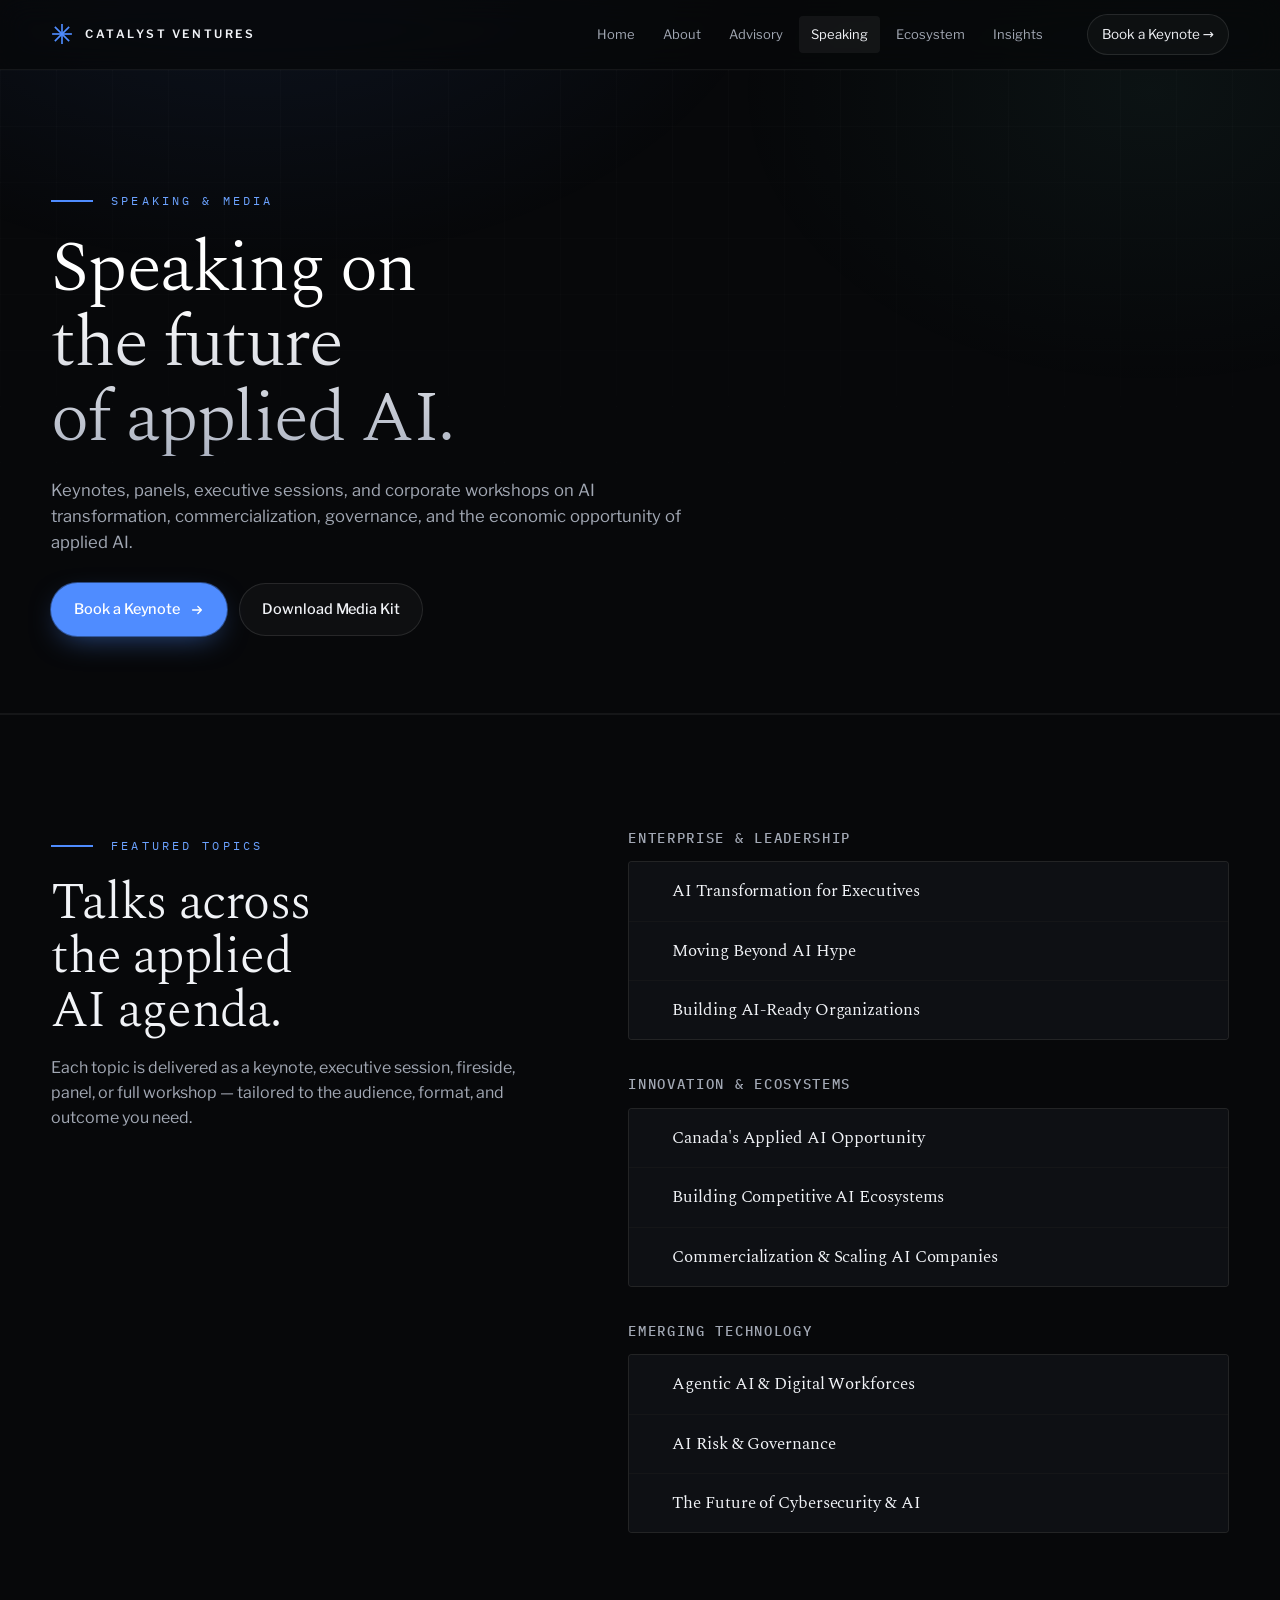
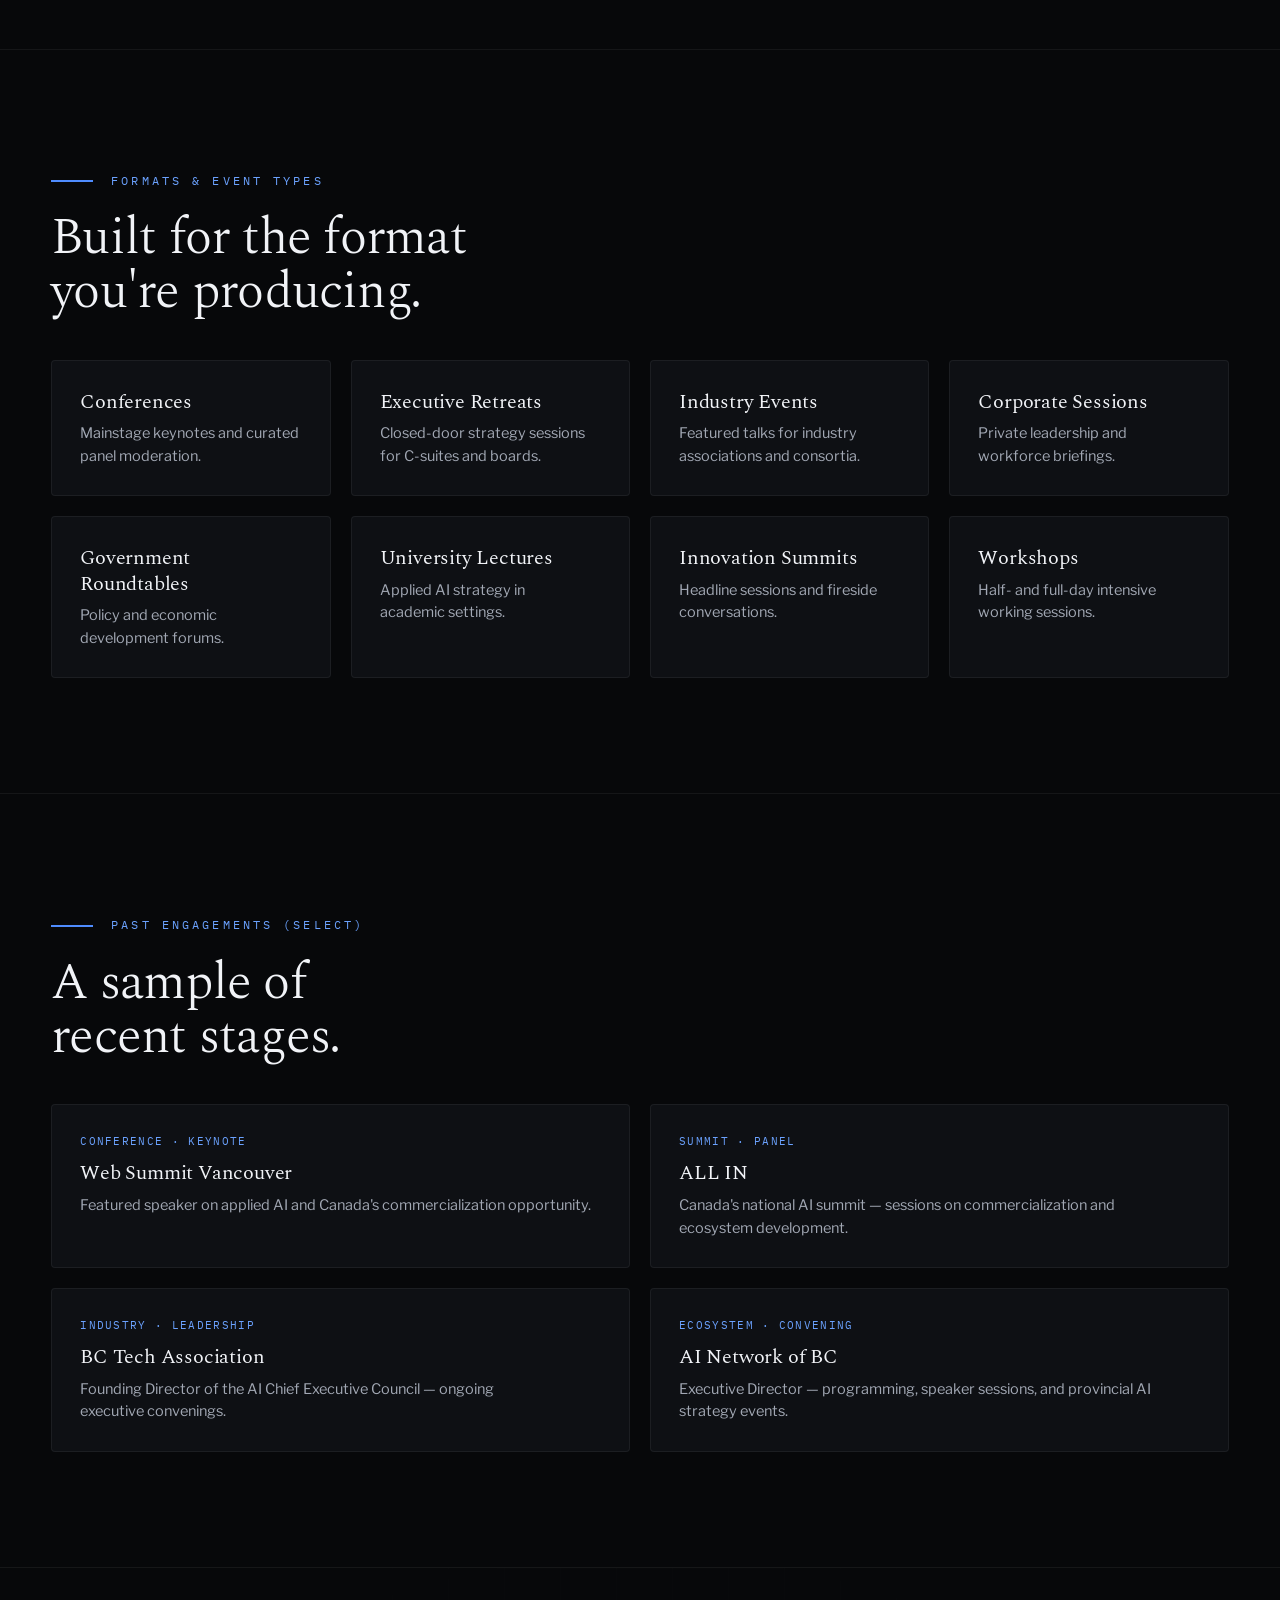
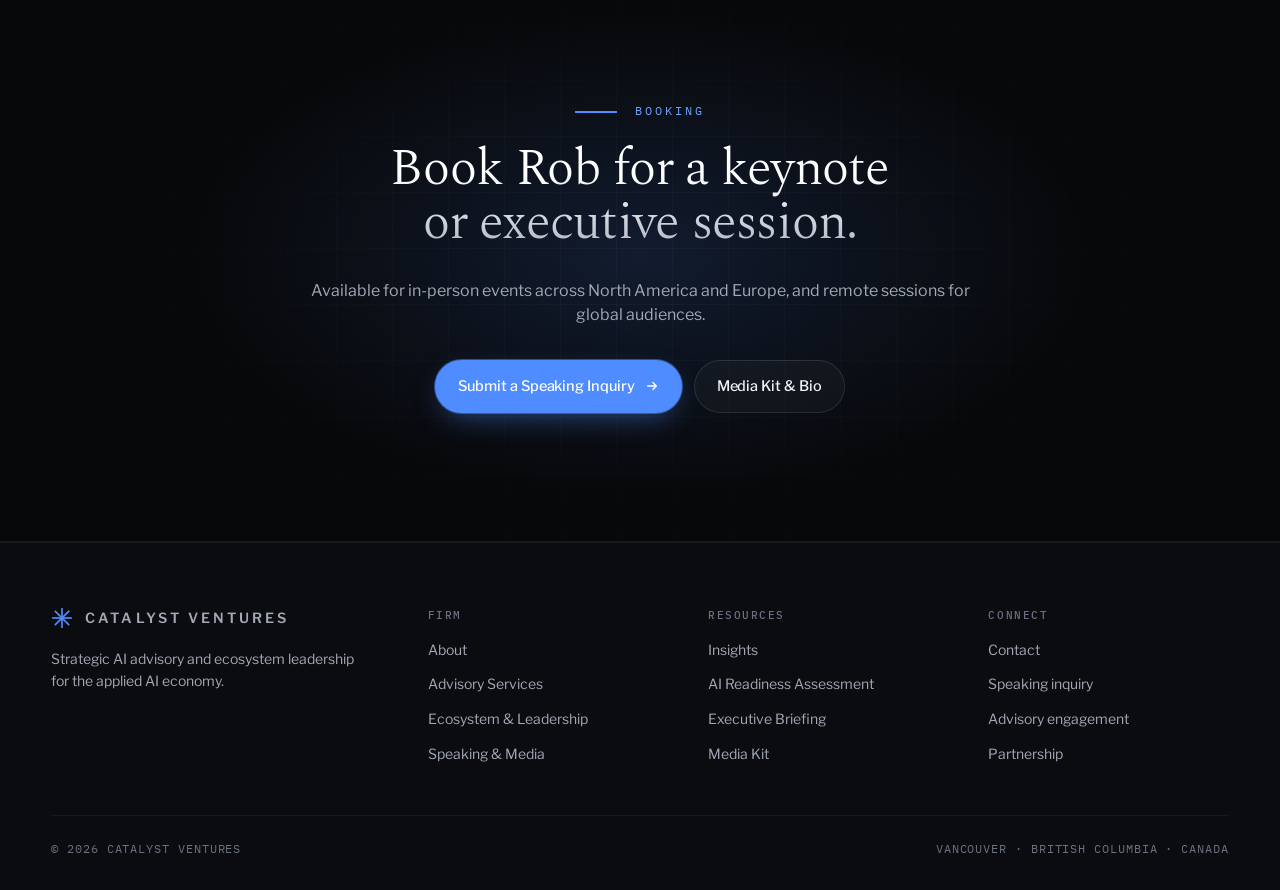
<file: speaking.html>
<!doctype html>
<html lang="en">
<head>
<meta charset="utf-8">
<meta name="viewport" content="width=device-width,initial-scale=1">
<title>Speaking &amp; Media — Catalyst Ventures</title>
<meta name="description" content="Keynotes, panels, and executive sessions on applied AI, agentic AI, AI governance, and Canada's AI opportunity.">
<link rel="preconnect" href="https://fonts.googleapis.com">
<link rel="preconnect" href="https://fonts.gstatic.com" crossorigin>
<link href="https://fonts.googleapis.com/css2?family=Spectral:ital,wght@0,300;0,400;0,500;0,600;1,300;1,400;1,500&family=Libre+Franklin:wght@300;400;500;600;700&family=IBM+Plex+Mono:wght@400;500&display=swap" rel="stylesheet">
<link rel="stylesheet" href="styles.css">
</head>
<body>

<header class="nav">
  <div class="nav__inner">
    <a class="brand" href="index.html">
      <span class="brand__mark"><svg viewBox="0 0 20 20" fill="none" xmlns="http://www.w3.org/2000/svg"><line x1="10" y1="1" x2="10" y2="19" stroke="#4f8cff" stroke-width="1.5"/><line x1="1" y1="10" x2="19" y2="10" stroke="#4f8cff" stroke-width="1.5"/><line x1="3.5" y1="3.5" x2="16.5" y2="16.5" stroke="#4f8cff" stroke-width="1.5"/><line x1="16.5" y1="3.5" x2="3.5" y2="16.5" stroke="#4f8cff" stroke-width="1.5"/></svg></span>
      <span>Catalyst Ventures</span>
    </a>
    <nav class="nav__links">
      <a href="index.html">Home</a>
      <a href="about.html">About</a>
      <a href="advisory.html">Advisory</a>
      <a href="speaking.html" class="is-active">Speaking</a>
      <a href="ecosystem.html">Ecosystem</a>
      <a href="insights.html">Insights</a>
    </nav>
    <a class="nav__cta" href="contact.html?type=speaking">Book a Keynote →</a>
    <button class="nav__menu-btn" data-nav-toggle aria-label="Menu"><svg width="18" height="14" viewBox="0 0 18 14" fill="none"><path d="M0 1h18M0 7h18M0 13h18" stroke="currentColor" stroke-width="1.5"/></svg></button>
  </div>
</header>

<main>

<!-- HERO -->
<section class="page-hero" data-screen-label="01 Speaking Hero">
  <div class="container" style="position: relative; z-index: 1;">
    <p class="eyebrow">Speaking &amp; Media</p>
    <h1 class="page-hero__title grad-text">Speaking on the future<br>of applied&nbsp;AI.</h1>
    <p class="page-hero__sub">
      Keynotes, panels, executive sessions, and corporate workshops on AI transformation,
      commercialization, governance, and the economic opportunity of applied AI.
    </p>
    <div style="display: flex; gap: 12px; margin-top: 28px; flex-wrap: wrap;">
      <a class="btn btn--primary" href="contact.html?type=speaking">Book a Keynote
        <svg viewBox="0 0 16 16" fill="none"><path d="M3 8h10m-4-4 4 4-4 4" stroke="currentColor" stroke-width="1.5" stroke-linecap="round" stroke-linejoin="round"/></svg>
      </a>
      <a class="btn btn--ghost" href="insights.html#media">Download Media Kit</a>
    </div>
  </div>
</section>

<!-- TOPICS -->
<section class="section section--bordered" data-screen-label="02 Topics">
  <div class="container split">
    <div>
      <p class="eyebrow">Featured Topics</p>
      <h2 style="max-width: 14ch;">Talks across the applied AI agenda.</h2>
      <p style="margin-top: 18px; max-width: 44ch;">
        Each topic is delivered as a keynote, executive session, fireside, panel, or
        full workshop — tailored to the audience, format, and outcome you need.
      </p>
    </div>
    <div>
      <div class="topic-group">
        <h3>Enterprise &amp; Leadership</h3>
        <ul class="topic-list">
          <li>AI Transformation for Executives</li>
          <li>Moving Beyond AI Hype</li>
          <li>Building AI-Ready Organizations</li>
        </ul>
      </div>
      <div class="topic-group">
        <h3>Innovation &amp; Ecosystems</h3>
        <ul class="topic-list">
          <li>Canada's Applied AI Opportunity</li>
          <li>Building Competitive AI Ecosystems</li>
          <li>Commercialization &amp; Scaling AI Companies</li>
        </ul>
      </div>
      <div class="topic-group" style="margin-bottom: 0;">
        <h3>Emerging Technology</h3>
        <ul class="topic-list">
          <li>Agentic AI &amp; Digital Workforces</li>
          <li>AI Risk &amp; Governance</li>
          <li>The Future of Cybersecurity &amp; AI</li>
        </ul>
      </div>
    </div>
  </div>
</section>

<!-- FORMATS -->
<section class="section section--bordered" data-screen-label="03 Formats">
  <div class="container">
    <p class="eyebrow">Formats &amp; Event Types</p>
    <h2 style="max-width: 16ch; margin-bottom: 40px;">Built for the format you're producing.</h2>
    <div class="grid grid--4">
      <div class="card"><h3>Conferences</h3><p>Mainstage keynotes and curated panel moderation.</p></div>
      <div class="card"><h3>Executive Retreats</h3><p>Closed-door strategy sessions for C-suites and boards.</p></div>
      <div class="card"><h3>Industry Events</h3><p>Featured talks for industry associations and consortia.</p></div>
      <div class="card"><h3>Corporate Sessions</h3><p>Private leadership and workforce briefings.</p></div>
      <div class="card"><h3>Government Roundtables</h3><p>Policy and economic development forums.</p></div>
      <div class="card"><h3>University Lectures</h3><p>Applied AI strategy in academic settings.</p></div>
      <div class="card"><h3>Innovation Summits</h3><p>Headline sessions and fireside conversations.</p></div>
      <div class="card"><h3>Workshops</h3><p>Half- and full-day intensive working sessions.</p></div>
    </div>
  </div>
</section>

<!-- PAST -->
<section class="section section--bordered" data-screen-label="04 Past">
  <div class="container">
    <p class="eyebrow">Past Engagements (select)</p>
    <h2 style="max-width: 18ch; margin-bottom: 40px;">A sample of recent stages.</h2>
    <div class="grid grid--2">
      <div class="card">
        <p class="mono" style="font-size: 11px; letter-spacing: 0.12em; color: var(--accent-blue-2); margin: 0 0 10px;">CONFERENCE · KEYNOTE</p>
        <h3>Web Summit Vancouver</h3>
        <p>Featured speaker on applied AI and Canada's commercialization opportunity.</p>
      </div>
      <div class="card">
        <p class="mono" style="font-size: 11px; letter-spacing: 0.12em; color: var(--accent-blue-2); margin: 0 0 10px;">SUMMIT · PANEL</p>
        <h3>ALL IN</h3>
        <p>Canada's national AI summit — sessions on commercialization and ecosystem development.</p>
      </div>
      <div class="card">
        <p class="mono" style="font-size: 11px; letter-spacing: 0.12em; color: var(--accent-blue-2); margin: 0 0 10px;">INDUSTRY · LEADERSHIP</p>
        <h3>BC Tech Association</h3>
        <p>Founding Director of the AI Chief Executive Council — ongoing executive convenings.</p>
      </div>
      <div class="card">
        <p class="mono" style="font-size: 11px; letter-spacing: 0.12em; color: var(--accent-blue-2); margin: 0 0 10px;">ECOSYSTEM · CONVENING</p>
        <h3>AI Network of BC</h3>
        <p>Executive Director — programming, speaker sessions, and provincial AI strategy events.</p>
      </div>
    </div>
  </div>
</section>

<!-- BOOKING CTA -->
<section class="cta">
  <div class="cta__inner">
    <p class="eyebrow" style="justify-content: center;">Booking</p>
    <h2 class="grad-text">Book Rob for a keynote<br>or executive session.</h2>
    <p style="margin-top: 22px; color: var(--text-secondary);">Available for in-person events across North America and Europe, and remote sessions for global audiences.</p>
    <div style="display: flex; gap: 12px; justify-content: center; margin-top: 32px; flex-wrap: wrap;">
      <a class="btn btn--primary" href="contact.html?type=speaking">Submit a Speaking Inquiry
        <svg viewBox="0 0 16 16" fill="none"><path d="M3 8h10m-4-4 4 4-4 4" stroke="currentColor" stroke-width="1.5" stroke-linecap="round" stroke-linejoin="round"/></svg>
      </a>
      <a class="btn btn--ghost" href="insights.html#media">Media Kit &amp; Bio</a>
    </div>
  </div>
</section>

</main>

<footer class="footer">
  <div class="footer__inner">
    <div class="footer__top">
      <div class="footer__brand footer__col">
        <a class="brand" href="index.html">
          <span class="brand__mark"><svg viewBox="0 0 20 20" fill="none" xmlns="http://www.w3.org/2000/svg"><line x1="10" y1="1" x2="10" y2="19" stroke="#4f8cff" stroke-width="1.5"/><line x1="1" y1="10" x2="19" y2="10" stroke="#4f8cff" stroke-width="1.5"/><line x1="3.5" y1="3.5" x2="16.5" y2="16.5" stroke="#4f8cff" stroke-width="1.5"/><line x1="16.5" y1="3.5" x2="3.5" y2="16.5" stroke="#4f8cff" stroke-width="1.5"/></svg></span>
          <span>Catalyst Ventures</span>
        </a>
        <p>Strategic AI advisory and ecosystem leadership for the applied AI economy.</p>
      </div>
      <div class="footer__col"><h4>Firm</h4><ul><li><a href="about.html">About</a></li><li><a href="advisory.html">Advisory Services</a></li><li><a href="ecosystem.html">Ecosystem &amp; Leadership</a></li><li><a href="speaking.html">Speaking &amp; Media</a></li></ul></div>
      <div class="footer__col"><h4>Resources</h4><ul><li><a href="insights.html">Insights</a></li><li><a href="insights.html#assessment">AI Readiness Assessment</a></li><li><a href="insights.html#briefing">Executive Briefing</a></li><li><a href="insights.html#media">Media Kit</a></li></ul></div>
      <div class="footer__col"><h4>Connect</h4><ul><li><a href="contact.html">Contact</a></li><li><a href="contact.html?type=speaking">Speaking inquiry</a></li><li><a href="contact.html?type=advisory">Advisory engagement</a></li><li><a href="contact.html?type=partnership">Partnership</a></li></ul></div>
    </div>
    <div class="footer__bottom">
      <span>© 2026 Catalyst Ventures</span>
      <span>Vancouver · British Columbia · Canada</span>
    </div>
  </div>
</footer>

<script src="app.js"></script>
</body>
</html>
</file>
<file: styles.css>
/* =========================================================
   Catalyst Ventures — Shared Stylesheet
   ========================================================= */

:root {
  /* Color tokens */
  --bg-base:        #07080a;
  --bg-surface:     #0e1014;
  --bg-elevated:    #14171d;
  --bg-inset:       #0a0c10;
  --border-subtle:  rgba(255,255,255,0.06);
  --border-default: rgba(255,255,255,0.10);
  --border-strong:  rgba(255,255,255,0.18);

  --text-primary:   #f1f3f7;
  --text-secondary: #a2a8b4;
  --text-muted:     #6b7180;
  --text-dim:       #4a4f5b;

  --accent-blue:    #4f8cff;
  --accent-blue-2:  #6ba2ff;
  --accent-cyan:    #6ee7d3;
  --accent-violet:  #9c8cff;
  --silver:         #c6cbd6;

  --grad-line: linear-gradient(90deg, transparent, rgba(79,140,255,0.5), transparent);

  /* Type */
  --font-display: "Spectral", Georgia, serif;
  --font-body:    "Libre Franklin", system-ui, sans-serif;
  --font-mono:    "IBM Plex Mono", ui-monospace, monospace;

  /* Spacing */
  --pad-page: clamp(20px, 4vw, 56px);
  --max-w:    1280px;
}

* { box-sizing: border-box; }

html, body { margin: 0; padding: 0; }

body {
  background: var(--bg-base);
  color: var(--text-primary);
  font-family: var(--font-body);
  font-size: 16px;
  line-height: 1.55;
  -webkit-font-smoothing: antialiased;
  text-rendering: optimizeLegibility;
  overflow-x: hidden;
}

/* Ambient glow behind everything */
body::before {
  content: "";
  position: fixed;
  inset: 0;
  pointer-events: none;
  background:
    radial-gradient(900px 600px at 20% -10%, rgba(79,140,255,0.10), transparent 60%),
    radial-gradient(700px 500px at 90% 10%, rgba(110,231,211,0.05), transparent 60%);
  z-index: 0;
}

a { color: inherit; text-decoration: none; }
img { max-width: 100%; display: block; }

/* =========================================================
   Layout primitives
   ========================================================= */

.container {
  max-width: var(--max-w);
  margin: 0 auto;
  padding: 0 var(--pad-page);
  position: relative;
  z-index: 1;
}

.section {
  padding: clamp(64px, 9vw, 140px) 0;
  position: relative;
  z-index: 1;
}

.section--tight { padding: clamp(48px, 6vw, 96px) 0; }

.section--bordered {
  border-top: 1px solid var(--border-subtle);
}

/* Hairline accent above section labels */
.eyebrow {
  display: inline-flex;
  align-items: center;
  gap: 18px;
  font-family: var(--font-mono);
  font-size: 12px;
  letter-spacing: 0.26em;
  text-transform: uppercase;
  color: var(--accent-blue-2);
  margin: 0 0 22px;
}
.eyebrow::before {
  content: "";
  width: 42px;
  height: 2px;
  background: var(--accent-blue);
  display: inline-block;
  flex: none;
}

/* =========================================================
   Typography
   ========================================================= */

h1, h2, h3, h4 {
  font-family: var(--font-display);
  font-weight: 300;
  letter-spacing: -0.02em;
  margin: 0;
  color: var(--text-primary);
  text-wrap: balance;
}

h1 {
  font-size: clamp(44px, 6.8vw, 96px);
  line-height: 1.02;
  letter-spacing: -0.025em;
  font-weight: 300;
}
h2 {
  font-size: clamp(32px, 4vw, 56px);
  line-height: 1.05;
  letter-spacing: -0.015em;
}
h3 {
  font-size: clamp(20px, 1.6vw, 24px);
  line-height: 1.25;
  letter-spacing: -0.01em;
  font-weight: 400;
}
h4 {
  font-family: "IBM Plex Mono", ui-monospace, monospace;
  font-size: 11px;
  letter-spacing: 0.14em;
  text-transform: uppercase;
  font-weight: 500;
}

p { margin: 0 0 1em; color: var(--text-secondary); text-wrap: pretty; }
p.lead {
  font-size: clamp(17px, 1.4vw, 21px);
  line-height: 1.5;
  color: var(--text-primary);
  max-width: 62ch;
}

.mono { font-family: var(--font-mono); }
.dim { color: var(--text-muted); }

/* Subtle headline gradient */
.grad-text {
  background: linear-gradient(180deg, #ffffff 30%, #8a93a8 130%);
  -webkit-background-clip: text;
  background-clip: text;
  color: transparent;
}

/* =========================================================
   Navigation
   ========================================================= */

.nav {
  position: sticky;
  top: 0;
  z-index: 50;
  background: rgba(7,8,10,0.78);
  backdrop-filter: blur(14px) saturate(140%);
  -webkit-backdrop-filter: blur(14px) saturate(140%);
  border-bottom: 1px solid var(--border-subtle);
}

.nav__inner {
  max-width: var(--max-w);
  margin: 0 auto;
  padding: 14px var(--pad-page);
  display: flex;
  align-items: center;
  gap: 32px;
}

.brand {
  display: inline-flex;
  align-items: center;
  gap: 12px;
  font-family: "Libre Franklin", system-ui, sans-serif;
  font-weight: 600;
  letter-spacing: 0.22em;
  text-transform: uppercase;
  font-size: 11.5px;
  color: var(--text-primary);
}
.brand__mark {
  width: 22px;
  height: 22px;
  position: relative;
  display: inline-block;
}
.brand__mark svg { width: 100%; height: 100%; display: block; }

.nav__links {
  display: flex;
  gap: 4px;
  margin-left: auto;
  align-items: center;
}
.nav__links a {
  font-size: 13px;
  font-family: var(--font-body);
  padding: 8px 12px;
  border-radius: 4px;
  color: var(--text-secondary);
  transition: color .2s, background .2s;
}
.nav__links a:hover { color: var(--text-primary); background: rgba(255,255,255,0.04); }
.nav__links a.is-active {
  color: var(--text-primary);
  background: rgba(255,255,255,0.05);
}

.nav__cta {
  font-size: 13.5px;
  padding: 9px 14px;
  border-radius: 999px;
  border: 1px solid var(--border-default);
  background: rgba(255,255,255,0.03);
  color: var(--text-primary);
  transition: all .2s;
}
.nav__cta:hover {
  background: var(--accent-blue);
  border-color: var(--accent-blue);
  color: #fff;
}

.nav__menu-btn {
  display: none;
  width: 38px; height: 38px;
  border: 1px solid var(--border-default);
  background: transparent;
  border-radius: 4px;
  color: var(--text-primary);
  margin-left: auto;
  cursor: pointer;
  align-items: center; justify-content: center;
}

@media (max-width: 940px) {
  .nav__links, .nav__cta { display: none; }
  .nav__menu-btn { display: inline-flex; }
  .nav--open .nav__links {
    display: flex;
    flex-direction: column;
    position: absolute;
    top: 100%; left: 0; right: 0;
    background: var(--bg-surface);
    border-bottom: 1px solid var(--border-subtle);
    padding: 12px var(--pad-page) 18px;
    gap: 0;
    align-items: stretch;
  }
  .nav--open .nav__links a {
    padding: 12px 0;
    border-bottom: 1px solid var(--border-subtle);
  }
  .nav--open .nav__cta {
    display: inline-flex;
    margin-top: 12px;
    justify-content: center;
  }
}

/* =========================================================
   Buttons
   ========================================================= */

.btn {
  display: inline-flex;
  align-items: center;
  gap: 10px;
  padding: 14px 22px;
  font-family: var(--font-body);
  font-size: 14.5px;
  font-weight: 500;
  letter-spacing: -0.005em;
  border-radius: 999px;
  border: 1px solid transparent;
  cursor: pointer;
  transition: all .2s ease;
  white-space: nowrap;
  text-decoration: none;
}
.btn svg { width: 14px; height: 14px; }

.btn--primary {
  background: var(--accent-blue);
  color: #fff;
  box-shadow: 0 0 0 1px rgba(79,140,255,0.5), 0 10px 30px -10px rgba(79,140,255,0.55);
}
.btn--primary:hover {
  background: var(--accent-blue-2);
  transform: translateY(-1px);
  box-shadow: 0 0 0 1px rgba(107,162,255,0.55), 0 14px 40px -12px rgba(79,140,255,0.7);
}

.btn--ghost {
  background: rgba(255,255,255,0.03);
  border-color: var(--border-default);
  color: var(--text-primary);
}
.btn--ghost:hover {
  border-color: var(--border-strong);
  background: rgba(255,255,255,0.06);
}

.btn--link {
  padding: 6px 0;
  background: transparent;
  border: none;
  color: var(--accent-blue-2);
  border-bottom: 1px solid rgba(107,162,255,0.35);
  border-radius: 0;
}
.btn--link:hover { color: #fff; border-bottom-color: #fff; }

/* =========================================================
   Cards
   ========================================================= */

.card {
  position: relative;
  background: var(--bg-surface);
  border: 1px solid var(--border-subtle);
  border-radius: 4px;
  padding: 28px;
  transition: border-color .25s, background .25s, transform .25s;
}
.card:hover {
  border-color: var(--border-strong);
  background: var(--bg-elevated);
}
.card__icon {
  width: 40px; height: 40px;
  display: inline-flex;
  align-items: center; justify-content: center;
  border-radius: 4px;
  background: rgba(79,140,255,0.10);
  color: var(--accent-blue-2);
  margin-bottom: 18px;
  border: 1px solid rgba(79,140,255,0.22);
}
.card__icon svg { width: 18px; height: 18px; }
.card h3 { margin-bottom: 8px; }
.card p { margin-bottom: 0; font-size: 14.5px; line-height: 1.55; }
.card__num {
  position: absolute;
  top: 22px; right: 24px;
  font-family: var(--font-mono);
  font-size: 11px;
  letter-spacing: 0.1em;
  color: var(--text-dim);
}

/* =========================================================
   Hero grid background
   ========================================================= */

.hero {
  position: relative;
  padding-top: clamp(80px, 11vw, 160px);
  padding-bottom: clamp(80px, 10vw, 140px);
  overflow: hidden;
}

.hero__grid {
  position: absolute;
  inset: 0;
  background-image:
    linear-gradient(rgba(255,255,255,0.04) 1px, transparent 1px),
    linear-gradient(90deg, rgba(255,255,255,0.04) 1px, transparent 1px);
  background-size: 64px 64px;
  -webkit-mask-image: radial-gradient(ellipse 70% 60% at 50% 30%, #000 30%, transparent 80%);
          mask-image: radial-gradient(ellipse 70% 60% at 50% 30%, #000 30%, transparent 80%);
  z-index: 0;
}

.hero__network {
  position: absolute;
  inset: 0;
  width: 100%;
  height: 100%;
  display: block;
  z-index: 0;
  pointer-events: none;
}

.hero__inner {
  position: relative;
  z-index: 2;
}

.hero__title { max-width: 16ch; }
.hero__sub {
  max-width: 60ch;
  margin-top: 24px;
  font-size: clamp(16px, 1.3vw, 19px);
  color: var(--text-secondary);
  line-height: 1.55;
}
.hero__ctas {
  display: flex;
  flex-wrap: wrap;
  gap: 12px;
  margin-top: 36px;
}

/* =========================================================
   Trust bar
   ========================================================= */

.trust {
  border-top: 1px solid var(--border-subtle);
  border-bottom: 1px solid var(--border-subtle);
  padding: 28px 0;
  background: rgba(0,0,0,0.2);
}
.trust__label {
  font-family: var(--font-mono);
  font-size: 11px;
  letter-spacing: 0.18em;
  text-transform: uppercase;
  color: var(--text-muted);
  margin-bottom: 18px;
  text-align: center;
}
.trust__row {
  display: grid;
  grid-template-columns: repeat(8, 1fr);
  gap: 12px 24px;
  align-items: center;
  justify-items: center;
}
.trust__item {
  font-family: var(--font-display);
  font-size: 13px;
  font-weight: 500;
  letter-spacing: -0.01em;
  color: var(--text-muted);
  text-align: center;
  opacity: .85;
}
@media (max-width: 880px) {
  .trust__row { grid-template-columns: repeat(4, 1fr); }
}
@media (max-width: 480px) {
  .trust__row { grid-template-columns: repeat(2, 1fr); }
}

/* =========================================================
   Generic grid utilities
   ========================================================= */

.grid {
  display: grid;
  gap: 20px;
}
.grid--3 { grid-template-columns: repeat(3, 1fr); }
.grid--2 { grid-template-columns: repeat(2, 1fr); }
.grid--4 { grid-template-columns: repeat(4, 1fr); }

@media (max-width: 980px) {
  .grid--3, .grid--4 { grid-template-columns: repeat(2, 1fr); }
}
@media (max-width: 620px) {
  .grid--3, .grid--4, .grid--2 { grid-template-columns: 1fr; }
}

/* Split layout */
.split {
  display: grid;
  grid-template-columns: 1fr 1.2fr;
  gap: clamp(40px, 6vw, 100px);
  align-items: start;
}
@media (max-width: 880px) {
  .split { grid-template-columns: 1fr; gap: 28px; }
}

/* =========================================================
   Tag list
   ========================================================= */

.taglist {
  display: flex;
  flex-wrap: wrap;
  gap: 8px;
  margin: 0;
  padding: 0;
  list-style: none;
}
.taglist li {
  font-family: var(--font-mono);
  font-size: 12px;
  letter-spacing: 0.04em;
  padding: 8px 14px;
  border: 1px solid var(--border-default);
  border-radius: 999px;
  color: var(--text-primary);
  background: rgba(255,255,255,0.02);
  transition: border-color .2s, background .2s;
}
.taglist li:hover {
  border-color: var(--accent-blue);
  background: rgba(79,140,255,0.08);
}

/* =========================================================
   Expertise pill grid (with index numbers)
   ========================================================= */

.expertise {
  display: grid;
  grid-template-columns: repeat(3, 1fr);
  border-top: 1px solid var(--border-subtle);
  border-left: 1px solid var(--border-subtle);
}
.expertise__item {
  border-right: 1px solid var(--border-subtle);
  border-bottom: 1px solid var(--border-subtle);
  padding: 22px 24px;
  display: flex;
  align-items: baseline;
  gap: 16px;
  transition: background .2s;
}
.expertise__item:hover { background: rgba(255,255,255,0.025); }
.expertise__num {
  font-family: var(--font-mono);
  font-size: 11px;
  color: var(--text-dim);
  min-width: 28px;
}
.expertise__name {
  font-family: var(--font-display);
  font-size: 17px;
  font-weight: 500;
  letter-spacing: -0.01em;
  color: var(--text-primary);
}
@media (max-width: 760px) {
  .expertise { grid-template-columns: repeat(2, 1fr); }
}
@media (max-width: 460px) {
  .expertise { grid-template-columns: 1fr; }
}

/* =========================================================
   Leadership / portrait block
   ========================================================= */

.portrait {
  position: relative;
  aspect-ratio: 4 / 5;
  background:
    linear-gradient(135deg, rgba(79,140,255,0.10), rgba(110,231,211,0.06)),
    repeating-linear-gradient(45deg, rgba(255,255,255,0.025) 0 2px, transparent 2px 12px),
    var(--bg-elevated);
  border: 1px solid var(--border-default);
  border-radius: 4px;
  overflow: hidden;
}
.portrait__label {
  position: absolute;
  bottom: 18px; left: 18px; right: 18px;
  font-family: var(--font-mono);
  font-size: 11px;
  letter-spacing: 0.1em;
  text-transform: uppercase;
  color: var(--text-muted);
  display: flex; justify-content: space-between;
}

.bio__lead { font-size: 17px; color: var(--text-primary); line-height: 1.6; }
.bio__org-list {
  margin-top: 18px;
  font-size: 14px;
  color: var(--text-secondary);
}
.bio__org-list strong { color: var(--text-primary); font-weight: 500; }

/* =========================================================
   Topic / speaking blocks
   ========================================================= */

.topic-group { margin-bottom: 36px; }
.topic-group h3 {
  font-size: 14px;
  font-family: var(--font-mono);
  letter-spacing: 0.12em;
  text-transform: uppercase;
  color: var(--text-secondary);
  font-weight: 500;
  margin-bottom: 14px;
}
.topic-list {
  list-style: none;
  padding: 0;
  margin: 0;
  display: grid;
  gap: 1px;
  background: var(--border-subtle);
  border: 1px solid var(--border-subtle);
  border-radius: 4px;
  overflow: hidden;
}
.topic-list li {
  background: var(--bg-surface);
  padding: 16px 20px;
  display: flex; align-items: center; gap: 14px;
  font-family: var(--font-display);
  font-size: 17px;
  letter-spacing: -0.005em;
  color: var(--text-primary);
  transition: background .2s, padding .2s;
}
.topic-list li::before {
  content: "→";
  color: var(--accent-blue-2);
  font-size: 14px;
  opacity: 0;
  transition: opacity .2s, transform .2s;
}
.topic-list li:hover { background: var(--bg-elevated); padding-left: 24px; }
.topic-list li:hover::before { opacity: 1; }

/* =========================================================
   Detail rows (service includes)
   ========================================================= */

.detail-row {
  display: grid;
  grid-template-columns: 1fr 1.5fr;
  gap: 60px;
  padding: 56px 0;
  border-top: 1px solid var(--border-subtle);
  align-items: start;
}
.detail-row:last-child { border-bottom: 1px solid var(--border-subtle); }
.detail-row__num {
  font-family: var(--font-mono);
  font-size: 12px;
  color: var(--text-muted);
  letter-spacing: 0.1em;
}
.detail-row h2 {
  font-size: clamp(28px, 3vw, 40px);
  margin-top: 12px;
  margin-bottom: 16px;
}
.detail-row__includes {
  list-style: none;
  padding: 0; margin: 0;
  display: grid;
  grid-template-columns: 1fr 1fr;
  gap: 14px 28px;
}
.detail-row__includes li {
  display: flex; align-items: flex-start; gap: 12px;
  padding-top: 14px;
  border-top: 1px solid var(--border-subtle);
  font-size: 15px;
  color: var(--text-primary);
}
.detail-row__includes li::before {
  content: "";
  width: 5px; height: 5px;
  background: var(--accent-cyan);
  border-radius: 50%;
  flex-shrink: 0;
  margin-top: 8px;
  box-shadow: 0 0 8px rgba(110,231,211,0.5);
}
@media (max-width: 820px) {
  .detail-row { grid-template-columns: 1fr; gap: 20px; padding: 40px 0; }
  .detail-row__includes { grid-template-columns: 1fr; }
}

/* =========================================================
   Insights / posts
   ========================================================= */

.post-card {
  background: var(--bg-surface);
  border: 1px solid var(--border-subtle);
  border-radius: 4px;
  padding: 26px 28px;
  display: flex;
  flex-direction: column;
  gap: 12px;
  transition: border-color .25s, transform .25s;
}
.post-card:hover { border-color: var(--border-strong); transform: translateY(-2px); }
.post-card__meta {
  display: flex;
  justify-content: space-between;
  font-family: var(--font-mono);
  font-size: 11px;
  letter-spacing: 0.08em;
  text-transform: uppercase;
  color: var(--text-muted);
}
.post-card__cat { color: var(--accent-blue-2); }
.post-card h3 {
  font-size: 19px;
  line-height: 1.3;
  margin: 4px 0 4px;
}
.post-card p { font-size: 14px; margin: 0; }
.post-card__link {
  margin-top: auto;
  padding-top: 14px;
  font-family: var(--font-mono);
  font-size: 12px;
  letter-spacing: 0.08em;
  text-transform: uppercase;
  color: var(--accent-blue-2);
}

/* =========================================================
   CTA section
   ========================================================= */

.cta {
  position: relative;
  margin: 0;
  padding: clamp(80px, 10vw, 140px) var(--pad-page);
  text-align: center;
  background:
    radial-gradient(ellipse 50% 60% at 50% 50%, rgba(79,140,255,0.15), transparent 70%),
    var(--bg-base);
  border-top: 1px solid var(--border-subtle);
  border-bottom: 1px solid var(--border-subtle);
  overflow: hidden;
}
.cta::before {
  content: "";
  position: absolute;
  inset: 0;
  background-image:
    linear-gradient(rgba(255,255,255,0.03) 1px, transparent 1px),
    linear-gradient(90deg, rgba(255,255,255,0.03) 1px, transparent 1px);
  background-size: 56px 56px;
  -webkit-mask-image: radial-gradient(ellipse 60% 80% at 50% 50%, #000, transparent 80%);
          mask-image: radial-gradient(ellipse 60% 80% at 50% 50%, #000, transparent 80%);
  z-index: 0;
}
.cta__inner { position: relative; z-index: 1; max-width: 760px; margin: 0 auto; }
.cta h2 { margin-bottom: 28px; }

/* =========================================================
   Footer
   ========================================================= */

.footer {
  background: var(--bg-inset);
  border-top: 1px solid var(--border-subtle);
  padding: 64px 0 32px;
  position: relative;
  z-index: 1;
}
.footer__inner {
  max-width: var(--max-w);
  margin: 0 auto;
  padding: 0 var(--pad-page);
}
.footer__top {
  display: grid;
  grid-template-columns: 1.4fr 1fr 1fr 1fr;
  gap: 40px;
  padding-bottom: 48px;
  border-bottom: 1px solid var(--border-subtle);
}
.footer__col h4 {
  font-family: var(--font-mono);
  font-size: 11px;
  letter-spacing: 0.14em;
  text-transform: uppercase;
  color: var(--text-muted);
  margin-bottom: 14px;
  font-weight: 500;
}
.footer__col ul { list-style: none; padding: 0; margin: 0; display: grid; gap: 10px; }
.footer__col a {
  font-size: 14px;
  color: var(--text-secondary);
  transition: color .2s;
}
.footer__col a:hover { color: var(--text-primary); }
.footer__brand p {
  font-size: 14px;
  margin-top: 12px;
  max-width: 32ch;
  color: var(--text-secondary);
}
.footer__bottom {
  display: flex;
  justify-content: space-between;
  align-items: center;
  padding-top: 24px;
  font-family: var(--font-mono);
  font-size: 11.5px;
  letter-spacing: 0.08em;
  color: var(--text-muted);
  text-transform: uppercase;
}
@media (max-width: 760px) {
  .footer__top { grid-template-columns: 1fr 1fr; }
  .footer__brand { grid-column: 1 / -1; }
  .footer__bottom { flex-direction: column; gap: 10px; }
}

/* =========================================================
   Forms (contact)
   ========================================================= */

.form {
  display: grid;
  gap: 18px;
}
.form__row { display: grid; gap: 18px; grid-template-columns: 1fr 1fr; }
@media (max-width: 620px) { .form__row { grid-template-columns: 1fr; } }
.field { display: grid; gap: 8px; }
.field label {
  font-family: var(--font-mono);
  font-size: 11px;
  letter-spacing: 0.12em;
  text-transform: uppercase;
  color: var(--text-muted);
}
.field input,
.field select,
.field textarea {
  background: var(--bg-surface);
  border: 1px solid var(--border-default);
  border-radius: 4px;
  padding: 13px 14px;
  color: var(--text-primary);
  font-family: var(--font-body);
  font-size: 15px;
  transition: border-color .2s, background .2s;
}
.field input:focus,
.field select:focus,
.field textarea:focus {
  outline: none;
  border-color: var(--accent-blue);
  background: var(--bg-elevated);
}
.field textarea { resize: vertical; min-height: 140px; }
.form__submit { justify-self: flex-start; }
.form__success {
  display: none;
  padding: 18px;
  background: rgba(110,231,211,0.08);
  border: 1px solid rgba(110,231,211,0.3);
  border-radius: 10px;
  color: var(--accent-cyan);
  font-size: 14px;
}
.form__success.is-visible { display: block; }

/* =========================================================
   Page hero (smaller for inner pages)
   ========================================================= */

.page-hero {
  padding-top: clamp(70px, 9vw, 130px);
  padding-bottom: clamp(50px, 6vw, 80px);
  position: relative;
  border-bottom: 1px solid var(--border-subtle);
  overflow: hidden;
}
.page-hero::before {
  content: "";
  position: absolute;
  inset: 0;
  background-image:
    linear-gradient(rgba(255,255,255,0.03) 1px, transparent 1px),
    linear-gradient(90deg, rgba(255,255,255,0.03) 1px, transparent 1px);
  background-size: 56px 56px;
  -webkit-mask-image: linear-gradient(180deg, #000 0%, transparent 90%);
          mask-image: linear-gradient(180deg, #000 0%, transparent 90%);
  z-index: 0;
  opacity: 0.6;
}
.page-hero__title { font-size: clamp(40px, 5.6vw, 76px); line-height: 1.04; max-width: 18ch; }
.page-hero__sub {
  margin-top: 22px;
  max-width: 60ch;
  font-size: clamp(16px, 1.3vw, 19px);
  color: var(--text-secondary);
}

/* =========================================================
   Misc / utilities
   ========================================================= */

.divider-line {
  height: 1px;
  background: var(--border-subtle);
  margin: 0 auto;
  max-width: var(--max-w);
}

.kv-row {
  display: grid;
  grid-template-columns: 200px 1fr;
  gap: 36px;
  padding: 22px 0;
  border-top: 1px solid var(--border-subtle);
}
.kv-row:last-child { border-bottom: 1px solid var(--border-subtle); }
.kv-row__label {
  font-family: var(--font-mono);
  font-size: 12px;
  letter-spacing: 0.1em;
  text-transform: uppercase;
  color: var(--text-muted);
}
.kv-row__value { color: var(--text-primary); font-size: 15.5px; line-height: 1.6; }
@media (max-width: 720px) {
  .kv-row { grid-template-columns: 1fr; gap: 10px; }
}

/* Stat block */
.stats {
  display: grid;
  grid-template-columns: repeat(4, 1fr);
  gap: 0;
  border: 1px solid var(--border-subtle);
  border-radius: 4px;
  overflow: hidden;
}
.stats__item {
  padding: 32px 26px;
  border-right: 1px solid var(--border-subtle);
}
.stats__item:last-child { border-right: none; }
.stats__num {
  font-family: var(--font-display);
  font-size: clamp(36px, 4vw, 52px);
  font-weight: 500;
  letter-spacing: -0.03em;
  color: var(--text-primary);
}
.stats__num span { color: var(--accent-blue-2); }
.stats__label {
  font-family: var(--font-mono);
  font-size: 11.5px;
  letter-spacing: 0.1em;
  text-transform: uppercase;
  color: var(--text-muted);
  margin-top: 10px;
}
@media (max-width: 820px) {
  .stats { grid-template-columns: repeat(2, 1fr); }
  .stats__item:nth-child(2n) { border-right: none; }
  .stats__item:nth-child(-n+2) { border-bottom: 1px solid var(--border-subtle); }
}
@media (max-width: 480px) {
  .stats { grid-template-columns: 1fr; }
  .stats__item { border-right: none; border-bottom: 1px solid var(--border-subtle); }
  .stats__item:last-child { border-bottom: none; }
}

/* Pill (used for filters etc) */
.pill {
  display: inline-flex;
  align-items: center; gap: 8px;
  padding: 7px 14px;
  border: 1px solid var(--border-default);
  border-radius: 999px;
  font-family: var(--font-mono);
  font-size: 11.5px;
  letter-spacing: 0.06em;
  text-transform: uppercase;
  color: var(--text-secondary);
  cursor: pointer;
  background: transparent;
  transition: all .2s;
}
.pill:hover, .pill.is-active {
  border-color: var(--accent-blue);
  color: var(--text-primary);
  background: rgba(79,140,255,0.08);
}

/* Subtle scroll-in fade for sections */
@keyframes fadeUp { from { opacity: 0; transform: translateY(14px); } to { opacity: 1; transform: none; } }
.fade-in { animation: fadeUp .8s ease both; }
</file>
